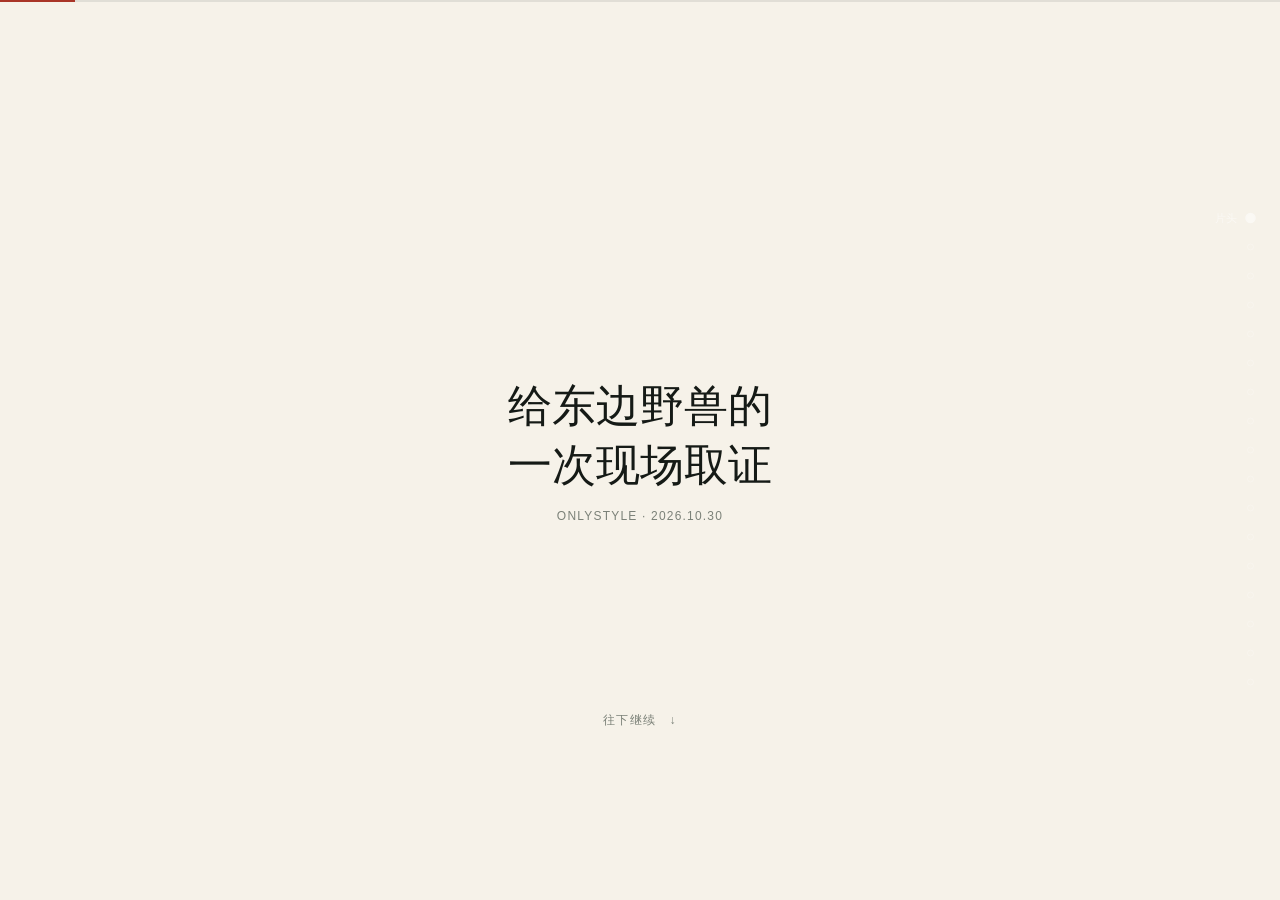
<file: herbeast/index.html>
<!DOCTYPE html>
<html lang="zh-CN">
<head>
<meta charset="utf-8">
<meta name="viewport" content="width=device-width,initial-scale=1">
<link rel="icon" href="data:image/svg+xml,%3Csvg%20xmlns%3D%27http%3A%2F%2Fwww.w3.org%2F2000%2Fsvg%27%20viewBox%3D%270%200%2064%2064%27%3E%3Crect%20width%3D%2764%27%20height%3D%2764%27%20rx%3D%2714%27%20fill%3D%27%23F6F2E9%27%2F%3E%3Ccircle%20cx%3D%2732%27%20cy%3D%2732%27%20r%3D%2719%27%20fill%3D%27none%27%20stroke%3D%27%2322433A%27%20stroke-width%3D%275%27%2F%3E%3Ccircle%20cx%3D%2732%27%20cy%3D%2732%27%20r%3D%275.5%27%20fill%3D%27%23A93527%27%2F%3E%3C%2Fsvg%3E">
<link rel="apple-touch-icon" href="data:image/svg+xml,%3Csvg%20xmlns%3D%27http%3A%2F%2Fwww.w3.org%2F2000%2Fsvg%27%20viewBox%3D%270%200%2064%2064%27%3E%3Crect%20width%3D%2764%27%20height%3D%2764%27%20rx%3D%2714%27%20fill%3D%27%23F6F2E9%27%2F%3E%3Ccircle%20cx%3D%2732%27%20cy%3D%2732%27%20r%3D%2719%27%20fill%3D%27none%27%20stroke%3D%27%2322433A%27%20stroke-width%3D%275%27%2F%3E%3Ccircle%20cx%3D%2732%27%20cy%3D%2732%27%20r%3D%275.5%27%20fill%3D%27%23A93527%27%2F%3E%3C%2Fsvg%3E">
<meta name="robots" content="noindex,nofollow,noarchive">
<meta name="referrer" content="no-referrer">
<title>东边野兽 · 一镜到底演示台</title>
<style>
  :root{
    --paper:#F6F2E9;
    --paper-2:#EFE9DC;
    --ink:#151A16;
    --ink-2:#3D453E;
    --ink-3:#7B8178;
    --green:#22433A;
    --green-2:#3C6155;
    --red:#A93527;
    --gold:#A8874A;
    --line:rgba(21,26,22,.16);
    --line-2:rgba(21,26,22,.09);
    --serif:"Songti SC","Source Han Serif SC","Noto Serif SC",STSong,SimSun,serif;
    --sans:"PingFang SC","Microsoft YaHei","Helvetica Neue",Arial,sans-serif;
    --mono:"Spline Sans Mono",ui-monospace,"SF Mono",Consolas,monospace;
  }
  *{box-sizing:border-box}
  html,body{margin:0;padding:0;height:100%}
  body{
    background:var(--paper);color:var(--ink);
    font-family:var(--sans);
    -webkit-font-smoothing:antialiased;
    overflow:hidden;
  }
  /* 纸纹 */
  body::before{
    content:"";position:fixed;inset:0;pointer-events:none;z-index:0;opacity:.5;
    background-image:url("data:image/svg+xml;utf8,%3Csvg xmlns='http://www.w3.org/2000/svg' width='140' height='140'%3E%3Cfilter id='n'%3E%3CfeTurbulence type='fractalNoise' baseFrequency='.9' numOctaves='3'/%3E%3CfeColorMatrix type='saturate' values='0'/%3E%3C/filter%3E%3Crect width='140' height='140' filter='url(%23n)' opacity='.055'/%3E%3C/svg%3E");
  }

  /* ── 顶部进度 ── */
  .prog{position:fixed;top:0;left:0;right:0;height:2px;background:var(--line-2);z-index:40}
  .prog i{display:block;height:100%;width:0;background:var(--red);transition:width .45s cubic-bezier(.4,0,.2,1)}

  /* ── 右侧轨道 ── */
  .rail{
    position:fixed;right:26px;top:50%;transform:translateY(-50%);
    z-index:40;display:flex;flex-direction:column;gap:14px;
  }
  .rail button{
    display:flex;align-items:center;gap:0;justify-content:flex-end;
    border:0;background:none;padding:0;cursor:pointer;
    font:inherit;color:var(--ink-3);
  }
  .rail .t{
    font-size:11px;letter-spacing:.06em;white-space:nowrap;
    opacity:0;transform:translateX(6px);transition:.25s;margin-right:9px;
  }
  .rail .d{
    width:7px;height:7px;border-radius:50%;
    border:1px solid var(--ink-3);background:transparent;
    transition:.25s;flex:0 0 auto;
  }
  .rail button:hover .t,.rail button:focus-visible .t{opacity:1;transform:none}
  .rail button.on .d{background:var(--red);border-color:var(--red);transform:scale(1.5)}
  .rail button.on .t{opacity:1;transform:none;color:var(--red)}
  /* 片头是深色视频底，深灰轨道点压上去很扎眼 —— 换成白色系并整体压暗，指过去才亮 */
  body.on-intro .rail{opacity:.5;transition:opacity .3s}
  body.on-intro .rail:hover{opacity:1}
  body.on-intro .rail button{color:rgba(255,255,255,.72)}
  body.on-intro .rail .d{border-color:rgba(255,255,255,.5)}
  body.on-intro .rail button.on .d{background:#fff;border-color:#fff}
  body.on-intro .rail button.on .t{color:#fff}

  /* ── 舞台 ── */
  .deck{
    position:relative;z-index:1;height:100vh;overflow-y:auto;overflow-x:hidden;
    scroll-snap-type:y mandatory;
    scroll-behavior:smooth;
    scrollbar-width:none;
  }
  .deck::-webkit-scrollbar{display:none}

  .screen{
    min-height:100vh;scroll-snap-align:start;scroll-snap-stop:always;
    display:flex;align-items:center;
    padding:clamp(40px,5vh,72px) 0;
    position:relative;
  }
  .wrap{width:100%;max-width:min(1440px,82vw);margin:0 auto;padding:0 clamp(28px,4.4vw,64px)}
  .wrap.wide{max-width:min(1560px,93vw)}

  /* 每屏左上角章节标记 */
  .mark{
    display:flex;align-items:center;gap:12px;
    font-size:11px;letter-spacing:.22em;color:var(--ink-3);
    text-transform:uppercase;margin-bottom:clamp(18px,3vh,34px);
  }
  .mark::before{content:"";width:26px;height:1px;background:var(--gold)}
  .mark b{font-weight:600;color:var(--green);letter-spacing:.1em}

  h1{
    font-family:var(--serif);font-weight:600;
    font-size:clamp(38px,5.4vw,84px);line-height:1.14;
    letter-spacing:-.01em;margin:0 0 26px;
  }
  h2{
    font-family:var(--serif);font-weight:600;
    font-size:clamp(26px,3.4vw,52px);line-height:1.28;
    letter-spacing:-.005em;margin:0 0 14px;
  }
  .lead{
    font-size:clamp(15px,1.4vw,19px);line-height:1.85;color:var(--ink-2);
    max-width:44em;margin:0;
  }
  .lead.sm{font-size:clamp(13px,1.15vw,16px);color:var(--ink-3)}

  /* 入场 */
  .rv{opacity:0;transform:translateY(16px);transition:opacity .62s ease,transform .62s cubic-bezier(.2,.7,.3,1)}
  .screen.in .rv{opacity:1;transform:none}
  .screen.in .rv:nth-child(1){transition-delay:.04s}
  .screen.in .rv:nth-child(2){transition-delay:.1s}
  .screen.in .rv:nth-child(3){transition-delay:.16s}
  .screen.in .rv:nth-child(4){transition-delay:.22s}
  .screen.in .rv:nth-child(5){transition-delay:.28s}
  .screen.in .rv:nth-child(6){transition-delay:.34s}
  @media (prefers-reduced-motion:reduce){.rv{transition:none;opacity:1;transform:none}}

  /* ── 片头（品牌片完整版 3'47"） ── */
  .intro{
    background:#0A0E12;padding:0;overflow:hidden;position:relative;
    align-items:center;justify-content:center;
  }
  .intro video{
    position:absolute;inset:0;width:100%;height:100%;
    object-fit:cover;opacity:0;transition:opacity .9s ease;
  }
  .intro.playing video{opacity:1}
  /* 16:9 片子在任何非 16:9 的屏上都可能把字幕两端裁掉 —— 竖屏和超宽屏一律留黑边 */
  @media (max-aspect-ratio:4/3), (min-aspect-ratio:2/1){
    .intro video{object-fit:contain}
  }
  .intro .veil{
    position:absolute;inset:0;pointer-events:none;
    background:
      radial-gradient(120% 90% at 50% 45%, transparent 40%, rgba(6,9,12,.55) 100%),
      linear-gradient(to bottom, rgba(6,9,12,.35), transparent 22%, transparent 72%, rgba(6,9,12,.6));
  }
  .intro .fadeout{
    position:absolute;inset:0;background:var(--paper);opacity:0;
    transition:opacity 1.1s ease;pointer-events:none;
  }
  .intro.done .fadeout{opacity:1}
  .intro.done .meta{color:rgba(21,26,22,.4)}
  .intro.done .meta b{color:rgba(21,26,22,.68)}
  .intro.done .skip{opacity:0;pointer-events:none}
  .intro .cont{
    position:absolute;left:0;right:0;bottom:19%;z-index:4;text-align:center;
    font-size:12px;letter-spacing:.12em;color:var(--ink-3);
    opacity:0;transform:translateY(8px);transition:opacity .7s ease .5s,transform .7s ease .5s;
    pointer-events:none;
  }
  .intro.done .cont{opacity:1;transform:none}
  .intro .cont span{display:inline-block;margin-left:8px;animation:bob 1.9s ease-in-out infinite}
  .intro .skip{
    position:absolute;right:clamp(24px,3.4vw,48px);bottom:clamp(24px,3.4vw,44px);z-index:4;
    display:flex;align-items:center;gap:10px;
    background:none;border:0;cursor:pointer;font:inherit;
    font-size:11px;letter-spacing:.16em;color:rgba(255,255,255,.55);
    padding:8px 2px;transition:color .25s;
  }
  .intro .skip:hover{color:#fff}
  .intro .skip::after{content:"↓";font-size:13px;animation:bob 1.9s ease-in-out infinite}
  .intro .meta{
    position:absolute;left:clamp(24px,3.4vw,48px);bottom:clamp(24px,3.4vw,44px);z-index:4;
    font-size:10.5px;letter-spacing:.2em;color:rgba(255,255,255,.4);line-height:1.9;
  }
  .intro .meta b{color:rgba(255,255,255,.75);font-weight:500;letter-spacing:.14em}
  .intro .fallback{
    position:relative;z-index:2;display:none;text-align:center;padding:0 32px;
  }
  .intro.no-video{background:var(--paper)}
  .intro.no-video .fallback{display:block}
  .intro.no-video .skip,.intro.no-video .meta,.intro.no-video .veil{display:none}
  .intro.no-video .cont{opacity:1;transform:none}
  .intro.no-video .fallback .big{
    font-family:var(--serif);font-size:clamp(26px,3.4vw,48px);color:var(--ink);line-height:1.35;
  }
  .intro.no-video .fallback .sm{font-size:12px;color:var(--ink-3);margin-top:14px;letter-spacing:.1em}

  /* 片头：时间码 + 声音开关 + 可拖进度 */
  .intro .iaudio{
    position:absolute;right:clamp(24px,3.4vw,48px);bottom:calc(clamp(24px,3.4vw,44px) + 32px);z-index:6;
    display:flex;align-items:center;gap:clamp(10px,1.4vw,18px);
    transition:opacity .4s ease;
  }
  .intro.done .iaudio{opacity:0;pointer-events:none}
  .intro.no-video .iaudio{display:none}
  .intro .vtime{
    font-family:var(--mono);font-size:10.5px;letter-spacing:.08em;
    color:rgba(255,255,255,.42);font-variant-numeric:tabular-nums;
  }
  .intro .on-audio .vtime{color:rgba(255,255,255,.58)}
  .intro .snd{display:flex;align-items:center;gap:9px;color:rgba(255,255,255,.55)}
  .intro .sndBtn{
    display:flex;align-items:center;gap:7px;background:none;border:0;cursor:pointer;
    font:inherit;font-size:10.5px;letter-spacing:.16em;color:inherit;padding:6px 0;
    transition:color .22s;
  }
  .intro .sndBtn:hover{color:#fff}
  .intro .sndBtn svg{width:15px;height:15px;display:block;flex:0 0 auto}
  .intro .sndBtn .wave{opacity:0;transition:opacity .2s}
  .intro.on-audio .sndBtn .wave{opacity:1}
  .intro .sndBtn .slash{opacity:1;transition:opacity .2s}
  .intro.on-audio .sndBtn .slash{opacity:0}
  .intro .sndVol{
    -webkit-appearance:none;appearance:none;height:2px;width:0;opacity:0;
    background:rgba(255,255,255,.34);border-radius:2px;cursor:pointer;
    transition:width .32s ease,opacity .32s ease;
  }
  .intro.on-audio .sndVol{width:66px;opacity:1}
  .intro .sndVol::-webkit-slider-thumb{
    -webkit-appearance:none;width:9px;height:9px;border-radius:50%;background:#fff;cursor:pointer;
  }
  .intro .sndVol::-moz-range-thumb{width:9px;height:9px;border:0;border-radius:50%;background:#fff}
  .intro .vbar{
    position:absolute;left:0;right:0;bottom:0;height:3px;z-index:6;cursor:pointer;
    background:rgba(255,255,255,.12);transition:opacity .4s ease;
  }
  /* 热区加高到 20px，否则 3px 的细线根本点不中 */
  .intro .vbar::after{content:"";position:absolute;left:0;right:0;bottom:0;height:22px}
  .intro .vbar i{display:block;height:100%;width:0;background:rgba(255,255,255,.7)}
  .intro.done .vbar{opacity:0;pointer-events:none}
  .intro.no-video .vbar{display:none}
  @media (max-width:760px){
    .intro .iaudio{left:auto;right:clamp(20px,5vw,32px);bottom:calc(clamp(20px,5vw,32px) + 46px);justify-content:flex-end}
    .intro.on-audio .sndVol{width:46px}
    .intro .skip{font-size:10.5px;letter-spacing:.12em}
  }

  /* ── 封面 ── */
  .cover .kicker{
    display:flex;align-items:baseline;gap:14px;flex-wrap:wrap;
    font-size:clamp(12px,1.1vw,14px);letter-spacing:.16em;color:var(--ink-3);margin-bottom:clamp(24px,4vh,44px);
  }
  .cover .kicker b{color:var(--ink);font-weight:600;letter-spacing:.08em}
  .cover h1 .hl{color:var(--red)}
  .cover .sub{
    font-family:var(--serif);font-size:clamp(16px,1.6vw,22px);line-height:1.9;
    color:var(--ink-2);max-width:36em;margin:0 0 clamp(30px,5vh,54px);
  }
  .cover .foot{
    display:flex;align-items:center;gap:16px;
    font-size:12px;letter-spacing:.14em;color:var(--ink-3);
  }
  .cover .foot span.line{width:52px;height:1px;background:var(--line)}
  .arrow{display:inline-block;animation:bob 1.9s ease-in-out infinite}
  @keyframes bob{0%,100%{transform:translateY(0)}50%{transform:translateY(5px)}}

  /* ── 引言四卡 ── */
  .qgrid{display:grid;grid-template-columns:1fr 1fr;grid-auto-rows:1fr;gap:clamp(12px,1.6vw,20px);margin-top:clamp(20px,3.4vh,34px)}
  .qcard{
    background:rgba(255,255,255,.5);
    border:1px solid var(--line);border-top:2px solid var(--ink);
    padding:clamp(14px,1.5vw,20px) clamp(15px,1.6vw,22px);
    display:flex;flex-direction:column;gap:11px;
  }
  .qcard .qq{
    font-size:clamp(11px,1vw,12.5px);color:var(--ink-3);letter-spacing:.04em;
    display:flex;gap:8px;align-items:baseline;
  }
  .qcard .qq i{font-style:normal;font-family:var(--mono);color:var(--gold);font-size:11px}
  .qcard .qq span{color:var(--ink);font-size:clamp(12px,1.1vw,13.5px)}
  .qcard .aa{
    font-family:var(--serif);font-size:clamp(14px,1.35vw,17px);line-height:1.72;color:var(--ink);
  }
  .qcard .aa em{font-style:normal;background:rgba(169,53,39,.075);box-shadow:inset 0 -1px 0 rgba(169,53,39,.34);padding:0 1px}
  .qcard .fix{
    font-size:clamp(11.5px,1.06vw,13px);line-height:1.62;color:var(--red);
    border-top:1px dashed rgba(169,53,39,.3);padding-top:9px;
  }
  .qcard .fix::before{content:"批注 · ";color:var(--ink-3);letter-spacing:.02em}

  /* ── 四版本对照（同一问题连问四次） ── */
  .vgrid{display:grid;grid-template-columns:repeat(4,1fr);grid-auto-rows:1fr;gap:clamp(10px,1.2vw,16px);margin-top:clamp(20px,3.2vh,32px)}
  .vcard{border:1px solid var(--line);background:rgba(255,255,255,.5);padding:clamp(13px,1.3vw,19px);display:flex;flex-direction:column;gap:10px}
  .vcard .vn{font-family:var(--mono);font-size:10px;letter-spacing:.16em;color:var(--ink-3)}
  .vcard .vt{font-size:clamp(11.8px,1.06vw,13.8px);line-height:1.7;color:var(--ink-2)}
  .vcard .vt em{font-style:normal;background:rgba(169,53,39,.075);box-shadow:inset 0 -1px 0 rgba(169,53,39,.34);padding:0 1px}
  .vcard .vt .ok{background:rgba(34,67,58,.075);box-shadow:inset 0 -1px 0 rgba(34,67,58,.3)}
  .vcard dl{margin:auto 0 0;display:grid;grid-template-columns:auto 1fr;gap:4px 9px;border-top:1px dashed var(--line);padding-top:9px}
  .vcard dt{font-size:10px;letter-spacing:.06em;color:var(--ink-3);white-space:nowrap}
  .vcard dd{margin:0;font-size:clamp(10.5px,.95vw,12px);color:var(--ink);letter-spacing:.01em}
  .vcard dd.bad{color:var(--red)}
  .vcard dd.gone{color:var(--ink-3);font-style:italic}

  .vline{display:flex;gap:clamp(16px,2.6vw,36px);flex-wrap:wrap;align-items:flex-start;border-top:1px solid var(--line-2);margin-top:clamp(16px,2.6vh,26px);padding-top:clamp(11px,1.8vh,17px)}
  .vline .k{flex:1 1 52%;font-family:var(--serif);font-size:clamp(15px,1.65vw,22px);line-height:1.55;color:var(--ink)}
  .vline .k b{color:var(--red);font-weight:600}
  .vline .s{flex:1 1 42%;font-size:clamp(11.5px,1.04vw,13px);line-height:1.72;color:var(--ink-3)}
  .vline .s b{color:var(--ink-2);font-weight:500}


  /* 一句人话：专业词后面紧跟的翻译。整页只靠这一条把门槛降下来 */
  .plain{
    font-size:clamp(11.5px,1.02vw,13px);line-height:1.7;color:var(--ink-3);
    border-left:2px solid var(--gold);padding-left:11px;margin:9px 0 0;
  }
  .plain b{color:var(--ink-2);font-weight:600}
  .trio + .plain{margin-top:clamp(15px,2.3vh,21px)}

  /* 封面这一趟要看三件事 */
  .agenda{
    display:flex;gap:clamp(18px,3vw,44px);flex-wrap:wrap;
    margin:clamp(22px,3.6vh,36px) 0 clamp(16px,2.4vh,24px);
    padding-top:clamp(14px,2.2vh,20px);
    border-top:1px solid var(--line-2);
  }
  .agenda div{display:flex;align-items:baseline;gap:9px;font-size:clamp(11.5px,1.05vw,13.5px);color:var(--ink-2);line-height:1.6}
  .agenda i{font-style:normal;font-family:var(--mono);font-size:11px;color:var(--gold)}
  .agenda b{color:var(--ink);font-weight:600}

  /* ── 真机：截图 + 编号热点 ── */
  .split{
    display:grid;grid-template-columns:minmax(266px,27%) 1fr;
    gap:clamp(14px,1.9vw,26px);align-items:start;
    margin-top:clamp(12px,2vh,20px);
  }
  /* 🔴 grid 子项默认 min-width:auto，图片的固有宽度会把整列撑出去，必须归零 */
  .split > *{min-width:0}
  .split .side{display:flex;flex-direction:column;gap:11px}
  .split .side h2{font-size:clamp(18px,1.85vw,28px);margin-bottom:2px}
  .side .pt{display:flex;gap:9px;font-size:clamp(11.5px,1.02vw,13px);line-height:1.72;color:var(--ink-2);margin:0}
  .side .pt i{
    flex:0 0 auto;display:grid;place-items:center;width:17px;height:17px;border-radius:50%;
    background:var(--ink);color:var(--paper);font:600 9.5px/1 var(--mono);font-style:normal;margin-top:3px;
  }
  .side .pt b{color:var(--ink);font-weight:600}
  .side .pt .r{color:var(--red)}

  .shot{position:relative;border:1px solid var(--line);background:#fff;box-shadow:0 20px 46px -24px rgba(21,26,22,.4)}
  .shot .bar{
    display:flex;align-items:center;gap:7px;padding:7px 11px;
    border-bottom:1px solid var(--line-2);background:var(--paper-2);
    font-size:10.5px;color:var(--ink-3);letter-spacing:.05em;
  }
  .shot .bar b{color:var(--ink-2);font-weight:600}
  .shot .bar .live{
    margin-left:auto;display:inline-flex;align-items:center;gap:5px;
    font-family:var(--mono);font-size:9px;letter-spacing:.1em;color:var(--green-2);
  }
  .shot .bar .live::before{content:"";width:5px;height:5px;border-radius:50%;background:var(--green-2)}
  .shot .cap{padding:8px 12px;border-top:1px solid var(--line-2);font-size:11px;color:var(--ink-3);line-height:1.6}
  .shot .cap b{color:var(--ink-2);font-weight:600}
  .shot .frame{position:relative;line-height:0}

  .hot{
    position:absolute;width:25px;height:25px;border-radius:50%;
    transform:translate(-50%,-50%);
    background:var(--red);color:#fff;border:2px solid rgba(255,255,255,.92);
    font:600 11.5px/1 var(--mono);cursor:pointer;padding:0;
    display:grid;place-items:center;z-index:3;
    box-shadow:0 3px 12px rgba(21,26,22,.4);
    transition:transform .18s,background .18s;
  }
  .hot:hover{transform:translate(-50%,-50%) scale(1.16)}
  .hot::before{
    content:"";position:absolute;inset:-7px;border-radius:50%;
    border:1px solid rgba(169,53,39,.55);animation:ring 2.6s ease-out infinite;
  }
  @keyframes ring{0%{transform:scale(.78);opacity:.85}72%{transform:scale(1.4);opacity:0}100%{opacity:0}}
  .hot.on{background:#fff;color:var(--red);border-color:var(--red);transform:translate(-50%,-50%) scale(1.1)}
  .hot.on::before{display:none}
  @media (prefers-reduced-motion:reduce){.hot::before{animation:none}}

  .tip{
    position:absolute;z-index:6;width:min(272px,72%);
    background:rgba(21,26,22,.97);color:#EFE9DC;
    padding:11px 13px;font-size:11.8px;line-height:1.7;
    border-left:2px solid var(--red);
    box-shadow:0 14px 34px rgba(10,14,12,.4);
    opacity:0;transform:translateY(4px);pointer-events:none;
    transition:opacity .2s,transform .2s;
  }
  .tip.on{opacity:1;transform:none}
  .tip b{color:#fff;font-weight:600}
  .tip .tn{font-family:var(--mono);font-size:9px;letter-spacing:.14em;color:var(--gold);display:block;margin-bottom:5px}

  @media (max-width:1000px){
    .split{grid-template-columns:1fr}
  }

  /* 点图放大：截图里的字在投影上太小，看不清就点开看原图 */
  .lb{
    position:fixed;inset:0;z-index:60;background:rgba(10,14,12,.95);
    display:none;align-items:center;justify-content:center;padding:2.5vh 2vw;cursor:zoom-out;
  }
  .lb.on{display:flex}
  .lb img{max-width:100%;max-height:95vh;box-shadow:0 30px 90px rgba(0,0,0,.7)}
  .lb .hint{
    position:absolute;bottom:12px;left:0;right:0;text-align:center;
    font-size:11px;letter-spacing:.14em;color:rgba(255,255,255,.45);
  }
  .shot .frame img{display:block;width:100%;height:auto;cursor:zoom-in}

  /* 两个客户 */
  .duo{display:grid;grid-template-columns:1fr 1fr;gap:clamp(14px,2vw,26px);margin-top:clamp(16px,2.6vh,26px)}
  .duo .who{border:1px solid var(--line);background:rgba(255,255,255,.5);padding:clamp(15px,1.7vw,23px);display:flex;flex-direction:column}
  .duo .who.now{border-color:rgba(169,53,39,.3);border-top:2px solid var(--red)}
  .duo .who .nm{font-family:var(--serif);font-size:clamp(18px,1.9vw,25px);line-height:1.3}
  .duo .who .ty{font-size:11px;letter-spacing:.12em;color:var(--ink-3);margin-top:6px}
  .duo .who dl{display:grid;grid-template-columns:auto 1fr;gap:8px 14px;margin:clamp(14px,2vh,20px) 0 0;padding-top:clamp(12px,1.8vh,16px);border-top:1px solid var(--line-2)}
  .duo .who dt{font-size:11px;color:var(--ink-3);white-space:nowrap}
  .duo .who dd{margin:0;font-size:clamp(12px,1.1vw,13.5px);color:var(--ink);line-height:1.5}
  .duo .who dd b{font-family:var(--mono);font-size:clamp(13px,1.2vw,15px);font-weight:600}
  .duo .who dd.pending{color:var(--ink-3);font-style:italic}
  @media (max-width:900px){.duo{grid-template-columns:1fr}}

  .stamp{
    display:inline-flex;align-items:center;gap:8px;
    font-size:11.5px;letter-spacing:.08em;color:var(--ink-3);
    border:1px solid var(--line);padding:5px 11px;background:rgba(255,255,255,.42);
  }
  .stamp b{color:var(--green);font-weight:600;letter-spacing:.04em}

  /* ── 阶梯 ── */
  .steps{display:flex;flex-direction:column;gap:clamp(10px,1.5vh,16px);margin-top:clamp(20px,3.4vh,32px)}
  .step{
    display:grid;grid-template-columns:150px 1fr;gap:clamp(14px,2vw,26px);align-items:center;
    border:1px solid var(--line);background:rgba(255,255,255,.46);
    padding:clamp(13px,1.5vw,18px) clamp(14px,1.6vw,22px);
    position:relative;
  }
  .step::before{content:"";position:absolute;left:0;top:0;bottom:0;width:3px;background:var(--ink-3)}
  .step.ok::before{background:var(--green-2)}
  .step.bad::before{background:var(--red)}
  .step .lh{font-size:clamp(12px,1.06vw,13.5px);line-height:1.55}
  .step .lh b{display:block;font-size:clamp(13.5px,1.25vw,15.5px);margin-bottom:5px;font-weight:600}
  .step .lh code{
    font-family:var(--mono);font-size:11.5px;color:var(--ink-2);
    background:var(--paper-2);padding:2px 6px;letter-spacing:.01em;
  }
  .step .rh{display:flex;flex-wrap:wrap;gap:6px;align-items:center}
  .chip{
    font-size:clamp(10.5px,1vw,13px);padding:4px 9px;
    background:var(--paper-2);color:var(--ink-2);border:1px solid transparent;
    white-space:nowrap;max-width:210px;overflow:hidden;text-overflow:ellipsis;
  }
  .chip.hit{background:rgba(34,67,58,.1);color:var(--green);border-color:rgba(34,67,58,.28)}
  .chip.miss{background:rgba(169,53,39,.07);color:var(--red);border-color:rgba(169,53,39,.22)}
  .step .verdict{
    grid-column:1/-1;justify-self:end;
    font-size:10.5px;letter-spacing:.08em;padding:0;margin-top:1px;
  }
  .step.ok .verdict{color:var(--green)}
  .step.bad .verdict{color:var(--red)}

  /* ── 对照表 ── */
  table.cmp{width:100%;border-collapse:collapse;margin-top:clamp(16px,2.6vh,26px);font-size:clamp(12.5px,1.15vw,16px)}
  table.cmp th,table.cmp td{
    text-align:left;padding:clamp(10px,1.35vh,15px) clamp(10px,1.2vw,16px);
    border-bottom:1px solid var(--line-2);vertical-align:top;line-height:1.6;
  }
  table.cmp thead th{
    font-size:11px;letter-spacing:.12em;color:var(--ink-3);font-weight:500;
    border-bottom:1px solid var(--line);padding-bottom:9px;white-space:nowrap;
  }
  table.cmp thead th.us{color:var(--red)}
  table.cmp td.dim{width:16%;color:var(--ink);font-weight:600;font-size:clamp(12px,1.08vw,14px);white-space:nowrap}
  table.cmp td.them{width:30%;color:var(--ink-3)}
  table.cmp td.us{width:32%;color:var(--ink);background:rgba(169,53,39,.045)}
  table.cmp td.why{width:22%;color:var(--green-2);font-size:clamp(11.5px,1.04vw,13px)}
  table.cmp tbody tr:last-child td{border-bottom:none}

  /* ── 两卡 ── */
  .two{display:grid;grid-template-columns:1fr 1fr;gap:clamp(14px,2vw,26px);margin-top:clamp(18px,3vh,30px)}
  .panel{border:1px solid var(--line);background:rgba(255,255,255,.5);padding:clamp(16px,1.8vw,24px);display:flex;flex-direction:column}
  .panel .tag{font-size:10.5px;letter-spacing:.16em;color:var(--gold);margin-bottom:10px}
  .panel h3{
    font-family:var(--serif);font-size:clamp(16px,1.6vw,21px);font-weight:600;
    margin:0 0 14px;line-height:1.5;
  }
  .panel .body{font-size:clamp(12.5px,1.14vw,14.5px);line-height:1.75;color:var(--ink-2);display:flex;flex-direction:column;flex:1}
  .panel .body .tail{margin-top:10px}

  .track{margin:14px 0 6px}
  .track .lbl{display:flex;justify-content:space-between;font-size:11.5px;color:var(--ink-3);margin-bottom:6px}
  .track .lbl b{font-family:var(--mono);font-size:13px;color:var(--ink)}
  .bar{height:9px;background:var(--paper-2);position:relative;overflow:hidden}
  .bar i{position:absolute;left:0;top:0;bottom:0;background:var(--green-2);width:0;transition:width .9s cubic-bezier(.2,.7,.3,1) .25s}
  .bar.bad i{background:var(--red)}
  .screen.in .bar i{width:var(--w)}
  .strike{display:flex;gap:8px;align-items:baseline;margin:15px 0 4px;font-size:clamp(13.5px,1.28vw,16.5px);line-height:1.6;color:var(--ink-2)}
  .strike b{color:var(--red);font-weight:400;font-size:clamp(13px,1.2vw,15px);flex:0 0 auto}
  .warn{margin:0 0 8px;padding-left:clamp(21px,1.9vw,24px);font-size:clamp(11.5px,1.04vw,13px);color:var(--red);line-height:1.55}

  /* 三态 */
  .states{display:flex;gap:8px;margin-top:12px}
  .states div{flex:1;text-align:center;border:1px solid var(--line);padding:10px 4px;background:rgba(255,255,255,.4)}
  .states b{display:block;font-family:var(--mono);font-size:clamp(17px,1.9vw,24px);line-height:1.2}
  .states span{font-size:10.5px;color:var(--ink-3);letter-spacing:.04em}
  .states .s1 b{color:var(--ink-3)}
  .states .s2 b{color:var(--gold)}
  .states .s3 b{color:var(--green)}

  /* 口吻对照 */
  .voice{display:grid;grid-template-columns:1fr 1fr;gap:clamp(14px,2vw,24px);margin-top:clamp(16px,2.6vh,26px)}
  .voice .col{border:1px solid var(--line);background:rgba(255,255,255,.5);padding:clamp(15px,1.7vw,22px);display:flex;flex-direction:column}
  .voice .col.bad{border-color:rgba(169,53,39,.22);border-left:3px solid rgba(169,53,39,.5)}
  .voice .col.ok{border-color:rgba(34,67,58,.26);border-left:3px solid rgba(34,67,58,.55)}
  .voice .why{margin-top:auto}
  .voice .hd{
    display:flex;justify-content:space-between;align-items:baseline;gap:10px;
    font-size:11px;letter-spacing:.1em;color:var(--ink-3);margin-bottom:12px;
    padding-bottom:9px;border-bottom:1px solid var(--line-2);
  }
  .voice .hd b{font-size:11.5px;letter-spacing:.06em;color:var(--ink);font-weight:600}
  .voice .col.bad .hd b{color:var(--red)}
  .voice .col.ok .hd b{color:var(--green)}
  .voice p{
    font-family:var(--serif);font-size:clamp(13.5px,1.3vw,16.5px);line-height:1.85;
    margin:0 0 12px;color:var(--ink);
  }
  .voice p:last-child{margin-bottom:0}
  .voice .why{font-size:clamp(11.5px,1.06vw,13px);line-height:1.6;color:var(--ink-2);border-top:1px dashed var(--line);padding-top:9px;margin-top:auto}

  /* 发射台 */
  .flow{display:grid;grid-template-columns:repeat(4,1fr);margin-top:clamp(18px,3vh,30px)}
  .node{position:relative;border-top:2px solid var(--ink);padding:clamp(16px,2vh,22px) clamp(16px,2vw,28px) 0 0}
  .node::before{
    content:"";position:absolute;left:0;top:-5px;width:8px;height:8px;border-radius:50%;
    background:var(--ink);
  }
  .node .n{font-family:var(--serif);font-size:clamp(28px,3.6vw,54px);line-height:1;color:var(--ink);margin-bottom:9px}
  .node .t{font-size:clamp(12px,1.1vw,14px);color:var(--ink);letter-spacing:.04em;font-weight:600}
  .node .d{font-size:11.5px;color:var(--ink-3);margin-top:6px;line-height:1.5}
  .node.alert{border-top-color:var(--red)}
  .node.alert::before{background:var(--red)}
  .node.alert .n{color:var(--red)}
  .flow-note{
    display:flex;justify-content:space-between;gap:20px;flex-wrap:wrap;
    border-top:1px solid var(--line-2);margin-top:6px;padding-top:10px;
    font-size:clamp(11.5px,1.05vw,13px);color:var(--ink-3);line-height:1.6;
  }
  .flow-note b{color:var(--red);font-weight:600}

  .chan{width:100%;border-collapse:collapse;margin-top:clamp(12px,2vh,18px);font-size:clamp(11.5px,1.04vw,13px)}
  .chan td{padding:7px clamp(8px,1vw,12px);border-bottom:1px solid var(--line-2)}
  .chan tr:last-child td{border-bottom:none}
  .chan td.p{font-weight:600;width:19%}
  .chan td.g{width:15%;white-space:nowrap}
  .chan td.r{color:var(--ink-3);line-height:1.45;font-size:clamp(11.5px,1.02vw,13px)}
  .dot{display:inline-block;width:6px;height:6px;border-radius:50%;margin-right:6px;vertical-align:1px}
  .dot.a{background:var(--green-2)}
  .dot.b{background:var(--gold)}
  .dot.c{background:var(--ink-3)}
  .dot.d{background:var(--red)}

  /* 收口 */
  .close h1{font-size:clamp(32px,4.6vw,64px);margin-bottom:clamp(20px,3vh,32px)}
  .acts{display:grid;grid-template-columns:repeat(3,1fr);gap:clamp(12px,1.6vw,20px);margin:clamp(20px,3.4vh,32px) 0}
  /* ── 成绩屏：数字墙 ── */
  .facts{display:grid;grid-template-columns:repeat(6,1fr);column-gap:clamp(10px,1.5vw,22px);
    margin-top:clamp(16px,2.8vh,26px);border-top:2px solid var(--ink);padding-top:clamp(13px,2.1vh,19px)}
  .fact b{display:block;font-family:var(--serif);font-size:clamp(23px,2.6vw,38px);line-height:1;
    color:var(--ink);letter-spacing:-.015em;white-space:nowrap}
  .fact b span{font-size:.5em;margin-left:2px;color:var(--ink-2)}
  .fact i{display:block;font-style:normal;font-size:clamp(10px,.9vw,11.8px);line-height:1.55;
    color:var(--ink-3);margin-top:9px}
  .fact i b{display:inline;font-family:var(--sans);font-size:inherit;color:var(--green-2);
    font-weight:600;letter-spacing:0}
  /* ── 出海体检新增 ── */
  table.tbl{width:100%;border-collapse:collapse;margin-top:clamp(14px,2.4vh,22px);font-size:clamp(11.8px,1.08vw,14.5px)}
  table.tbl th,table.tbl td{border-bottom:1px solid var(--line-2);padding:clamp(8px,1.2vh,12px) 11px;text-align:left;vertical-align:top;line-height:1.6}
  table.tbl thead th{font-size:10.5px;letter-spacing:.12em;color:var(--ink-3);font-weight:500;border-bottom:1px solid var(--line)}
  table.tbl td.k{font-family:var(--mono);font-size:clamp(11px,1vw,13px);color:var(--ink);font-weight:600;white-space:nowrap}
  table.tbl td.bad{color:var(--red)}
  table.tbl td.ok{color:var(--green)}
  table.tbl td.mut{color:var(--ink-3);font-size:clamp(11px,.98vw,13px)}
  .trio{display:grid;grid-template-columns:repeat(3,1fr);gap:clamp(12px,1.6vw,20px);margin-top:clamp(16px,2.6vh,24px)}
  .trio > .panel{margin:0}
  .note-box{
    border-left:3px solid var(--red);background:rgba(169,53,39,.05);
    padding:clamp(10px,1.4vh,14px) clamp(12px,1.4vw,16px);
    margin-top:clamp(13px,2vh,19px);
    font-size:clamp(11.8px,1.04vw,14px);line-height:1.78;color:var(--ink-2);
  }
  @media (max-width:1000px){
    .facts{grid-template-columns:repeat(3,1fr);row-gap:clamp(14px,2vh,20px)}
    .fact b{font-size:clamp(22px,3.4vw,32px)}
    table.tbl td.k{white-space:normal}
    .trio{grid-template-columns:1fr}
  }

  .act{border-top:2px solid var(--ink);padding-top:14px}
  .act .num{font-family:var(--mono);font-size:11px;color:var(--gold);letter-spacing:.1em}
  .act h4{font-size:clamp(13.5px,1.3vw,16px);margin:7px 0 6px;font-weight:600}
  .act p{font-size:clamp(11.5px,1.06vw,13px);line-height:1.65;color:var(--ink-3);margin:0}
  .final{
    border-top:1px solid var(--line);padding-top:clamp(16px,2.4vh,24px);
    display:flex;justify-content:space-between;align-items:flex-end;gap:24px;flex-wrap:wrap;
  }
  .final .q{
    font-family:var(--serif);font-size:clamp(17px,1.9vw,24px);line-height:1.7;max-width:30em;
  }
  .final .q b{color:var(--red);font-weight:600}
  .final .sig{font-size:11.5px;color:var(--ink-3);line-height:1.9;text-align:right}

  /* ── 讲稿抽屉 ── */
  .notes{
    position:fixed;left:0;right:0;bottom:0;z-index:45;
    background:rgba(21,26,22,.96);color:#EFE9DC;
    transform:translateY(101%);transition:transform .3s cubic-bezier(.3,.8,.2,1);
    padding:16px clamp(24px,4vw,56px) 18px;
    max-height:38vh;overflow-y:auto;
  }
  .notes.on{transform:none}
  .notes .nh{
    display:flex;justify-content:space-between;align-items:center;gap:16px;
    font-size:10.5px;letter-spacing:.18em;color:rgba(239,233,220,.5);margin-bottom:8px;
  }
  .notes .nh b{color:var(--gold);letter-spacing:.1em;font-weight:600}
  .notes .nt{font-size:clamp(12.5px,1.2vw,15px);line-height:1.85;color:#EFE9DC}
  .notes .nt strong{color:#fff;font-weight:600}
  .keys{
    position:fixed;left:clamp(24px,4vw,56px);bottom:16px;z-index:30;
    display:flex;gap:16px;font-size:11px;letter-spacing:.1em;color:var(--ink-3);
  }
  .keys kbd{
    font-family:var(--mono);font-size:10px;border:1px solid var(--line);
    padding:1px 5px;margin-right:4px;background:rgba(255,255,255,.5);color:var(--ink-2);
  }
  .notes.on ~ .keys,body.on-intro .keys{display:none}

  /* 真机入口（只在本地跑时出现） */
  .livebtn{
    position:fixed;right:26px;bottom:14px;z-index:32;display:none;
    align-items:center;gap:6px;
    font-size:11px;letter-spacing:.1em;color:var(--ink-2);text-decoration:none;
    border:1px solid var(--line);background:rgba(255,255,255,.72);
    padding:6px 11px;backdrop-filter:blur(4px);
    transition:color .2s,border-color .2s;
  }
  .livebtn:hover{color:var(--red);border-color:rgba(169,53,39,.42)}
  .livebtn span{font-size:12px;line-height:1}
  body.on-intro .livebtn{display:none!important}
  .notes.on ~ .livebtn{display:none!important}

  @media (max-height:820px){
    .mark{margin-bottom:14px}
    h1{margin-bottom:18px}
    .qgrid{margin-top:14px;gap:10px}
    .vcard{padding:10px 12px;gap:7px}
    .qcard{gap:8px;padding:12px 14px}
    .qcard .aa{font-size:13px;line-height:1.6}
  }
  @media (max-width:900px){
    .qgrid,.two,.voice{grid-template-columns:1fr}
    .vgrid{grid-template-columns:1fr 1fr;gap:8px}
    .vline .k,.vline .s{flex:1 1 100%}
    .flow{grid-template-columns:1fr;gap:0}
    .node{border-top:0;border-left:2px solid var(--ink);padding:12px 0 16px 18px}
    .node::before{left:-5px;top:14px}
    .node.alert{border-left-color:var(--red)}
    .node .n{font-size:26px;margin-bottom:4px}
    .acts{grid-template-columns:1fr}
    .step{grid-template-columns:1fr;gap:8px}
    .step .verdict{position:static;transform:none;justify-self:start;background:none;padding:0}
    table.cmp{font-size:11.5px}
    table.cmp td.dim,table.cmp td.them,table.cmp td.us,table.cmp td.why{width:auto}
    .rail{display:none}
    .screen{align-items:flex-start;padding-top:56px}
    .cover{align-items:center;padding-top:clamp(40px,6vh,72px)}
  }
  @media print{
    body{overflow:visible}
    .deck{height:auto;overflow:visible}
    .screen{page-break-after:always;min-height:auto}
    .rail,.keys,.notes,.prog{display:none}
    .rv{opacity:1;transform:none}
    .bar i{width:var(--w)}
  }
</style>
</head>
<body>

<div class="prog"><i id="prog"></i></div>

<nav class="rail" id="rail" aria-label="章节导航"></nav>

<main class="deck" id="deck">

  <!-- ══════ 片头（品牌片完整版） ══════ -->
  <section class="screen intro" id="introScreen" data-title="片头" data-note="品牌片<strong>完整 3 分 47 秒</strong>，默认静音自动播（浏览器规定：不静音不许自动播）。按 <strong>M</strong> 或点右下「声音」开声，旁边那条可拖音量。<strong>空格</strong>=暂停/继续，<strong>底部进度条点哪跳哪</strong>。想整片放完就让它放完，放完自动泛白提示往下；想穿插着讲，前 40 秒后按空格停住接话，讲到方法论再拖到 1:42。随时 ↓ 跳过。">
    <video id="introVid" src="brand-intro.mp4" muted playsinline preload="auto"></video>
    <div class="veil"></div>
    <div class="fadeout"></div>
    <div class="cont">往下继续 <span>&darr;</span></div>
    <div class="fallback">
      <div class="big">给东边野兽的<br>一次现场取证</div>
      <div class="sm">ONLYSTYLE · 2026.10.30</div>
    </div>
    <div class="meta">
      <b>2026.10.30</b><br>东边野兽
    </div>
    <div class="iaudio">
      <span class="vtime" id="vtime">0:00 / 0:00</span>
      <div class="snd">
        <input class="sndVol" id="sndVol" type="range" min="0" max="100" value="85" aria-label="音量">
        <button class="sndBtn" id="sndBtn" type="button" aria-pressed="false" aria-label="声音开关">
          <svg viewBox="0 0 24 24" fill="none" stroke="currentColor" stroke-width="1.7" stroke-linecap="round" stroke-linejoin="round" aria-hidden="true">
            <path d="M4 9.5h3.2L12 5.4v13.2L7.2 14.5H4z"/>
            <path class="wave" d="M15.6 9.2a4 4 0 010 5.6"/>
            <path class="wave" d="M18.2 6.6a7.6 7.6 0 010 10.8"/>
            <path class="slash" d="M16 9l5 6M21 9l-5 6"/>
          </svg>
          <span id="sndTxt">无声</span>
        </button>
      </div>
    </div>
    <div class="vbar" id="vbar"><i id="vbarFill"></i></div>
    <button class="skip" type="button" id="skipIntro">跳过片头</button>
  </section>

  <!-- ══════ 0 封面 ══════ -->
  <section class="screen cover" data-title="开场" data-note="开场<strong>先夸，夸得具体</strong>。别讲产品、别讲功能，更不要提任何跟钱有关的事。<br>第一句：<strong>「来之前我们把你们这五年翻了一遍。有一件事想先说 —— 在国货集体做平替那几年，你们选了最贵的一条路，而且卖动了。」</strong>停住。<br>这句不是客套，后面屏幕上会出数字。对方听到数字的时候会坐直。<br>然后转场，只转一次：<strong>「今天不谈功能、不谈合作方式，只讲一件事 —— 下一个台阶在哪。」</strong>">
    <div class="wrap">
      <div class="kicker rv"><b>东边野兽</b><span>下一个台阶 · 现场</span></div>
      <h1 class="rv">你们已经证明了<br>「贵」能卖动。<br>接下来是<span class="hl">让世界找得到</span>。</h1>
      <p class="sub rv">东边野兽这五年做成了什么、现在卡在哪、下一个台阶从哪迈。<br>每个数字都标了出处 —— 你随手就能核。</p>

      <div class="agenda rv">
        <div><i>01</i><span><b>你们已经做到了什么</b> · 公开数据</span></div>
        <div><i>02</i><span><b>下一步卡在哪</b> · 三条实测</span></div>
        <div><i>03</i><span><b>怎么迈过去</b> · 可验收</span></div>
      </div>

      <div class="foot rv">
        <span class="line"></span>
        <span>2026 年 10 月 30 日 · 现场演示</span>
        <span style="margin-left:auto">往下 <span class="arrow">↓</span> 开始</span>
      </div>
    </div>
  </section>

  <!-- ══════ 1 成绩：先说你们已经做到的事 ══════ -->
  <section class="screen" data-title="你们已经做到的" data-note="这一屏的<strong>唯一目的：让他相信我们真的研究过他</strong>。不要念，让他自己扫。<br>先给一句定性：<strong>「在国货集体做平替的那几年，你们选了最贵的那条路。」</strong>然后指 808 那个数。<br>读到 4701 万那格补一句：<strong>「这个数是一年翻三倍半，同期整个国货高端线在往下走。」</strong><br>三句判语挑一句展开讲就够 —— 建议讲第二句（云南、景德镇那条供应链），因为它最不像客套话。<br>最后一句转场，只说一次：<strong>「这些我们不是为了夸你才查的，是为了判断下一步该往哪走。」</strong>">
    <div class="wrap">
      <div class="mark rv"><b>一</b><span>先说你们已经做到的事</span></div>
      <h2 class="rv">这五年，你们把「贵」卖成了「值」</h2>
      <p class="lead sm rv" style="margin-bottom:0">在国货集体做平替的那几年，你们选了最贵的一条路，而且卖动了。<br>到今天，也没几个国货品牌做成这件事。</p>

      <div class="facts">
        <div class="fact rv"><b>2000<span>万</span></b><i>面世一年，销售额接近</i></div>
        <div class="fact rv"><b>4701<span>万</span></b><i>主流电商 12 个月<br>同比 <b class="up">+358%</b></i></div>
        <div class="fact rv"><b>808<span>元</span></b><i>30ml 精华油定价<br>直逼国际大牌</i></div>
        <div class="fact rv"><b>50<span>强</span></b><i>入选 BeautyMatter<br>全球 50 个值得关注品牌</i></div>
        <div class="fact rv"><b>5<span>年</span></b><i>上海外滩源<br>五周年回顾展</i></div>
        <div class="fact rv"><b>伦敦</b><i>西区 Yan Lab 快闪店<br>出海第一站 · 2026.08</i></div>
      </div>

      <div class="acts">
        <div class="act rv">
          <div class="num">做对的第一件</div>
          <h4>在别人降价的时候，你们没降</h4>
          <p>一瓶 30ml 卖 808 元，直接对标国际高端线。现在回看，这是国货里极少数站住的价格带。</p>
        </div>
        <div class="act rv">
          <div class="num">做对的第二件</div>
          <h4>成分不是故事，是供应链</h4>
          <p>灵芝、松茸、普洱 —— 一个成分一条产地。云南塔城的共益合作社、景德镇的回收陶瓷，都是真去过的地方。</p>
        </div>
        <div class="act rv">
          <div class="num">做对的第三件</div>
          <h4>文化先走出去</h4>
          <p>伦敦西区那间快闪店，同行里少数几个「不是去卖货、是去立认知」的品牌。</p>
        </div>
      </div>

      <p class="plain rv">
        说白了：这些我们不是为了夸你才查的 —— <b>是为了判断下一个台阶该往哪迈。</b>
        因为能让你们再上一层的，已经不是再讲一遍东方草本了，那件事你们已经讲赢了。
      </p>
    </div>
  </section>

  <!-- ══════ 2 瓶颈：那下一步卡在哪 ══════ -->
  <section class="screen" data-title="卡在哪" data-note="这一屏<strong>语气要平</strong>，不要说得像批评。开口先定性：<strong>「这三条跟你们做得好不好无关，是这套打法本身到顶了 —— 换谁在这个位置都会撞上。」</strong><br>① 渠道：<strong>「近八成生意在天猫。这是基本盘，也是天花板的形状。」</strong>这句是品牌方自己在双 11 采访里说的，不是我编的。<br>② 价格：<strong>808 到 728，双 11 到手一度 315。</strong>说到 315 的时候停一下，不要评论，让他们自己难受一下。<br>③ 出海：<strong>「伦敦那步是对的。但按何总自己的说法，那是『以可控成本完成试水、提前培育认知』—— 试水之后呢？」</strong><br>最后落到大盘那句：<strong>「不是你们慢了，是这个池子整体不再涨水。」</strong>">
    <div class="wrap">
      <div class="mark rv"><b>二</b><span>那下一步卡在哪</span></div>
      <h2 class="rv">三条，都跟「做得好不好」无关</h2>
      <p class="lead sm rv" style="margin-bottom:0">这三条不是批评 —— 是这套打法本身到顶了。换谁在这个位置，都会撞上。</p>

      <div class="trio">
        <div class="panel rv">
          <div class="tag">渠道 · 天花板</div>
          <h3>近八成生意在一个平台</h3>
          <div class="body">
            <p style="margin:0 0 10px">天猫是你们的基本盘 —— 这句话是品牌方自己在双 11 采访里说的。稳，但也意味着天花板只有一个形状。</p>
            <p style="margin:0"><b style="color:var(--red)">一个平台的天花板，就是全公司的天花板。</b></p>
          </div>
        </div>

        <div class="panel rv">
          <div class="tag">价格 · 被自己拉回</div>
          <h3>808 → 728 → 大促 315</h3>
          <div class="body">
            <p style="margin:0 0 10px">官方价一路下探，双 11 到手价一度低到 315 元，个人店铺不到 350。高端定位是被促销一点点磨掉的。</p>
            <p style="margin:0"><b style="color:var(--red)">价格越降，越难再讲「值」。</b></p>
          </div>
        </div>

        <div class="panel rv">
          <div class="tag">出海 · 停在试水</div>
          <h3>草种下了，线上没接住</h3>
          <div class="body">
            <p style="margin:0 0 10px">伦敦那步是对的。但按何总自己的说法，那是「以可控成本完成海外试水、提前培育海外认知」—— 试水之后呢？</p>
            <p style="margin:0"><b style="color:var(--red)">看过你的人回去一搜，找不到门。</b></p>
          </div>
        </div>
      </div>

      <div class="note-box rv" style="border-left-color:var(--gold);background:rgba(168,135,74,.07)">
        <b>行业大盘也一样。</b>
        2026 上半年护肤电商 GMV 1624.54 亿，同比只涨 <b>1.18%</b>；618 美妆护肤成交额同比 <b>-2.43%</b>，
        是近十年第一次在全域大促上出现负增长。<br>
        <b>所以不是你们慢了 —— 是这个池子整体不再涨水了。</b>
      </div>

      <p class="plain rv">
        说白了：前两条是「在国内多卖一点」，第三条是「换一个还在涨的池子」。
        第三条你们已经动手了 —— 现在缺的只是，让海外那批人<b>找得到、问得准、买得着</b>。
      </p>
    </div>
  </section>

  <!-- ══════ 0.5 AI 生态三层（定义屏） ══════ -->
  <section class="screen" data-title="AI 生态三层" data-note="这一屏<strong>接住上一屏，一次转场</strong>。<br>开口：<strong>「所以要换池子。但换池子不是把货发出去 —— 是让 AI 在回答里把你写进去。」</strong>停一下。<br>然后立规矩：<strong>「AI 生态里，品牌有三个位置。这三个位置买不到，也投不出来。」</strong>停一下，这句会让他们坐直。<br>然后一层一层说，每层只用一句话：第一层修门（机器抓得到）、第二层统一口径（说的是同一份事实）、第三层备料（有东西可被引用）。<br>最后一句一定要讲：<strong>「跳过任何一层，后面都白做。」</strong>—— 这句话把「我们为什么不能只卖你发稿」讲明白了。">
    <div class="wrap">
      <div class="mark rv"><b>三</b><span>换池子，先看清水面下的位置</span></div>
      <h2 class="rv">AI 生态里，品牌只有三个位置</h2>
      <p class="lead sm rv">出海不是把货发出去，是让 AI 在回答里把你写进去。这三个位置<b>买不到，也投不出来</b> —— 只能一层一层做上去。</p>

      <div class="trio">
        <div class="panel rv">
          <div class="tag">第一层 · 被读到</div>
          <h3>机器抓得到你</h3>
          <div class="body">
            <p style="margin:0 0 10px">Google 的 AI 概览、ChatGPT、Perplexity 去抓你的站，抓到的必须是机器读得懂的东西。</p>
            <p style="margin:0"><b style="color:var(--red)">现状：入口三个，断了两个；活着的那个也读不懂。</b></p>
          </div>
        </div>

        <div class="panel rv">
          <div class="tag">第二层 · 被说准</div>
          <h3>所有来源说的是同一份事实</h3>
          <div class="body">
            <p style="margin:0 0 10px">AI 不查档案，它每次都现编。你唯一能做的是让所有来源说同一套：英文名、成立时间、成分、功效。</p>
            <p style="margin:0"><b style="color:var(--red)">现状：问了四遍，三个英文名，没有一个是你。</b></p>
          </div>
        </div>

        <div class="panel rv">
          <div class="tag">第三层 · 被引用</div>
          <h3>有第一手内容可引</h3>
          <div class="body">
            <p style="margin:0 0 10px">AI 引用的是能被结构化拿出来用的东西：成分机理、检测数据、用法、对比。</p>
            <p style="margin:0"><b style="color:var(--red)">现状：sitemap 里 47 个页面，零条结构化数据 —— 没有可被机器直接引用的一条。</b></p>
          </div>
        </div>
      </div>

      <p class="plain rv">
        说白了：第一层是<b>修门</b>，第二层是<b>统一口径</b>，第三层是<b>备料</b>。
        三层做完，AI 才可能把你放进名单 —— 跳过任何一层，后面都白做。
      </p>
    </div>
  </section>

  <!-- ══════ 1 事实一：三个域名 ══════ -->
  <section class="screen" data-title="三个域名" data-note="这一屏<strong>先让他们自己看，不要念</strong>。念完第一行停一下：herbeast.cn 是搜出来排第一的那个，也是你们邮箱后缀。<br>第二行是关键：<strong>工商登记里写着 herbeast.co/zh 是企业官网，它打不开。</strong>做尽调、找供应商、看财报附注的人，看到的都是这一行。<br>第三行不要含糊：<strong>活着的是 herbeast.world，纯英文。</strong><br>如果对方说「我们国内能打开」，别争 —— 把手机递过去：<strong>「你 4G 打开试试。」</strong>">
    <div class="wrap">
      <div class="mark rv"><b>四</b><span>第一层 · 被读到</span></div>
      <h2 class="rv">两个打不开，只有第三个活着</h2>
      <p class="lead sm rv" style="margin-bottom:0">这三个地址，都在公开信息里被当成「东边野兽官网」。2026-10-29 上午，我们逐个测了一遍。</p>

      <table class="tbl">
        <thead>
          <tr><th>域名</th><th>它出现在哪</th><th>实测结果</th><th>你自己怎么核</th></tr>
        </thead>
        <tbody>
          <tr class="rv">
            <td class="k">herbeast.cn</td>
            <td>中文搜索结果第 1 位；<br>你们对外邮箱的后缀</td>
            <td class="bad"><b>DNS 查不到，打不开</b></td>
            <td class="mut">手机 4G 打开这个地址</td>
          </tr>
          <tr class="rv">
            <td class="k">herbeast.co/zh</td>
            <td>工商登记信息里写的<br>「企业官网」，带语言路径</td>
            <td class="bad"><b>连接失败，打不开</b></td>
            <td class="mut">浏览器直接打开</td>
          </tr>
          <tr class="rv">
            <td class="k">www.herbeast.world</td>
            <td>LinkedIn 公司页的<br>官方站点地址</td>
            <td class="ok"><b>200，全英文站，活着</b></td>
            <td class="mut">打开就知道</td>
          </tr>
        </tbody>
      </table>

      <div class="note-box rv">
        还有一个细节：搜索引擎里仍然留着 <b>herbeast.cn/page1</b> 的页面内容，但域名已经解析不到。
        <b>索引还在，门没了。</b>
      </div>

      <p class="plain rv">
        说白了：中文消费者按「官网」找过去，落点是空的；你真正在运营的站在另一个域名上，而且是纯英文。
        这不是做错了 —— 这是<b>出海企业的典型状态</b>：国内站、国际站各搭一套，各走各的，对外身份没有收敛成一个。
      </p>

      <div class="rv" style="margin-top:clamp(10px,1.6vh,14px)">
        <span class="stamp"><b>实测</b> 2026-10-29 09:55 · 公共 DNS 查询（含 8.8.8.8）+ 浏览器直连 · 若为分地区解析，请用手机 4G 复核</span>
      </div>
    </div>
  </section>

  <!-- ══════ 2 事实二：机器读到的 ══════ -->
  <section class="screen" data-title="机器读到什么" data-note="这一屏是<strong>全场技术含量最高、但最好讲</strong>的一屏。三块，一块一句就够。<br>第一块：<strong>「你们标签页上就写着 Herbeast 一个词。」</strong>让他们自己低头看浏览器标签。<br>第二块：<strong>「整站没有一条结构化数据。」</strong>补一句人话：人可以看图懂你，机器没有眼睛，它只能读这些。<br>第三块特别好笑也特别疼：<strong>「声明了要大图卡片，但没配图。」</strong>当场把 www.herbeast.world 发到微信里，卡片是空的 —— 这个动作一定要做。<br>最后一定要转到绿框：<strong>描述写得非常准，sitemap 也是健康的。不是做得差，是做了一半。</strong>">
    <div class="wrap">
      <div class="mark rv"><b>五</b><span>第一层 · 被读到</span></div>
      <h2 class="rv">人看得懂，机器读不懂</h2>
      <p class="lead sm rv" style="margin-bottom:0">我们把 www.herbeast.world 的首页源码逐项看了一遍。三样最要紧的东西，是空的。</p>

      <div class="trio">
        <div class="panel rv">
          <div class="tag">一 · 标签页标题</div>
          <h3>就一个词</h3>
          <div class="body">
            <p style="margin:0 0 8px"><code style="font-family:var(--mono);font-size:clamp(13px,1.2vw,17px);color:var(--red)">&lt;title&gt;Herbeast&lt;/title&gt;</code></p>
            <p style="margin:0">没有「护肤」，没有「东方草本」，没有「上海」。<br>
            搜索和 AI 判断你是谁，第一眼看的就是这一行。</p>
          </div>
        </div>

        <div class="panel rv">
          <div class="tag">二 · 结构化数据</div>
          <h3>零条</h3>
          <div class="body">
            <p style="margin:0 0 8px;font-family:var(--mono);font-size:clamp(13px,1.2vw,17px);color:var(--red)">ld+json = 0</p>
            <p style="margin:0">机器没法结构化地知道：你是品牌、卖什么、成分是什么、多少钱。<br>
            AI 想引用你，没有可引用的骨头。</p>
          </div>
        </div>

        <div class="panel rv">
          <div class="tag">三 · 分享卡片</div>
          <h3>声明了大图，没配图</h3>
          <div class="body">
            <p style="margin:0 0 8px;font-family:var(--mono);font-size:clamp(13px,1.2vw,17px);color:var(--red)">og:image = 缺</p>
            <p style="margin:0">代码里写着「要大图卡片」，但没给图。<br>
            链接发到微信、发到 X，出来是一张<b>空卡</b>。</p>
          </div>
        </div>
      </div>

      <div class="note-box rv" style="border-left-color:var(--green);background:rgba(34,67,58,.05)">
        <b style="color:var(--green)">做得对的地方也要说：</b>
        描述写得非常准 —— “Modern Chinese skincare and wellness rooted in Traditional Chinese Medicine, aromatherapy, reishi, and Eastern botanical rituals.”
        另外 sitemap 47 条、robots 已声明 Sitemap、canonical 已设，<b>这块是健康的</b>。
      </div>

      <p class="plain rv">
        说白了：不是做得差，是<b>只做了「给人看」的那一半</b>。
        人靠图和感觉就懂你；Google 和 AI 没有眼睛，它们只读标题、结构化数据、描述这三样。
      </p>

      <div class="rv" style="margin-top:clamp(10px,1.6vh,14px)">
        <span class="stamp"><b>实测</b> 2026-10-29 10:02 · 直读 www.herbeast.world 首页源码 · 在源码里 Ctrl+F 搜 ld+json，得 0 条</span>
      </div>
    </div>
  </section>

  <!-- ══════ 3 事实三：AI 说的名字 ══════ -->
  <section class="screen" data-title="AI 说的名字" data-note="这一屏<strong>不要解释</strong>，让他们自己把四列读完。读到第三个英文名的时候会有人抬头。<br>那时候才开口，只问一句：<strong>「这三个英文名里，有一个是你们的吗？」</strong><br>没有。三个都不是 Herbeast。<br>再补一句：<strong>「这不是它记错了，它压根没记住 —— 每次都是当场现编一个像你的东西。」</strong><br>他们不信就递手机，当场再问一遍，第五个版本会自己出来。">
    <div class="wrap">
      <div class="mark rv"><b>六</b><span>第二层 · 被说准</span></div>
      <h2 class="rv">它给了三个英文名，没有一个是 Herbeast</h2>
      <p class="lead sm rv" style="margin-bottom:0">今天早上 8 点 42 分到 44 分，我们把「东边野兽是什么牌子？」原封不动问了四遍。下面四段全是原话，只把互相打架的地方标了出来。</p>

      <div class="vgrid">
        <div class="vcard rv">
          <div class="vn">第 1 次</div>
          <div class="vt">「东边野兽（<em>DONGBIAN YESHOU</em>）是一个中国本土的护肤品牌，成立于<span class="ok">2020</span>年，总部位于上海……以灵芝、松茸、青蒿等为核心原料」</div>
          <dl>
            <dt>英文名</dt><dd class="bad">DONGBIAN YESHOU</dd>
            <dt>成立</dt><dd>2020</dd>
            <dt>成分</dt><dd>灵芝·松茸·青蒿</dd>
          </dl>
        </div>

        <div class="vcard rv">
          <div class="vn">第 2 次</div>
          <div class="vt">「东边野兽是一个中国本土的护肤品牌，主打东方草本护肤理念……常使用灵芝、松茸、<em>石斛</em>等中国传统草本成分」</div>
          <dl>
            <dt>英文名</dt><dd class="gone">（没提）</dd>
            <dt>成立</dt><dd class="gone">（没提）</dd>
            <dt>成分</dt><dd>灵芝·松茸·石斛</dd>
          </dl>
        </div>

        <div class="vcard rv">
          <div class="vn">第 3 次</div>
          <div class="vt">「东边野兽（<em>East Beast</em>）是一个中国本土的新锐护肤品牌，成立于<em>2021</em>年，总部位于上海……以灵芝、松茸、青蒿等为核心原料」</div>
          <dl>
            <dt>英文名</dt><dd class="bad">East Beast</dd>
            <dt>成立</dt><dd class="bad">2021</dd>
            <dt>成分</dt><dd>灵芝·松茸·青蒿</dd>
          </dl>
        </div>

        <div class="vcard rv">
          <div class="vn">第 4 次</div>
          <div class="vt">「东边野兽（<em>East Beast</em>）是一个中国本土的护肤品牌，成立于<em>2021</em>年……以云南等地的珍稀植物（如灵芝、松茸、<em>青刺果</em>等）为核心成分」</div>
          <dl>
            <dt>英文名</dt><dd class="bad">East Beast</dd>
            <dt>成立</dt><dd class="bad">2021</dd>
            <dt>成分</dt><dd>灵芝·松茸·青刺果</dd>
          </dl>
        </div>
      </div>

      <div class="vline rv">
        <div class="k">三个英文名：DONGBIAN YESHOU、East Beast、East Beast。<br><b>没有一个是 Herbeast。</b></div>
        <div class="s">
          两个成立年份、三份配料表。<br>
          它不是记错了 —— 它压根没记住，<b>每次都是当场现编一个像你的东西</b>。<br>
          而海外买家问的，就是这些被现编出来的答案。
        </div>
      </div>

      <div style="margin-top:clamp(10px,1.6vh,15px)" class="rv">
        <span class="stamp"><b>实测</b> 2026-10-29 08:42–08:44 · deepseek-flash · 原样提问，未加任何提示词，一字未改</span>
      </div>
    </div>
  </section>

  <!-- ══════ 4 销售链路：看见到下单 ══════ -->
  <section class="screen" data-title="看见到下单" data-note="这一屏<strong>把「品牌建设」翻译成「销售链路」</strong>，是全场最容易被听懂的一屏。<br>先指 01：<strong>「这一步你们已经做得比同行好了 —— 快闪店、综艺、杂志，同行里没几个敢这么投。」</strong>先给，再收。<br>然后手指往右划：<strong>「问题是看见之后。想买的人回来一搜，门没了；问 AI，名字不对。」</strong><br>核心句，慢一点：<strong>「不是你的品牌不够响，是响完之后没有接住的地方。」</strong><br>然后主动把短板说了 —— <strong>这一步我们不在国内替你测</strong>，出口 IP 决定的结果不作数。<b>这句话必须说，说了后面所有数字他才信。</b>说完马上把三个动作给他，让他自己验。">
    <div class="wrap">
      <div class="mark rv"><b>七</b><span>从看见到下单</span></div>
      <h2 class="rv">看见你的是第一步，接住你的是后三步</h2>

      <div class="flow">
        <div class="node rv"><div class="n">01</div><div class="t">在伦敦看见你</div><div class="d">Yan Lab 快闪店<br>《伦敦合伙人》· 那本杂志</div></div>
        <div class="node alert rv"><div class="n">02</div><div class="t">想买，搜一下</div><div class="d">herbeast.cn<br>← 打不开</div></div>
        <div class="node alert rv"><div class="n">03</div><div class="t">或者，问 AI</div><div class="d">East Beast<br>← 不是你的名字</div></div>
        <div class="node alert rv"><div class="n">04</div><div class="t">结果</div><div class="d">买别家<br>或者，什么也没发生</div></div>
      </div>

      <p class="lead rv" style="margin-top:clamp(14px,2.2vh,20px);max-width:none">
        第一步你们已经做对了。后三步本来是最省事的 ——
        <b style="color:var(--red)">而现在，后三步全是断的。</b><br>
        所以不是「你的品牌不够响」，是<b style="color:var(--red)">响完之后没有接住的地方</b>。
      </p>

      <div class="note-box rv" style="border-left-color:var(--gold);background:rgba(168,135,74,.07)">
        <b>这一步我们不在国内替你测。</b>
        出口 IP 在国内，英文检索会被强制跳回中国区，测出来的东西不作数 —— 拿那个当证据，你一验就崩。
        所以这一屏不给数字，给你三个动作，<b>三分钟你自己验完</b>。
      </div>

      <div class="acts">
        <div class="act rv">
          <div class="num">01</div>
          <h4>手机 4G 打开 herbeast.cn</h4>
          <p>看它是不是空的。别用公司 WiFi，用你自己的流量。</p>
        </div>
        <div class="act rv">
          <div class="num">02</div>
          <h4>看 herbeast.world 的标签页</h4>
          <p>标题是不是只有 Herbeast 一个词。右键「查看源代码」，Ctrl+F 搜 ld+json。</p>
        </div>
        <div class="act rv">
          <div class="num">03</div>
          <h4>问一次 ChatGPT 或 Perplexity</h4>
          <p>问 best Chinese herbal skincare brands。看名单里有没有你，或者有没有 East Beast。</p>
        </div>
      </div>
    </div>
  </section>

  <!-- ══════ 5 内部怎么用 ══════ -->
  <section class="screen" data-title="内部怎么用" data-note="这一屏是<strong>专门给你们内部开会准备的</strong>，也是这次谈话真正的落点。<br>先说一句：<strong>「你们现在要说服的不是消费者，是会议室里那几个人。」</strong>这句话一出，对方表情会变 —— 因为他天天在干这件事。<br>表里的「谁来做」那列很重要：<b>不是所有活都要我们干</b>，IT 能干的写明给 IT。这会显得可信。<br>最后一句：<strong>「每一项都能写进汇报，每一项都能被复查 —— 这是它跟『讲了一个大故事』最大的区别。」</strong>">
    <div class="wrap">
      <div class="mark rv"><b>八</b><span>这张表，是给你拿去开会的</span></div>
      <h2 class="rv">缺口 → 补什么 → 谁来做 → 怎么验</h2>
      <p class="lead sm rv" style="margin-bottom:0">你们现在要说服的不是消费者，是会议室里那几个人。所以每一项都拆成四格，谁问都能答上。<br><b>左边那个圈，是它属于第几层。</b></p>

      <table class="tbl">
        <thead>
          <tr><th>缺口</th><th>补什么</th><th>谁来做</th><th>补完怎么验</th></tr>
        </thead>
        <tbody>
          <tr class="rv">
            <td class="k">① 三个域名</td>
            <td>收敛到一个主域，其余做 301 跳转</td>
            <td class="mut">你们 IT +<br>我们出方案</td>
            <td class="mut">三个旧地址都跳到同一个站</td>
          </tr>
          <tr class="rv">
            <td class="k">① 标题一个词</td>
            <td>改成能读出业务的一句话（东方草本护肤 · 上海）</td>
            <td class="mut">我们出稿<br>你们上线</td>
            <td class="mut">标签页一眼看出你做什么</td>
          </tr>
          <tr class="rv">
            <td class="k">①③ 零结构化数据</td>
            <td>补品牌（Organization）+ 产品（Product）结构化数据</td>
            <td class="mut">我们出代码<br>你们上线</td>
            <td class="mut">源码搜 ld+json 有结果</td>
          </tr>
          <tr class="rv">
            <td class="k">① 分享无主图</td>
            <td>补社交分享图</td>
            <td class="mut">同一批</td>
            <td class="mut">链接发微信有卡片图</td>
          </tr>
          <tr class="rv">
            <td class="k">② AI 说错英文名</td>
            <td>英文名统一成 Herbeast，多来源交叉发布同一套说法</td>
            <td class="mut">我们持续做</td>
            <td class="mut">一个月后再问，名字对得上</td>
          </tr>
        </tbody>
      </table>

      <p class="plain rv">
        说白了：这不是一次投放，是一次<b>体检 + 修补</b>。
        每一项都能写进汇报、每一项都能被复查 —— 这是它和「讲完一个故事就等结果」最大的区别。
      </p>
    </div>
  </section>

  <!-- ══════ 实机 1 · 情报台 ══════ -->
  <section class="screen" data-title="实机·情报台" data-note="这一屏<strong>把前面那份体检落到机器上</strong> —— 让他们相信那些数不是我手工点出来的。<br>开口就说：<strong>「刚才那三条域名、源码里数出来的 0 条，不是我一个个点出来的，是这台机器跑的。」</strong><br>③ 讲清两路分开：<b>AI 一路、网页一路，分开写、不合成</b> —— 这是跟「AI 可见度 78%」那类报告的根本区别。<br>④ 这句很多人会记：<b>「它不会替你编自己有什么本事。」</b>">
    <div class="wrap wide">
      <div class="mark rv"><b>九</b><span>实机一 · 这台机器就是上面那张表的出处</span></div>
      <div class="split">
        <div class="side rv">
          <h2>给我一个网址，<br>六分钟出三份东西</h2>
          <p class="pt"><i>1</i><span>输入一个网址（这个例子是给 <b>Croda</b> 做的），选行业包，点开始。<b>6 个 Credit、6 到 9 分钟</b>。</span></p>
          <p class="pt"><i>2</i><span>出来三样：<b>情报调研报告 / 销售作战手册 / AI 可见度基线</b>。<b>刚才那份体检，就是第三样里的第一段。</b></span></p>
          <p class="pt"><i>3</i><span>「AI 可见度」<b>两路查</b>：一路问 AI，一路搜网页，两边结论<b>分开写、不合成</b>。</span></p>
          <p class="pt"><i>4</i><span>「我这方能力」这个框要是空着，报告里就通篇写<b>「待补充」</b>。<b>它不会替你编自己有什么本事。</b></span></p>
        </div>
        <div class="shot rv">
          <div class="bar"><b>情报台</b> · 嘉法狮中国（真实账号）<span class="live">实际界面</span></div>
          <div class="frame">
            <img src="real/06-intel.png" alt="情报台 · 输入目标网址与三件套产出">
            <button class="hot" type="button" style="left:51%;top:25.8%" data-n="1" data-tip="输入网址 → 选行业包 → 开始调研。<br>成本写在旁边：<b>6 个 Credit、6 到 9 分钟</b>，不藏着。">1</button>
            <button class="hot" type="button" style="left:25.5%;top:54.8%" data-n="2" data-tip="三件套一起出：<b>情报调研报告、销售作战手册、AI 可见度基线</b>。<br>你们今天拿到的那本，就是中间这一格。">2</button>
            <button class="hot" type="button" style="left:42%;top:36.5%" data-n="3" data-tip="这一格空着，报告里就会写「待补充」。<br><b>它不会替你编自己有什么本事</b> —— 所以第一次用要先填 3 分钟。">3</button>
            <button class="hot" type="button" style="left:28%;top:85%" data-n="4" data-tip="两路分开查：<b>一路问 AI、一路搜网页</b>，结论各写各的。<br>「搜不搜得到」和「AI 推不推荐你」是两件事，合成一个数就废了。">4</button>
            <div class="tip"></div>
          </div>
          <div class="cap">截取于 2026-10-29 09:20 · 嘉法狮中国真实账号 · 上面那份体检走的是同一套采集代码</div>
        </div>
      </div>
    </div>
  </section>

  <!-- ══════ 实机 2 · 合规闸门 ══════ -->
  <section class="screen" data-title="实机·合规闸门" data-note="全场<strong>唯一能让客户动手试</strong>的一屏。说完就停：<strong>「你手机里有公众号文章，粘一段进去。」</strong><br>不要替他点。他自己粘、自己点开始预检，看到红色标记的那一刻，这单就成了一半。<br>顺手补一句③：<b>三级不是违规</b>，是提醒你别慌 —— 这是我们跟别家最大的差别。">
    <div class="wrap wide">
      <div class="mark rv"><b>九</b><span>实机二 · 这一关可以当场试</span></div>
      <div class="split">
        <div class="side rv">
          <h2>粘一段你的稿子，<br>当场告诉你哪句会出事</h2>
          <p class="pt"><i>1</i><span>四道关按顺序过：<b>词表 → 引证 → 品牌术语 → 法规状态</b>。顺序固定，一次过完。</span></p>
          <p class="pt"><i>2</i><span>词表分三级：<b>一级自动改</b>、<b>二级拦住不许发</b>、<b>三级只标个记</b>（INCI、浓度、pH 这类不是违规）。</span></p>
          <p class="pt"><i>3</i><span class="r">这个框<b>现在就能试</b>。你把上一篇推文粘进去 —— 不用信我说的。</span></p>
          <p class="pt"><i>4</i><span>过了关的稿子，发出去会自动带一句「本文含 AI 生成内容」。<b>这是法规要求</b>，很多工具直接跳过这一步。</span></p>
        </div>
        <div class="shot rv">
          <div class="bar"><b>合规闸门</b> · 嘉法狮中国（真实账号）<span class="live">实际界面</span></div>
          <div class="frame">
            <img src="real/04-compliance.png" alt="合规闸门 · 四道校验与合规预检">
            <button class="hot" type="button" style="left:25.5%;top:19.4%" data-n="1" data-tip="四道关：<b>词表 → 引证 → 品牌术语 → 法规状态</b>。<br>词表下面那行小字就是三级：一级自动改写、二级建议改、三级保护标记。">1</button>
            <button class="hot" type="button" style="left:90%;top:19.4%" data-n="2" data-tip="四道<b>全部已启用</b>。这一列不是给我看的，是给你们法务看的 —— 关不掉，也没开关。">2</button>
            <button class="hot" type="button" style="left:26%;top:75%" data-n="3" data-tip="这个绿按钮<b>可以当场试</b>。上面那个框粘一段你们自己的推文，点它，几十秒出结果。<br>我们不怕你试，就怕你不试。">3</button>
            <button class="hot" type="button" style="left:22%;top:82.5%" data-n="4" data-tip="通过之后发出去的稿子，会自动带一句 <b>「本文含 AI 生成内容」</b>。<br>这是标识办法的要求，做内容的人躲不掉。">4</button>
            <div class="tip"></div>
          </div>
          <div class="cap">截取于 2026-10-29 09:14 · 四道校验全部启用，关不掉</div>
        </div>
      </div>
    </div>
  </section>

  <!-- ══════ 实机 3 · 内容工厂 ══════ -->
  <section class="screen" data-title="实机·内容工厂" data-note="这一屏<strong>把鼠标交给客户</strong>。先指一下左上角「嘉法狮中国」：<strong>「这是另一个客户在用的账号，天天在用。」</strong><br>然后按 ①②③④ 挨个点。①那里故意没有综合分；③强调素材是自己库里的，不是网上扒的。<br>客户问「我没内容怎么办」，就指 ③：资产库里有几万条，不用你现写。">
    <div class="wrap wide">
      <div class="mark rv"><b>九</b><span>实机三 · 稿子是怎么出来的</span></div>
      <div class="split">
        <div class="side rv">
          <h2>先挑料，再挑平台，<br>然后生成</h2>
          <p class="pt"><i>1</i><span>左上角四个数<b>全是人话</b>：还能群发几次、今天生成了几次、几条等你确认、本周发出去几条。没有一个「综合评分」。</span></p>
          <p class="pt"><i>2</i><span>四步走：<b>选料 → 选平台 → 生成 → 确认</b>。每一步都能停下来改，不是点一下就跑完。</span></p>
          <p class="pt"><i>3</i><span>左边这些是<b>你自己的家底</b>：57 个原料、54 个药用辅料、99 个配方、245 份技术文档。系统只从这里取材，不会去网上编。</span></p>
          <p class="pt"><i>4</i><span>每张资产卡下面挂着标签：活性物、眼部护理、身体护理、彩妆。<b>写稿时照着标签挑话</b>，不会把眼霜的用法写到面霜上。</span></p>
        </div>
        <div class="shot rv">
          <div class="bar"><b>内容工厂</b> · 嘉法狮中国（真实账号）<span class="live">实际界面</span></div>
          <div class="frame">
            <img src="real/02-content.png" alt="内容工厂 · 选内容源与目标平台">
            <button class="hot" type="button" style="left:30%;top:22.1%" data-n="1" data-tip="四个数都能对上账：本月群发还剩 <b>11 次</b>、今天生成 <b>3 次</b>、<b>1 条</b>等你点确认、本周已发 <b>9 条</b>。<br>没有合成分、没有百分比。">1</button>
            <button class="hot" type="button" style="left:23%;top:31.5%" data-n="2" data-tip="四步：<b>选内容源 → 选目标平台 → 生成 → 确认发布</b>。<br>每一步都能停下来改稿，不是一口气跑完。">2</button>
            <button class="hot" type="button" style="left:26%;top:39.6%" data-n="3" data-tip="这里是<b>你自己的资产库</b>：57 个个人护理原料、54 个药用辅料、99 个配方、245 份技术文档。<br>系统只从这里面取材。库里没有的，它不会替你编。">3</button>
            <button class="hot" type="button" style="left:50%;top:50%" data-n="4" data-tip="每张卡底下都挂着标签：<b>活性物 / 眼部护理 / 身体护理 / 彩妆</b>。<br>这些标签决定这篇稿子能说什么、不能说什么 —— 不靠 AI 猜。">4</button>
            <div class="tip"></div>
          </div>
          <div class="cap">截取于 2026-10-29 09:14 · <b>点红圈看标注，点图看原图</b></div>
        </div>
      </div>
    </div>
  </section>

  <!-- ══════ 实机 4 · 发布中心 ══════ -->
  <section class="screen" data-title="实机·发布中心" data-note="这一屏是<strong>全场最值钱的一张图</strong>，因为它有回执号。<br>手指按在 ② 上：<strong>「批次号、平台、回执号都在。你拿这个号去公众号后台，能查到这一篇。」</strong><br>①那四个掉下去的数别跳过 —— <strong>34 篇写出来，只有 26 篇真落地。那 8 篇我们不算成绩。</strong>">
    <div class="wrap wide">
      <div class="mark rv"><b>九</b><span>实机四 · 发出去才算数</span></div>
      <div class="split">
        <div class="side rv">
          <h2>批了不算，落地才算</h2>
          <p class="pt"><i>1</i><span>四个数一路往下掉：<b>34 篇写出来 → 33 篇过合规 → 32 篇投出去 → 26 篇真落地</b>。掉的 8 篇就是没发成的。</span></p>
          <p class="pt"><i>2</i><span>右边是<b>最近一次真实投递</b>：批次号、走的哪个平台、平台回执号。这个号能拿去后台核对。</span></p>
          <p class="pt"><i>3</i><span>合规二级的稿子<b>单独拎出来</b>，不跟批次一起发 —— 一篇出事，不连坐其它 33 篇。</span></p>
          <p class="pt"><i>4</i><span>这一类必须<b>人点一下</b>才能发。这个决定我们不替你做。</span></p>
        </div>
        <div class="shot rv">
          <div class="bar"><b>发布中心</b> · 嘉法狮中国（真实账号）<span class="live">实际界面</span></div>
          <div class="frame">
            <img src="real/03-publish.png" alt="发布中心 · 内容链路与最近一次投递">
            <button class="hot" type="button" style="left:39.8%;top:35%" data-n="1" data-tip="一路掉数：<b>34 → 33 → 32 → 26</b>。<br>最后那个 26 是「平台回了执」的，前面三个是「我们以为发出去了」的。<br>我们不把 34 当成绩。">1</button>
            <button class="hot" type="button" style="left:86%;top:33%" data-n="2" data-tip="最近一次真实投递：批次 <b>B-261029-A455</b>、平台 <b>微信公众号</b>、回执号 <b>1080000013</b>。<br>这个号码在公众号后台查得到 —— 这是我唯一敢让你去核的东西。">2</button>
            <button class="hot" type="button" style="left:33%;top:73%" data-n="3" data-tip="合规二级的 2 篇被<b>单独拉出来</b>审批，不跟着批次走。<br>所以一篇出问题，另外 33 篇照发。">3</button>
            <button class="hot" type="button" style="left:25%;top:84%" data-n="4" data-tip="这里必须<b>人工点「打开处理」</b>才能发。<br>系统不替客户做发布决定 —— 出事担责的是你的品牌，不是我。">4</button>
            <div class="tip"></div>
          </div>
          <div class="cap">截取于 2026-10-29 09:14 · 含真实批次号与平台回执号</div>
        </div>
      </div>
    </div>
  </section>

  <!-- ══════ 实机 5 · 两个客户 ══════ -->
  <section class="screen" data-title="实机·已有客户" data-note="这一屏回答客户心里那句话：<strong>「是不是拿我当小白鼠？」</strong><br>左栏是嘉法狮，真在跑；右栏是今天给他开的号。<br>核心句：<strong>「后台是同一套，代码是同一份。唯一的区别是绑了哪份行业包。」</strong>—— 这句话把「定制」从「给你一个人写死」变成「给你一份贴合的模板」，报价才站得住。">
    <div class="wrap">
      <div class="mark rv"><b>九</b><span>实机五 · 你之前已经有人在用</span></div>
      <h2 class="rv">不是给你一个人做的孤本</h2>
      <p class="lead sm rv">同一个后台、同一份代码。唯一的区别是绑了哪份「说话手册」。</p>

      <div class="duo">
        <div class="who rv">
          <div class="nm">嘉法狮中国</div>
          <div class="ty">化妆品原料 · 药用辅料 · 真实在跑</div>
          <dl>
            <dt>在用资产</dt><dd><b>960</b> 条</dd>
            <dt>内容源</dt><dd><b>57</b> 个原料 + <b>54</b> 个药用辅料</dd>
            <dt>本月产出</dt><dd><b>58</b> 条</dd>
            <dt>本周已发</dt><dd><b>9</b> 条 · 微信公众号</dd>
            <dt>群发额度</dt><dd>本月还剩 <b>11</b> 次</dd>
            <dt>说话手册</dt><dd>原料商版（面向配方师）</dd>
          </dl>
        </div>
        <div class="who now rv">
          <div class="nm">东边野兽</div>
          <div class="ty">护肤品牌 · 今天开号 · 你</div>
          <dl>
            <dt>在用资产</dt><dd class="pending">0 条，从今天开始攒</dd>
            <dt>内容源</dt><dd>灵芝系列 + 你的品牌素材</dd>
            <dt>本月产出</dt><dd class="pending">等你的数据</dd>
            <dt>本周已发</dt><dd class="pending">—</dd>
            <dt>群发额度</dt><dd>服务号 <b>4</b> 次 / 月</dd>
            <dt>说话手册</dt><dd>品牌方版（面向消费者）</dd>
          </dl>
        </div>
      </div>

      <p class="plain rv">
        绑不同的手册，长出来的是两种东西：给原料商写的是<b>配方语言</b>（配伍、用量、INCI），
        给品牌方写的是<b>消费者语言</b>（脸红、刺痛、第二天早上）。同一套系统，换一份手册就换一种人说话。
      </p>
    </div>
  </section>

  <!-- ══════ 15 从哪一步开始 ══════ -->
  <section class="screen" data-title="从哪一步开始" data-note="这一屏<strong>只讲动作和验收，不涉及任何商务条件</strong>。只说「先做哪一步、做完能看到什么」。<br>开口：<strong>「第一层是三层里唯一做完就放在那儿的 —— 它不改你的产品，也不改你的定价。」</strong><br>三个动作按 ①②③ 点，每个只说一句。<br>边界要主动划清，划线比承诺更能建立信任：<strong>「我们不代运营、不投流、不承诺排名。」</strong><br>最后一句是这一屏的落点：<strong>「这三步的价值不是做了三个技术动作，是它能被验收 —— 两周后同一个问题再问一遍，对不对一眼就看出来。」</strong>">
    <div class="wrap">
      <div class="mark rv"><b>十</b><span>从哪一步开始</span></div>
      <h2 class="rv">三步，两周内能看到变化</h2>
      <p class="lead sm rv">第一层是三层里唯一「做完就放在那儿」的 —— 它不改你的产品，也不改你的定价，<br>只是让别人能找得到、看得懂。</p>

      <div class="acts">
        <div class="act rv">
          <div class="num">01 · 约半天</div>
          <h4>把标签页改成一句话</h4>
          <p>现在只有一个 <code style="font-family:var(--mono)">Herbeast</code>。改成能读出业务的一句（东方草本护肤 · 上海）。改完，搜索和 AI 第一次知道你是干什么的。</p>
        </div>
        <div class="act rv">
          <div class="num">02 · 约半天</div>
          <h4>补结构化数据</h4>
          <p>让机器能读出：你是品牌、有哪些产品、卖什么、什么成分。这是 AI 愿意引用你的前提 —— 也是被写进推荐名单的门票。</p>
        </div>
        <div class="act rv">
          <div class="num">03 · 约半小时</div>
          <h4>补分享主图</h4>
          <p>链接发出去不再是空卡。海外媒体、买手、代购第一眼看到的就是这张卡 —— 它现在是没有的。</p>
        </div>
      </div>

      <div class="note-box rv">
        <b>我们把边界说清楚：</b>
        我们不代运营你的海外社媒，不投流，也不承诺任何排名。<br>
        我们做的是上游那一层 —— <b>让所有渠道抓到的关于你的信息，是同一份、准确的。</b><br>
        下游怎么打，那是你和代理商的事；我们只保证一件事：他们抓到的，是真的你。
      </div>

      <p class="plain rv">
        说白了：这三步的价值不在「做了三个技术动作」，在于它<b>能被验收</b> ——
        两周后同一组问题再问一遍，名字对不对、站开不开、卡片有没有图，一眼就看出来。
      </p>
    </div>
  </section>

  <!-- ══════ 16 收口 ══════ -->
  <section class="screen" data-title="收口" data-note="收口<strong>不谈价、不谈合作方式、不催单</strong>，只给一个顺序。<br>开场一句：<strong>「下一个台阶不在多做几篇内容，在让别人找得到你。」</strong><br>三个动作里第 2 条最重要：<strong>「两周后我们一起复测，同一组问题、同一套判据。」</strong>—— 把主动权还给他，同时把下一次见面的理由钉死。<br>第 3 条慢慢说：<strong>「先看到变化，再谈怎么合作。顺序反了，对你们不公平。」</strong>这句会让对方放松，也会让后面报价站得住。<br>最后一句是全场唯一的总结，慢慢讲：<strong>「我们要的不是你今年多发多少篇，是别人问起你的时候，那个答案里有你。」</strong>">
    <div class="wrap">
      <div class="mark rv"><b>十一</b><span>怎么往下走</span></div>
      <h1 class="rv">下一个台阶，<br>从<span class="hl">被找到</span>开始。</h1>

      <div class="acts">
        <div class="act rv">
          <div class="num">01</div>
          <h4>这份体检留给你</h4>
          <p>三个域名、源码读到什么、每条怎么核，全写在里面。你拿去开会，谁问都能对得上。</p>
        </div>
        <div class="act rv">
          <div class="num">02</div>
          <h4>两周后一起复测</h4>
          <p>同一组问题、同一套判据。名字对不对、还能不能被搜到，数字自己会说话 —— 不用听我说。</p>
        </div>
        <div class="act rv">
          <div class="num">03</div>
          <h4>然后才谈怎么合作</h4>
          <p>先看到变化，再谈方式。顺序反了，对你们不公平。</p>
        </div>
      </div>

      <div class="final rv">
        <div class="q">我们要的不是你今年多发多少篇，<br>是别人问起你的时候，<b>那个答案里有你</b>。</div>
        <div class="sig">
          ONLYSTYLE · 品牌内容中台<br>
          本页数据：2026-10-29 实测与公开报道，均标注出处<br>
          本机出口 IP 在国内，英文检索结果未采，已在页内说明
        </div>
      </div>
    </div>
  </section>
</main>

<div class="notes" id="notes">
  <div class="nh"><b>讲稿</b><span>按 G 收起</span></div>
  <div class="nt" id="nt"></div>
</div>

<div class="keys">
  <span><kbd>↑</kbd><kbd>↓</kbd>翻页</span>
  <span><kbd>G</kbd>讲稿</span>
  <span><kbd>F</kbd>全屏</span>
</div>

<a class="livebtn" id="liveBtn" href="http://127.0.0.1:4100/" target="_blank" rel="noopener">打开真机系统 <span>&nearr;</span></a>

<script>
(function(){
  var deck = document.getElementById('deck');
  var screens = Array.prototype.slice.call(deck.querySelectorAll('.screen'));
  var rail = document.getElementById('rail');
  var prog = document.getElementById('prog');
  var notes = document.getElementById('notes');
  var nt = document.getElementById('nt');
  var cur = 0;

  /* 轨道 */
  screens.forEach(function(s, i){
    var b = document.createElement('button');
    b.type = 'button';
    b.innerHTML = '<span class="t">' + (s.dataset.title || '') + '</span><span class="d"></span>';
    b.setAttribute('aria-label', s.dataset.title || ('第 ' + (i+1) + ' 屏'));
    b.addEventListener('click', function(){ go(i); });
    rail.appendChild(b);
  });
  var dots = Array.prototype.slice.call(rail.children);

  function go(i){
    i = Math.max(0, Math.min(screens.length - 1, i));
    screens[i].scrollIntoView({ behavior:'smooth', block:'start' });
  }

  function setActive(i){
    if (i === cur && dots[i].classList.contains('on')) return;
    cur = i;
    dots.forEach(function(d, k){ d.classList.toggle('on', k === i); });
    nt.innerHTML = screens[i].dataset.note || '';
    prog.style.width = ((i + 1) / screens.length * 100) + '%';
    document.body.classList.toggle('on-intro', i === 0);
    if (i === 0) {
      if (!introDead) { iScr.classList.remove('done'); introPlay(); }
    } else {
      introStop();
    }
  }

  /* 入场 + 当前屏 */
  var io = new IntersectionObserver(function(es){
    es.forEach(function(e){
      if (e.target.classList.contains('screen')) {
        var idx = screens.indexOf(e.target);
        if (e.isIntersecting) {
          e.target.classList.add('in');
          if (e.intersectionRatio > 0.45) setActive(idx);
        }
      }
    });
  }, { root: deck, threshold: [0, 0.45, 0.8] });

  screens.forEach(function(s){ io.observe(s); });

  /* 滚动兜底：取最接近视口顶部的一屏 */
  var tick;
  deck.addEventListener('scroll', function(){
    clearTimeout(tick);
    tick = setTimeout(function(){
      var best = 0, min = Infinity;
      screens.forEach(function(s, i){
        var d = Math.abs(s.offsetTop - deck.scrollTop);
        if (d < min) { min = d; best = i; }
      });
      setActive(best);
    }, 90);
  }, { passive:true });

  /* 键盘 */
  window.addEventListener('keydown', function(e){
    var k = e.key;
    if (k === ' ') {
      e.preventDefault();
      if (cur === 0 && iv && !introDead) {
        if (iv.paused) { var pp = iv.play(); if (pp && pp.catch) pp.catch(function(){}); }
        else iv.pause();
      } else { go(cur + 1); }
      return;
    }
    if (k === 'm' || k === 'M') {
      if (cur === 0 && iv && !introDead) { e.preventDefault(); setAudio(iv.muted); }
      return;
    }
    if (k === 'ArrowDown' || k === 'ArrowRight' || k === 'PageDown') {
      e.preventDefault(); go(cur + 1);
    } else if (k === 'ArrowUp' || k === 'ArrowLeft' || k === 'PageUp') {
      e.preventDefault(); go(cur - 1);
    } else if (k === 'Home') {
      e.preventDefault(); go(0);
    } else if (k === 'End') {
      e.preventDefault(); go(screens.length - 1);
    } else if (k === 'g' || k === 'G') {
      notes.classList.toggle('on');
    } else if (k === 'f' || k === 'F') {
      if (!document.fullscreenElement) {
        if (document.documentElement.requestFullscreen) document.documentElement.requestFullscreen();
      } else if (document.exitFullscreen) {
        document.exitFullscreen();
      }
    }
  });

  /* 点击左右半边翻页已移除：演示时鼠标指向卡片容易误触，翻页只靠滚轮 / 键盘 / 右侧轨道 */

  /* ── 片头播放控制 ──
     🔴 品牌片完整播（3 分 47 秒），不裁不剪。
        浏览器规定「不静音不许自动播」，所以默认 muted；要出声按 M 或点右下「声音」。
        播放权完全交给人：空格暂停/继续、底部进度条点哪跳哪、跳过片头直接走。
        文件没跟着拷贝过来时降级成纸底大字，绝不出现黑色空屏。 */
  var iv = document.getElementById('introVid');
  var iScr = document.getElementById('introScreen');
  var skipBtn = document.getElementById('skipIntro');
  var sndBtn = document.getElementById('sndBtn');
  var sndVol = document.getElementById('sndVol');
  var sndTxt = document.getElementById('sndTxt');
  var vtime = document.getElementById('vtime');
  var vbar = document.getElementById('vbar');
  var vfill = document.getElementById('vbarFill');
  var introDead = false;

  function introPlay(){
    if (!iv || introDead) return;
    try { iv.currentTime = 0; } catch (e) {}
    var p = iv.play();
    if (p && p.catch) p.catch(function(){});
    iScr.classList.add('playing');
  }
  function introStop(){
    if (!iv) return;
    try { iv.pause(); } catch (e) {}
  }
  function mmss(t){
    t = Math.max(0, Math.floor(t || 0));
    var m = Math.floor(t / 60), sec = t % 60;
    return m + ':' + (sec < 10 ? '0' : '') + sec;
  }
  function paintTime(){
    if (!iv) return;
    var d = isFinite(iv.duration) ? iv.duration : 0;
    var c = iv.currentTime || 0;
    if (vtime) vtime.textContent = mmss(c) + ' / ' + mmss(d);
    if (vfill) vfill.style.width = (d > 0 ? Math.min(100, c / d * 100) : 0) + '%';
  }
  function setAudio(on){
    if (!iv) return;
    iv.muted = !on;
    if (sndBtn) sndBtn.setAttribute('aria-pressed', on ? 'true' : 'false');
    if (sndTxt) sndTxt.textContent = on ? '声音' : '无声';
    iScr.classList.toggle('on-audio', on);
    if (on) {
      try { iv.volume = (sndVol ? Number(sndVol.value) : 85) / 100; } catch (e) {}
      if (iv.paused) { var p = iv.play(); if (p && p.catch) p.catch(function(){}); }
    }
  }

  if (iv) {
    iv.addEventListener('canplay', function(){ iScr.classList.add('playing'); }, { once: true });
    iv.addEventListener('loadedmetadata', paintTime);
    iv.addEventListener('timeupdate', paintTime);
    iv.addEventListener('ended', function(){ paintTime(); iScr.classList.add('done'); });
    iv.addEventListener('error', function(){
      introDead = true;
      iScr.classList.add('no-video');
    });
  }
  if (sndBtn) {
    sndBtn.addEventListener('click', function(e){
      e.stopPropagation();
      if (!iv || introDead) return;
      setAudio(iv.muted);
    });
  }
  if (sndVol) {
    sndVol.addEventListener('input', function(){
      if (!iv) return;
      var v = Number(sndVol.value) / 100;
      if (iv.muted && v > 0) setAudio(true);
      try { iv.volume = v; } catch (e) {}
    });
    sndVol.addEventListener('click', function(e){ e.stopPropagation(); });
  }
  if (vbar) {
    vbar.addEventListener('click', function(e){
      e.stopPropagation();
      if (!iv || !isFinite(iv.duration) || !iv.duration) return;
      var r = vbar.getBoundingClientRect();
      var ratio = Math.min(1, Math.max(0, (e.clientX - r.left) / r.width));
      try { iv.currentTime = ratio * iv.duration; } catch (err) {}
      paintTime();
    });
  }
  if (skipBtn) {
    skipBtn.addEventListener('click', function(e){
      e.stopPropagation();
      introStop();
      iScr.classList.add('done');
      setTimeout(function(){ go(1); }, 240);
    });
  }

  /* ── 真机截图标注：点红圈看说明，点别处收起 ── */
  document.querySelectorAll('.shot').forEach(function(shot){
    var tip = shot.querySelector('.tip');
    var hots = Array.prototype.slice.call(shot.querySelectorAll('.hot'));
    function closeAll(){
      hots.forEach(function(o){ o.classList.remove('on'); });
      if (tip) tip.classList.remove('on');
    }
    hots.forEach(function(h){
      h.addEventListener('click', function(e){
        e.stopPropagation();
        if (h.classList.contains('on')) { closeAll(); return; }
        closeAll();
        h.classList.add('on');
        if (!tip) return;
        tip.innerHTML = '<span class="tn">标注 ' + (h.dataset.n || '') + '</span>' + (h.dataset.tip || '');
        var l = parseFloat(h.style.left) || 0;
        var t = parseFloat(h.style.top) || 0;
        /* 靠右的热点把气泡放左边，免得顶出画面 */
        if (l > 52) {
          tip.style.left = 'auto';
          tip.style.right = 'calc(' + (100 - l) + '% + 18px)';
        } else {
          tip.style.right = 'auto';
          tip.style.left = 'calc(' + l + '% + 18px)';
        }
        tip.style.top = Math.max(1, Math.min(74, t - 5)) + '%';
        tip.classList.add('on');
      });
    });
    shot.addEventListener('click', closeAll);
  });

  /* ── 点图放大（投影上字太小，看不清就点开） ── */
  var lb = document.createElement('div');
  lb.className = 'lb';
  lb.innerHTML = '<img alt="放大查看"><span class="hint">点击任意处关闭 · ESC</span>';
  document.body.appendChild(lb);
  var lbImg = lb.querySelector('img');
  Array.prototype.forEach.call(document.querySelectorAll('.shot .frame img'), function(img){
    img.addEventListener('click', function(e){
      e.stopPropagation();
      lbImg.src = img.src;
      lb.classList.add('on');
    });
  });
  lb.addEventListener('click', function(){ lb.classList.remove('on'); });
  window.addEventListener('keydown', function(e){ if (e.key === 'Escape') lb.classList.remove('on'); });

  /* 真机入口：只在本地打开时出现。线上是 GitHub Pages，点 localhost 一定打不开，干脆不显示 */
  var liveBtn = document.getElementById('liveBtn');
  if (liveBtn) {
    var isLocal = location.protocol === 'file:' || /^(127\.0\.0\.1|localhost)$/.test(location.hostname);
    if (isLocal) liveBtn.style.display = 'inline-flex';
  }

  setActive(0);
  screens[0].classList.add('in');
})();
</script>
</body>
</html>
</file>
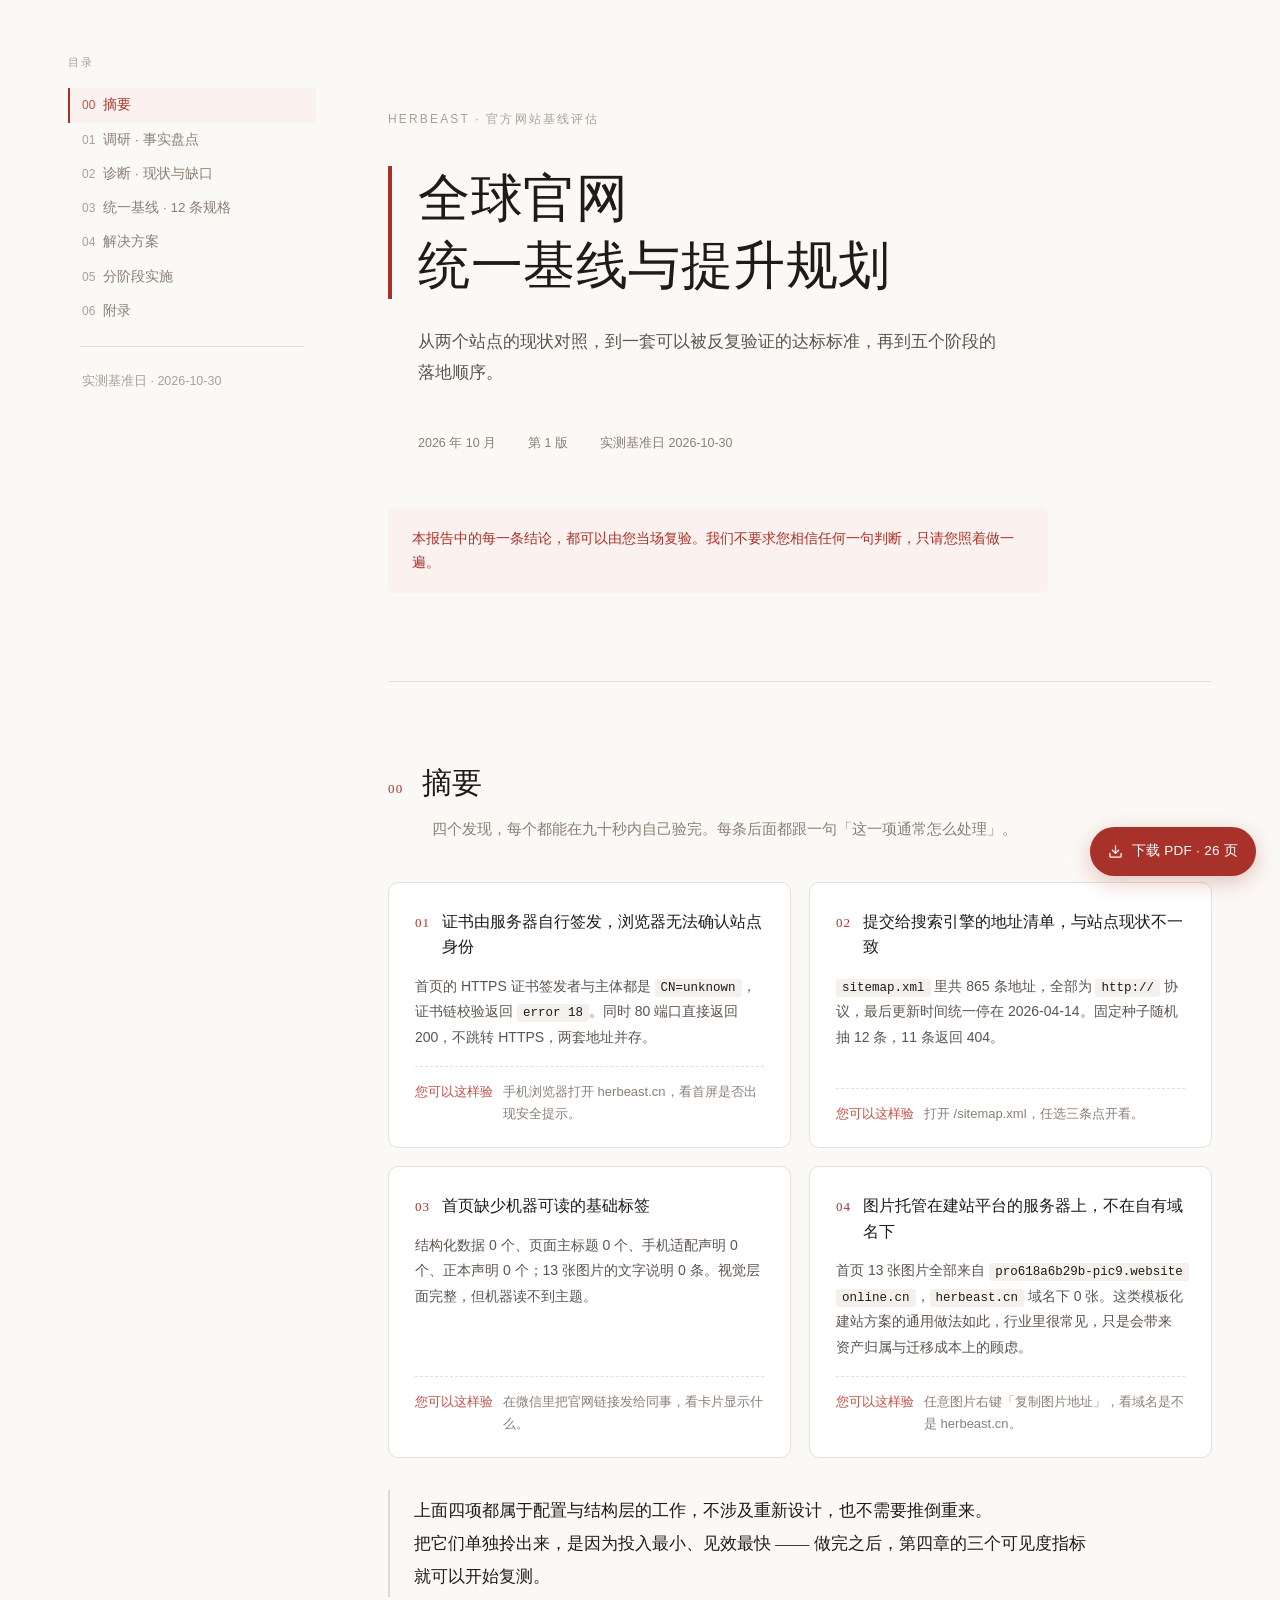
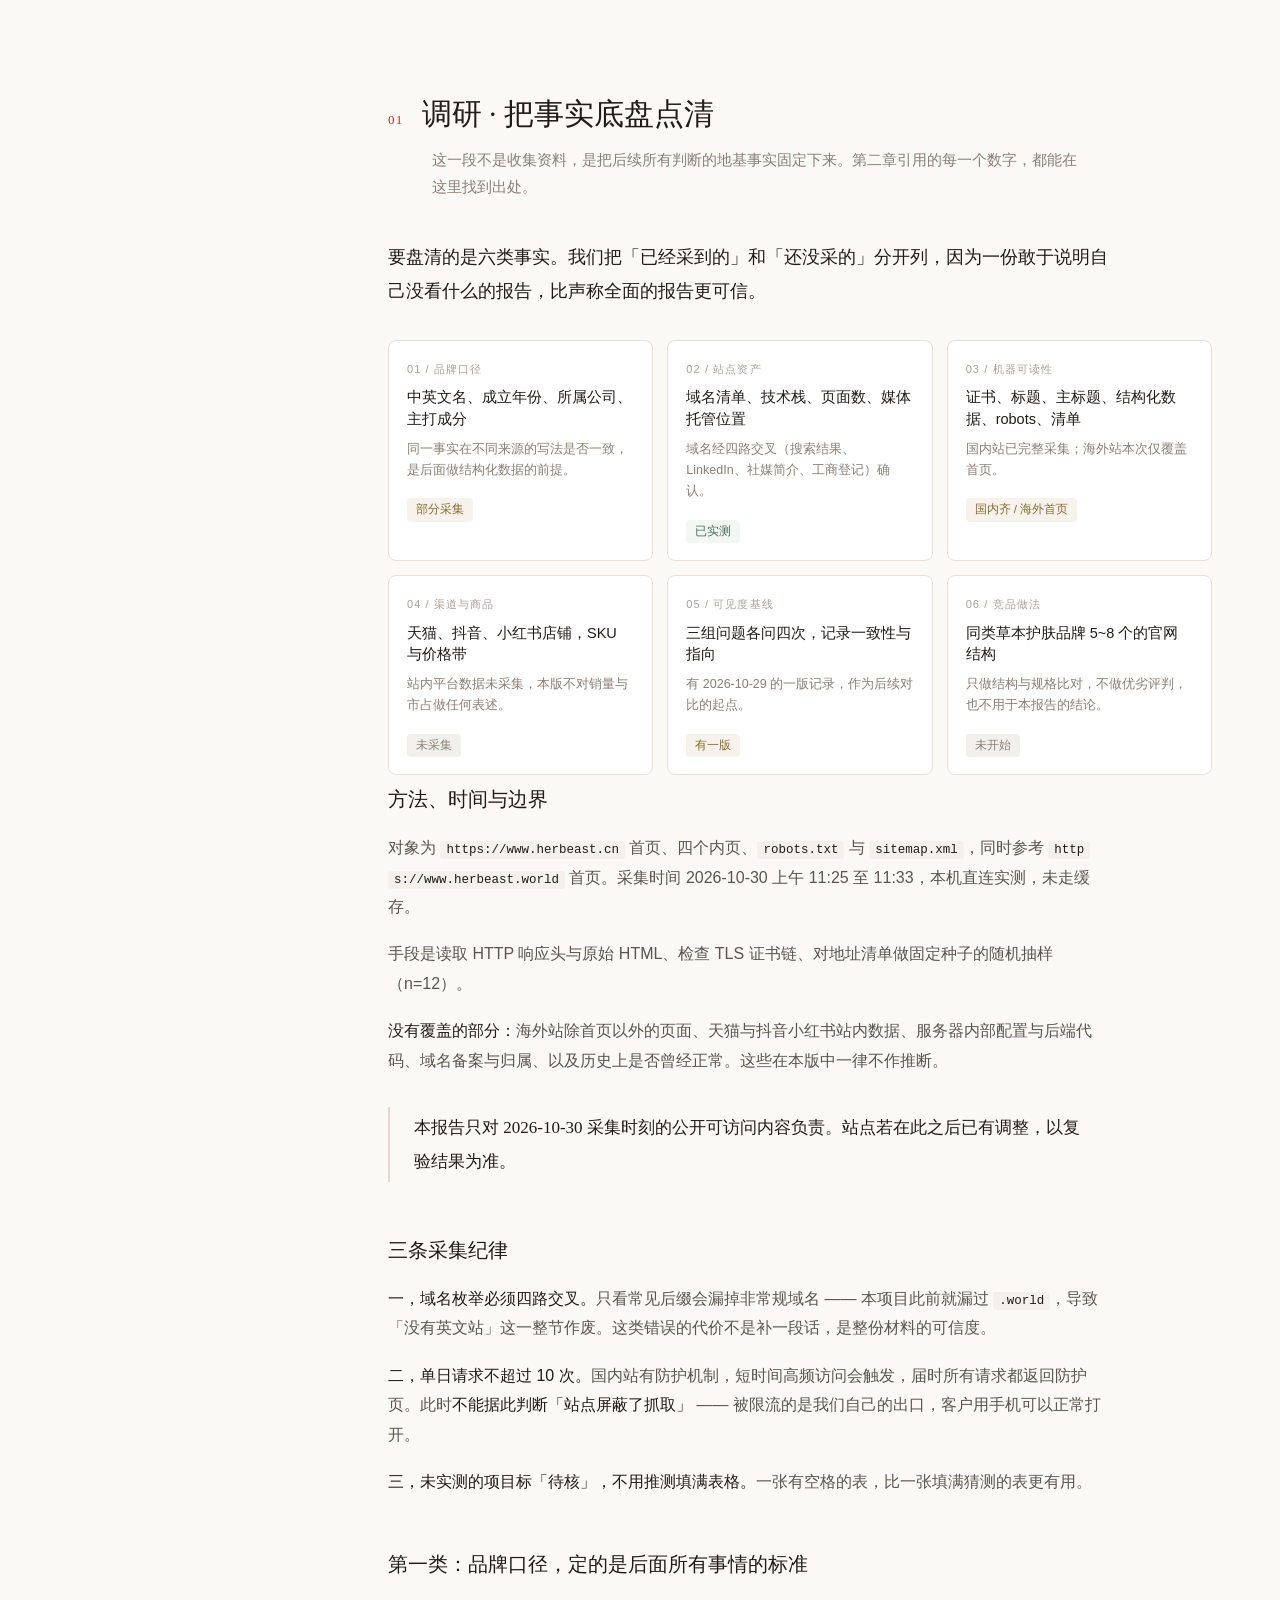
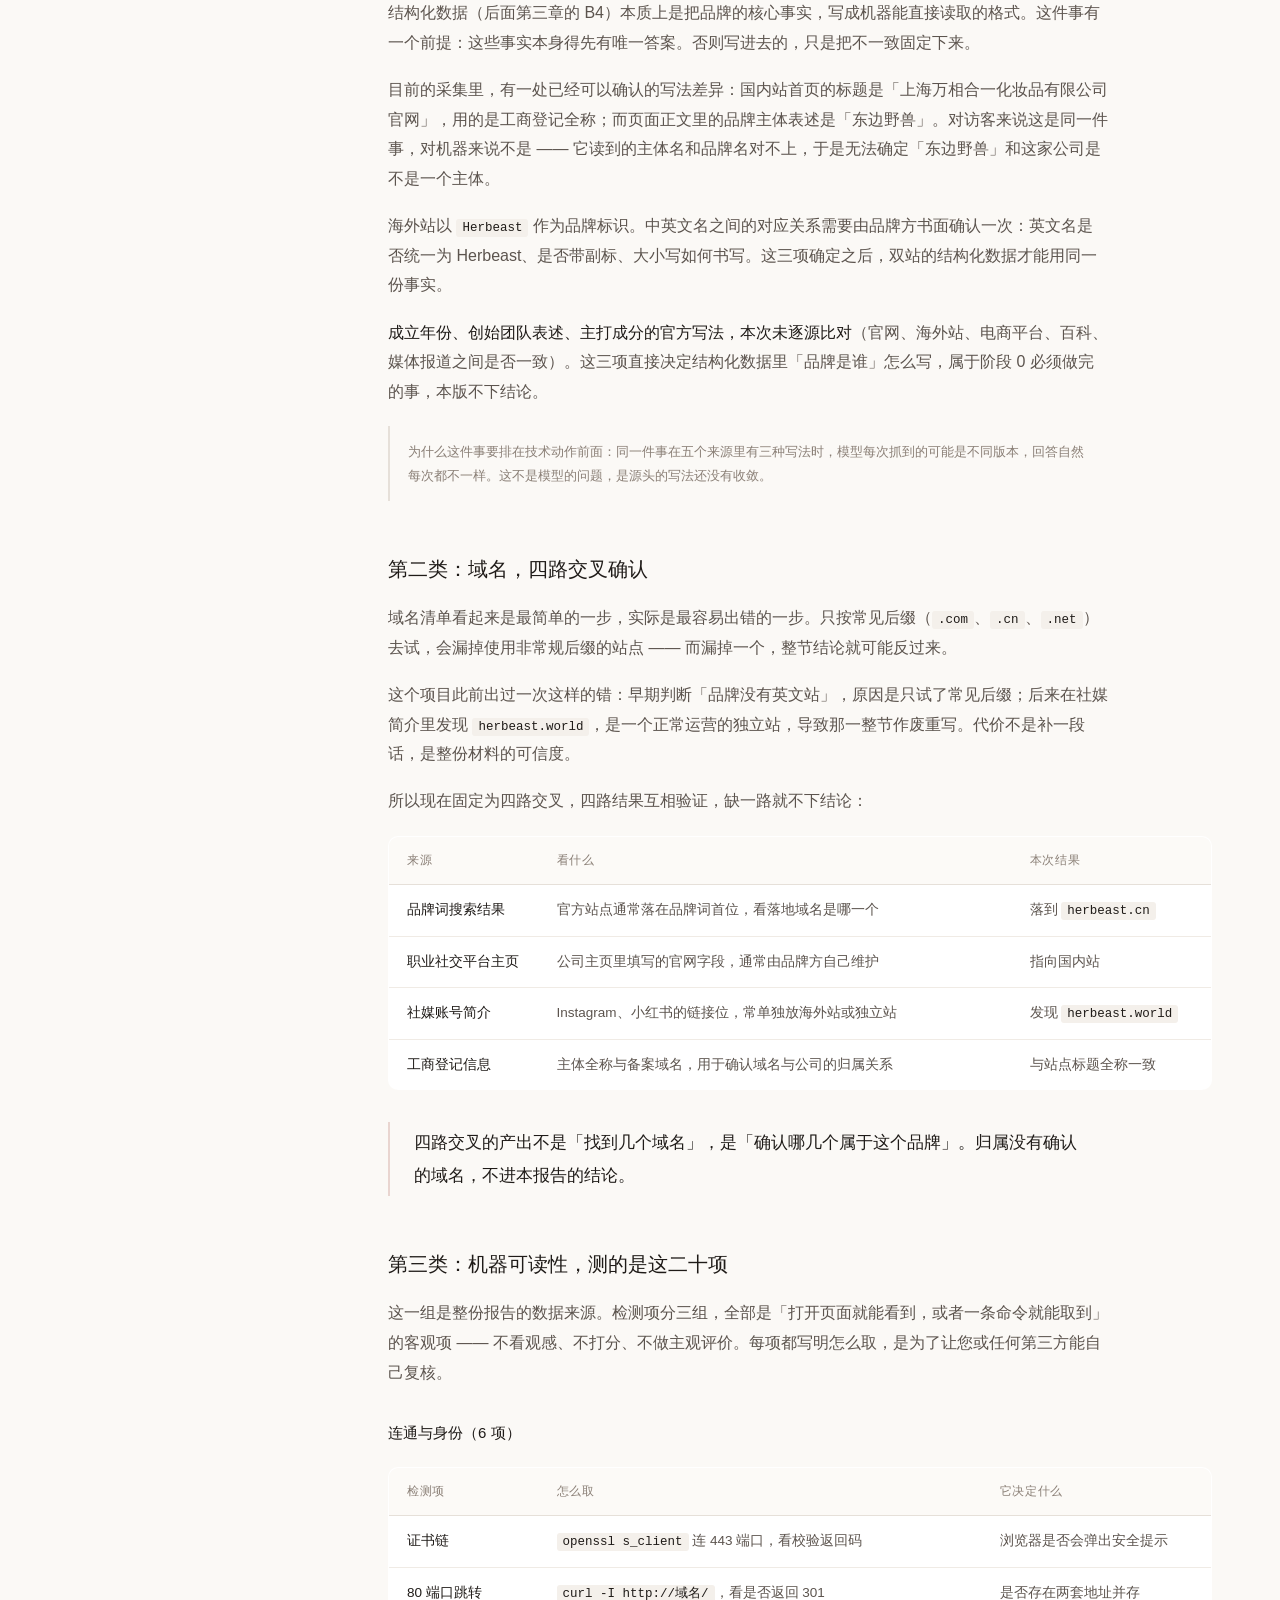
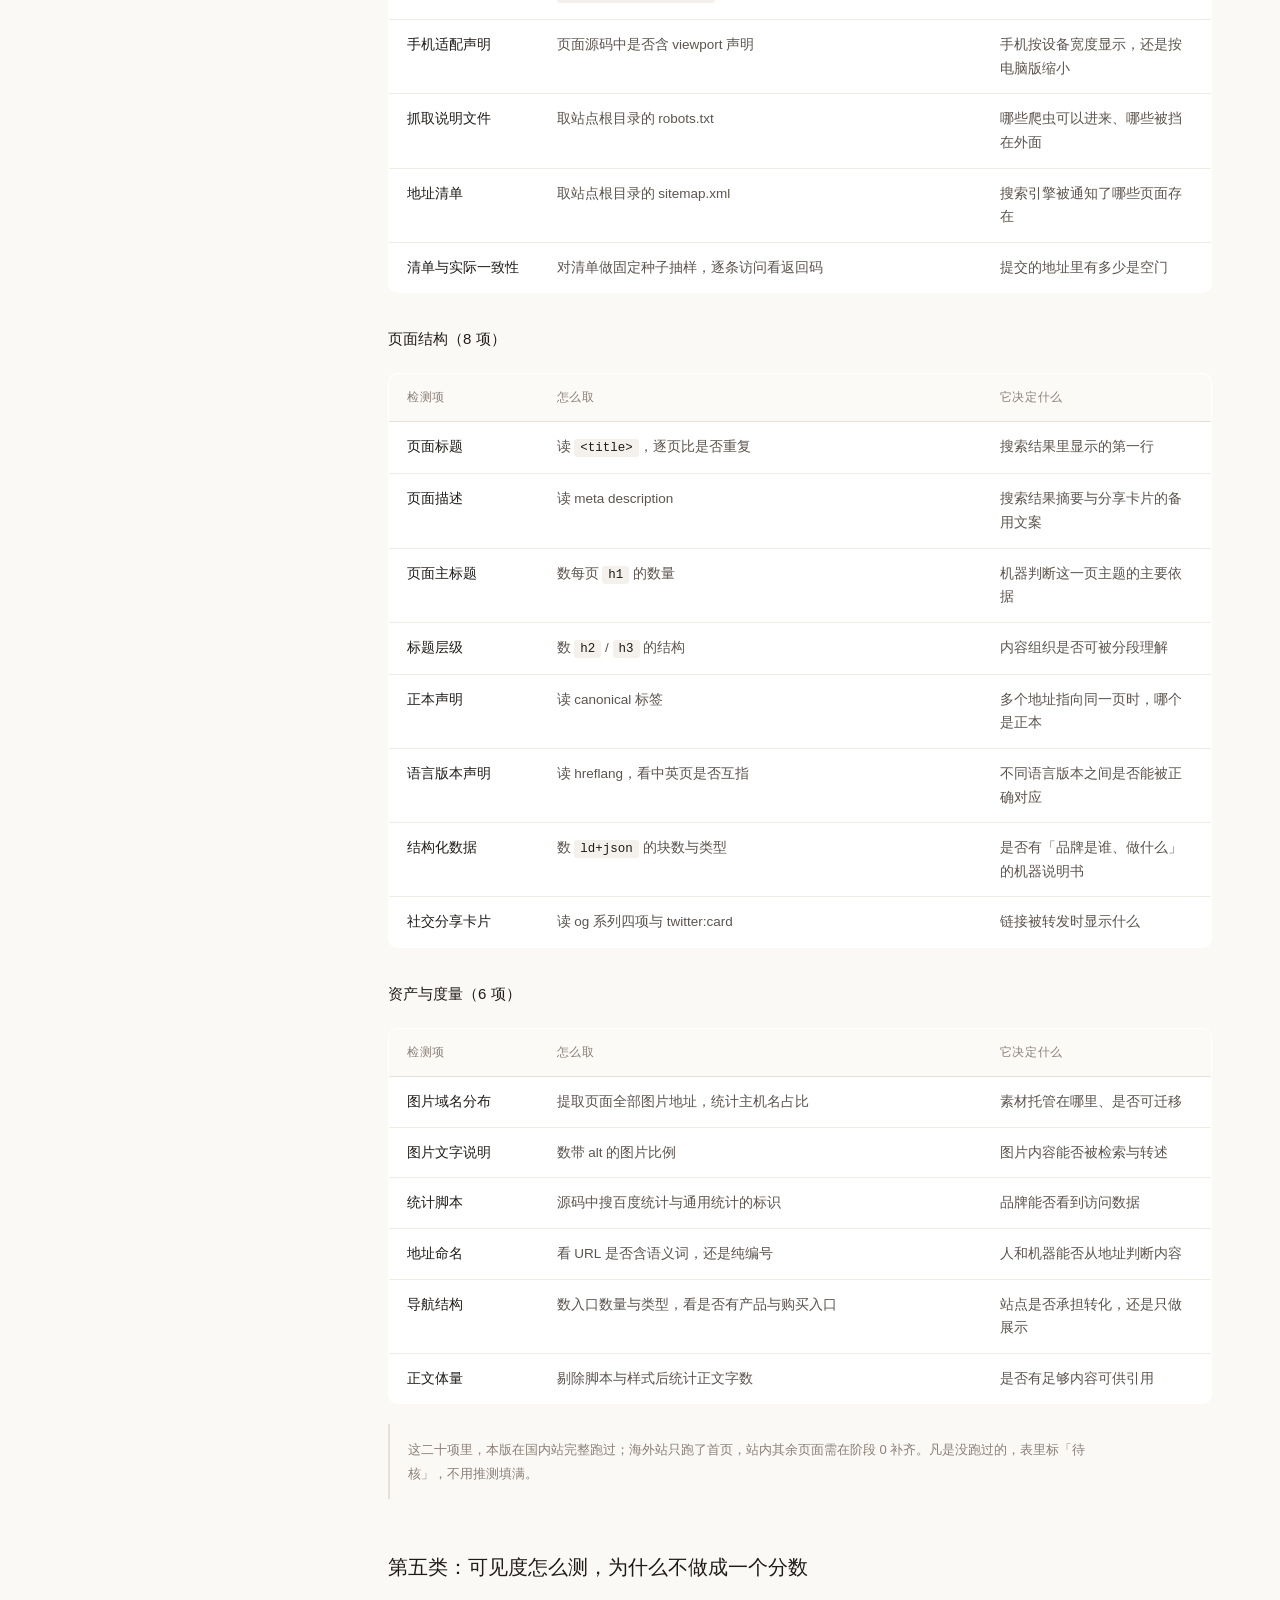
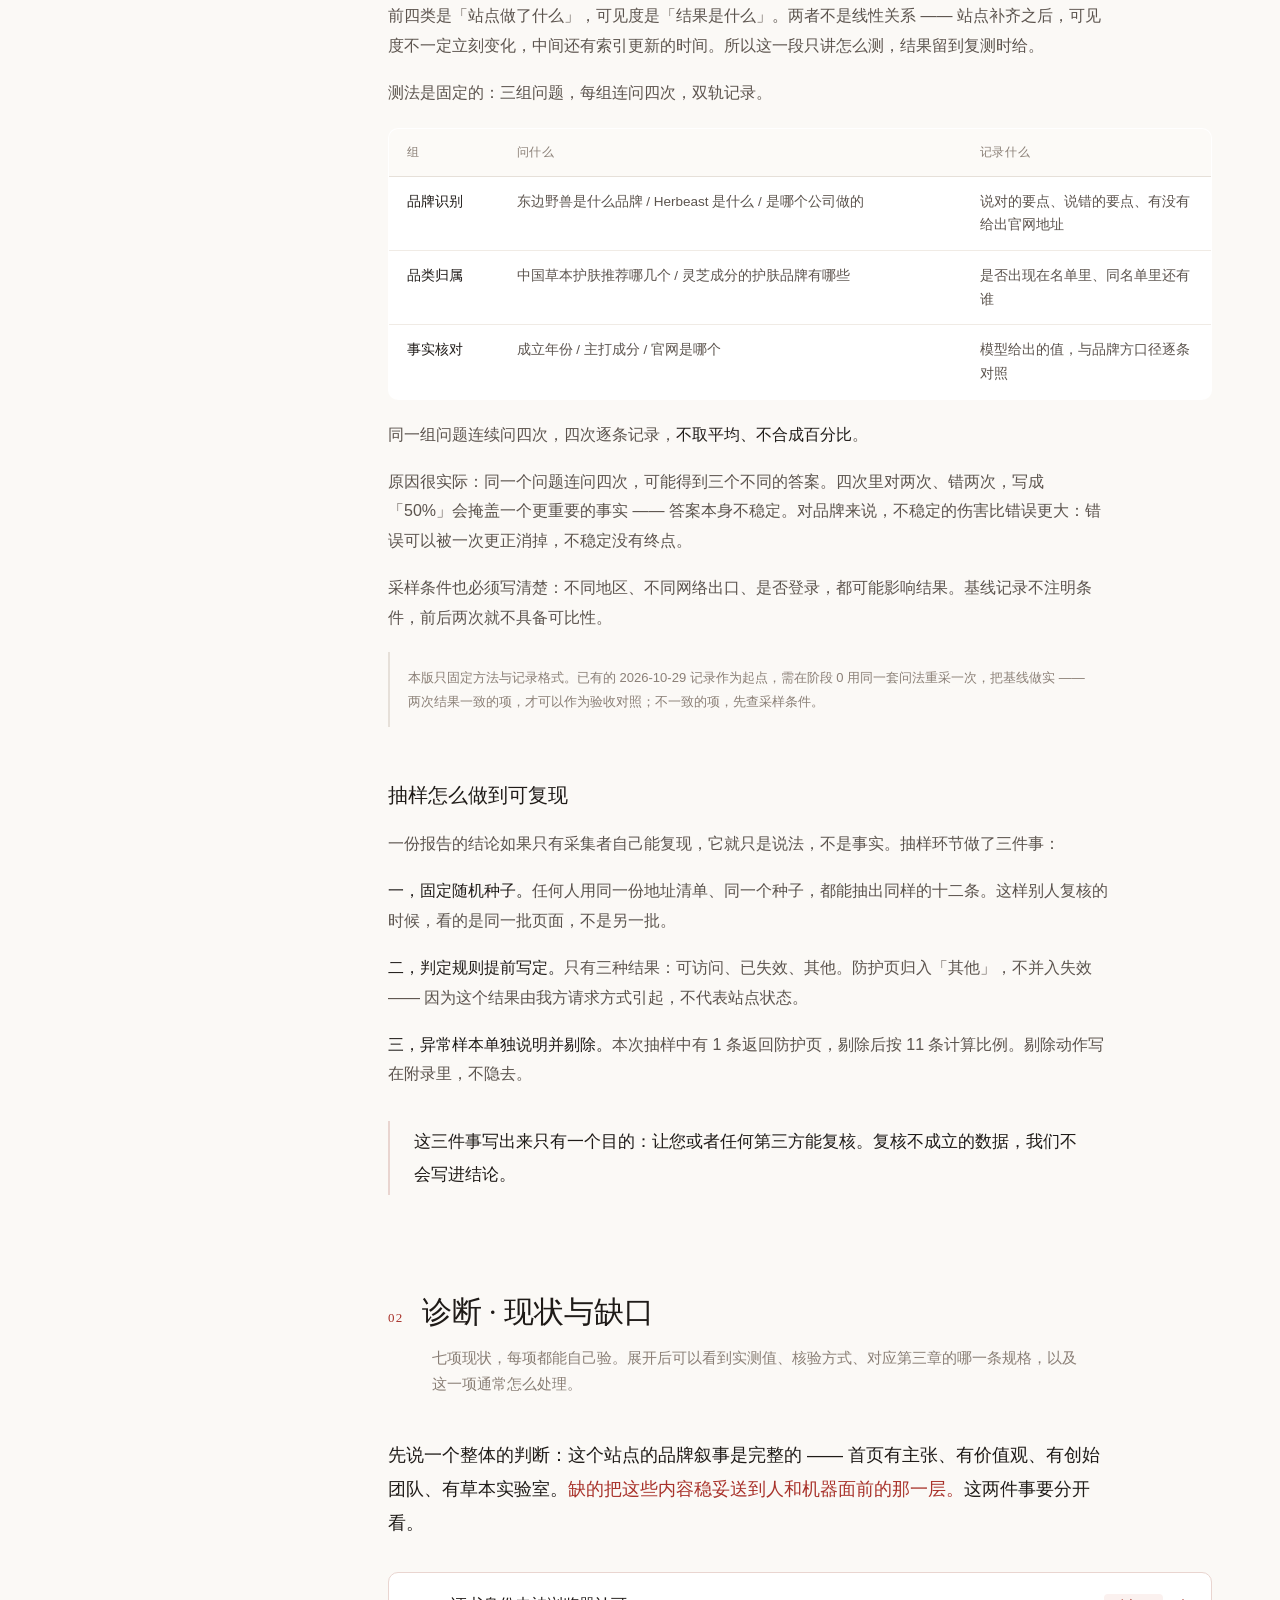
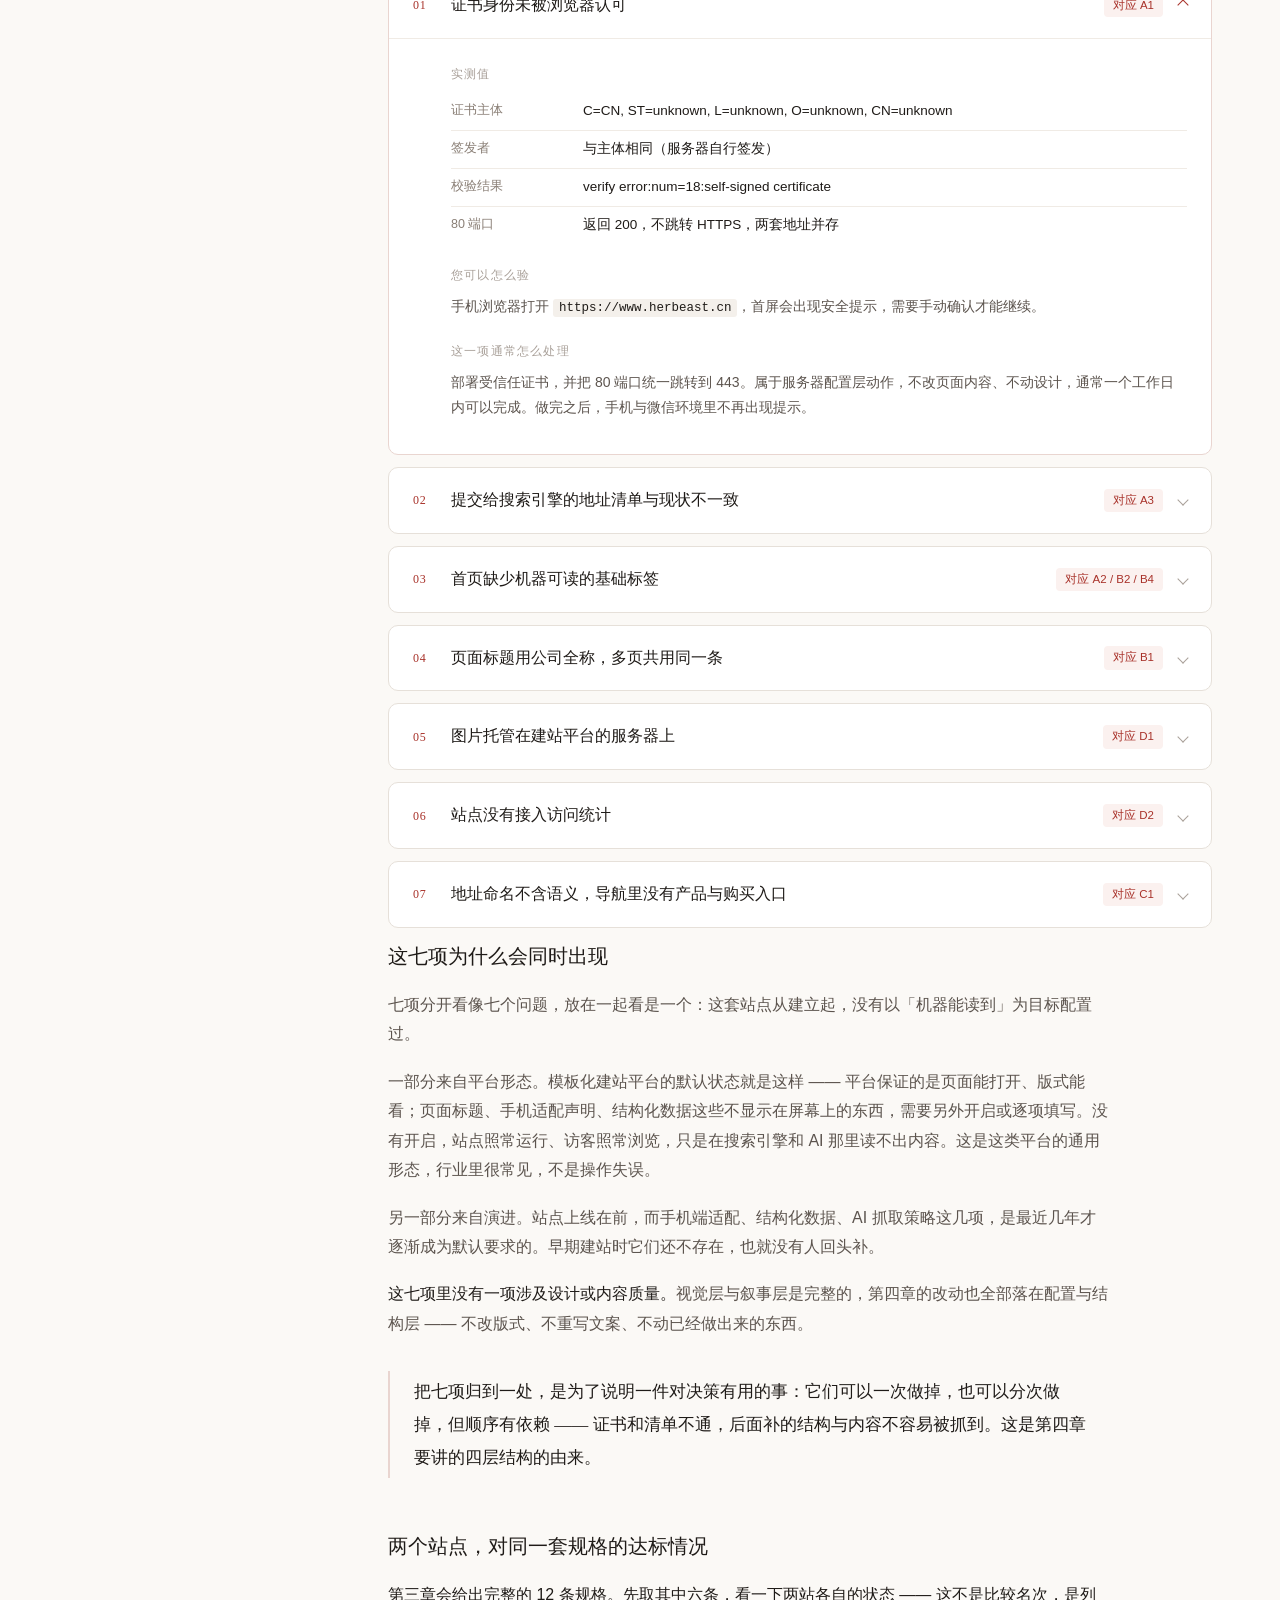
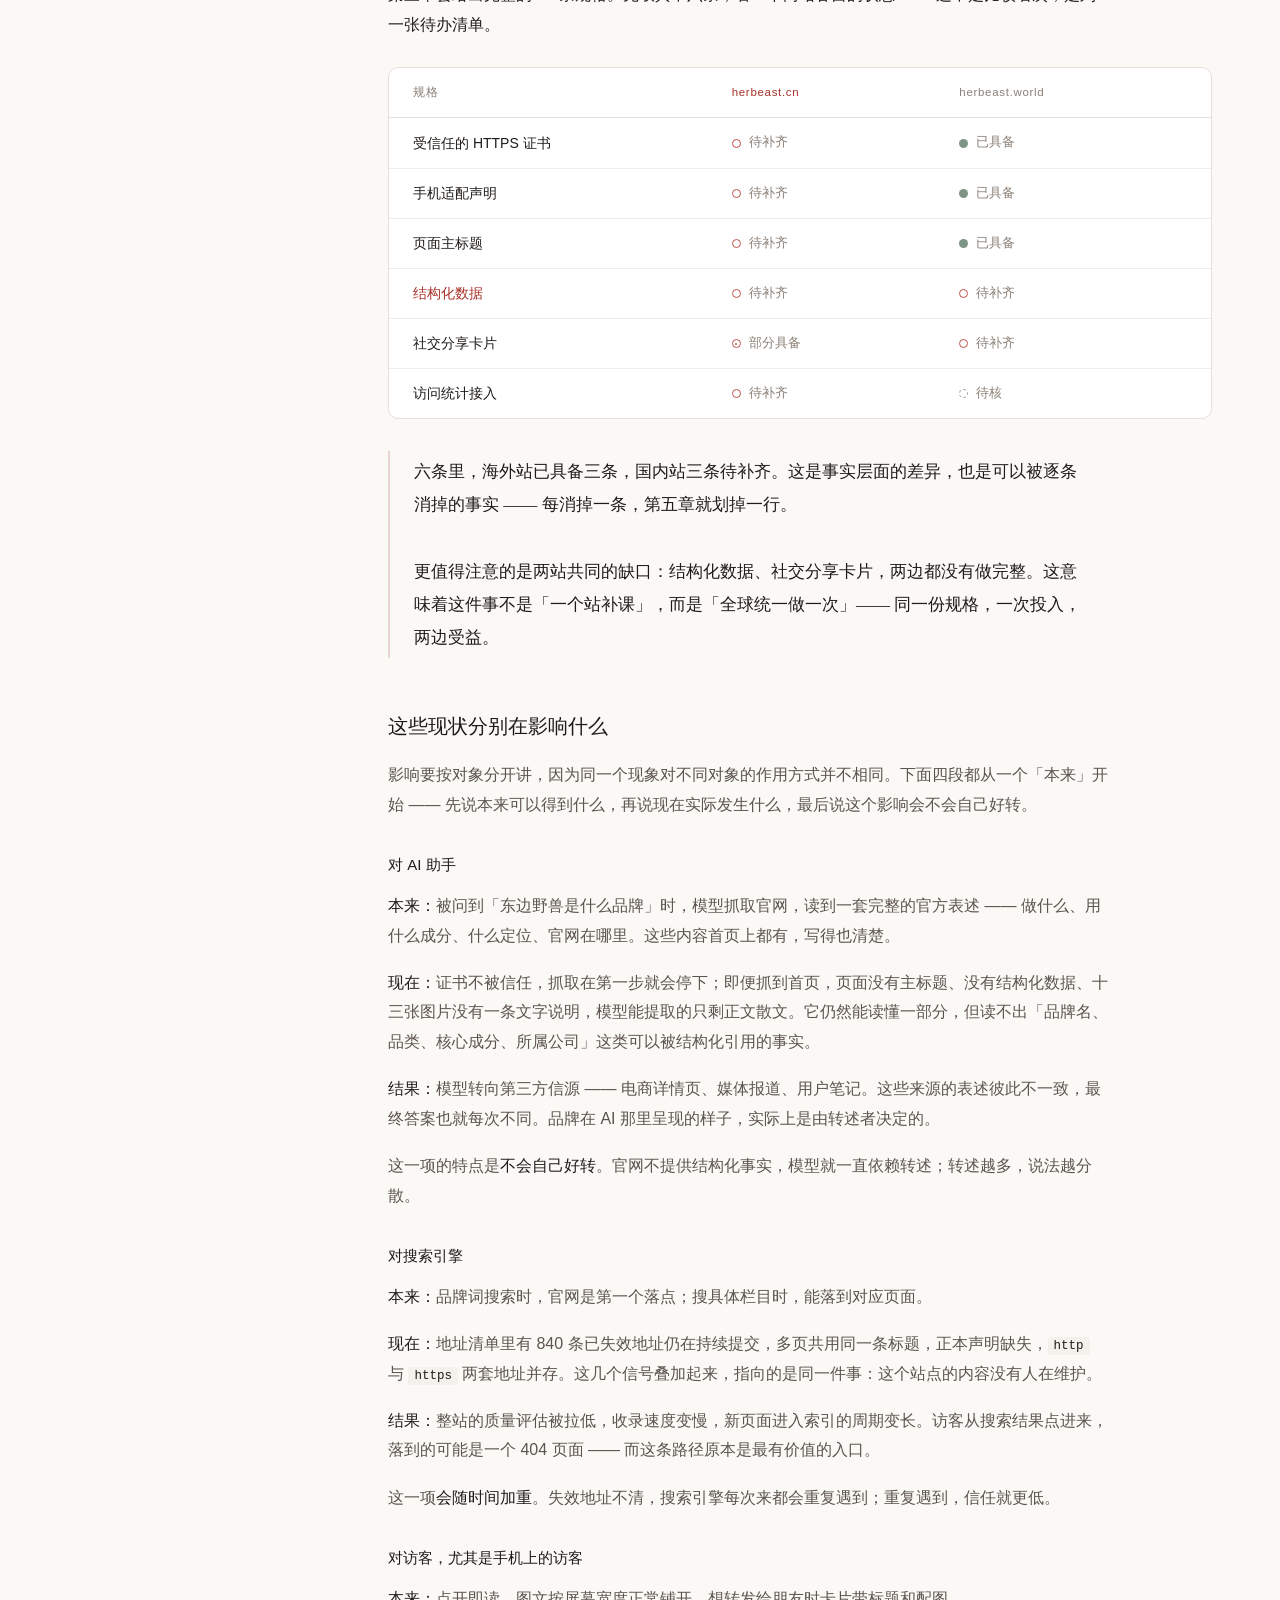
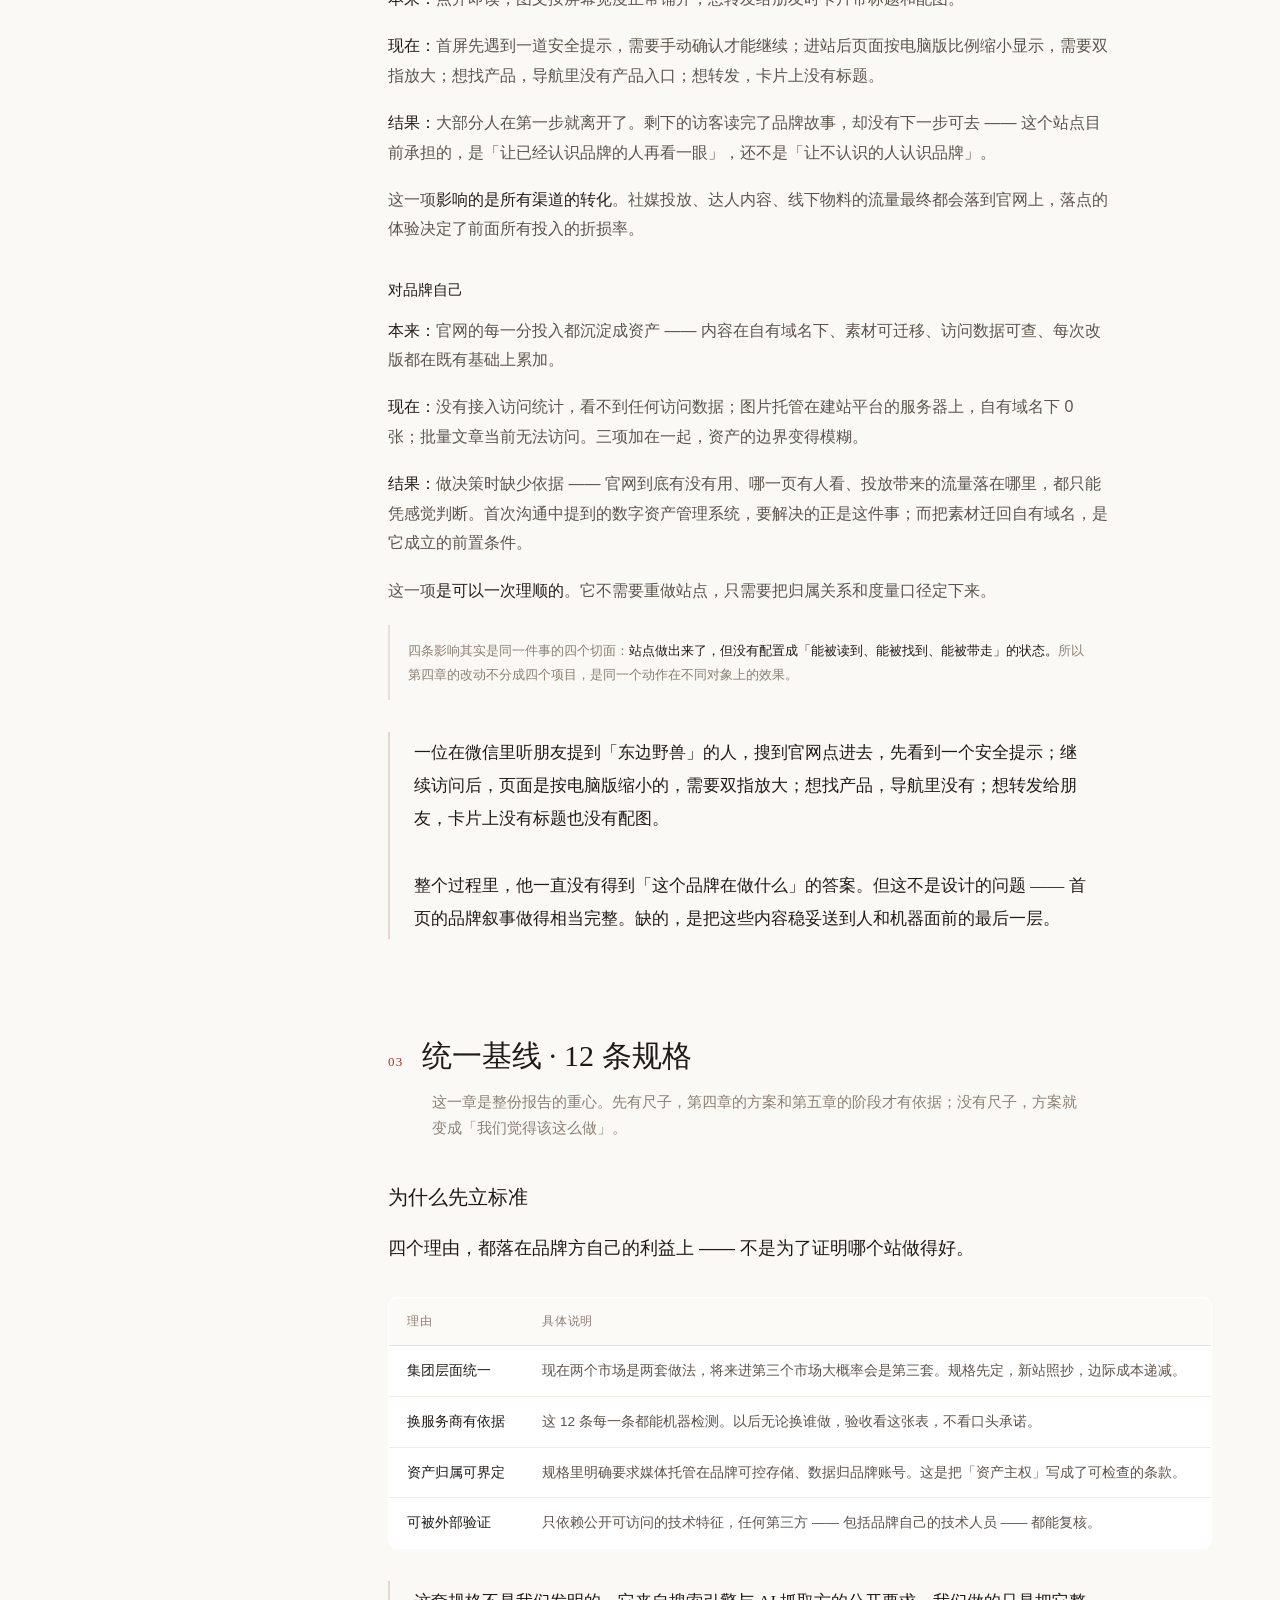
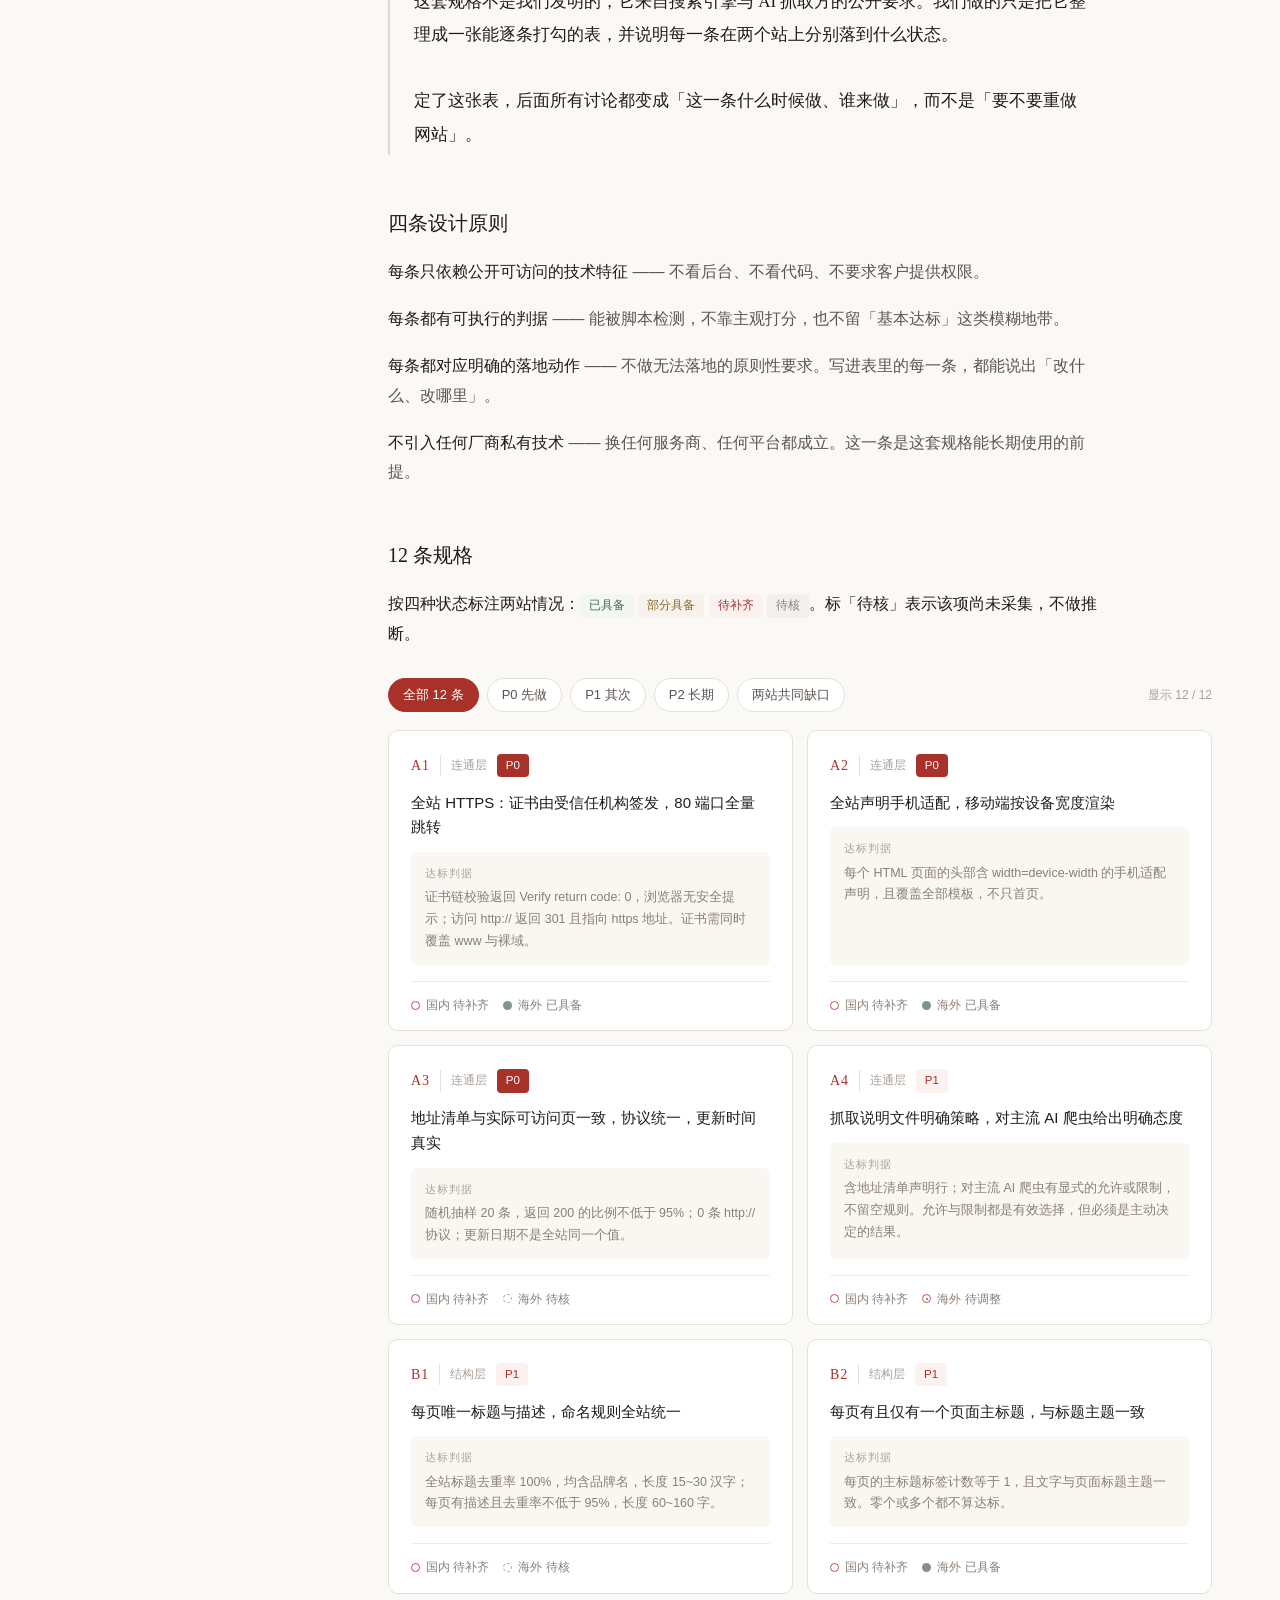
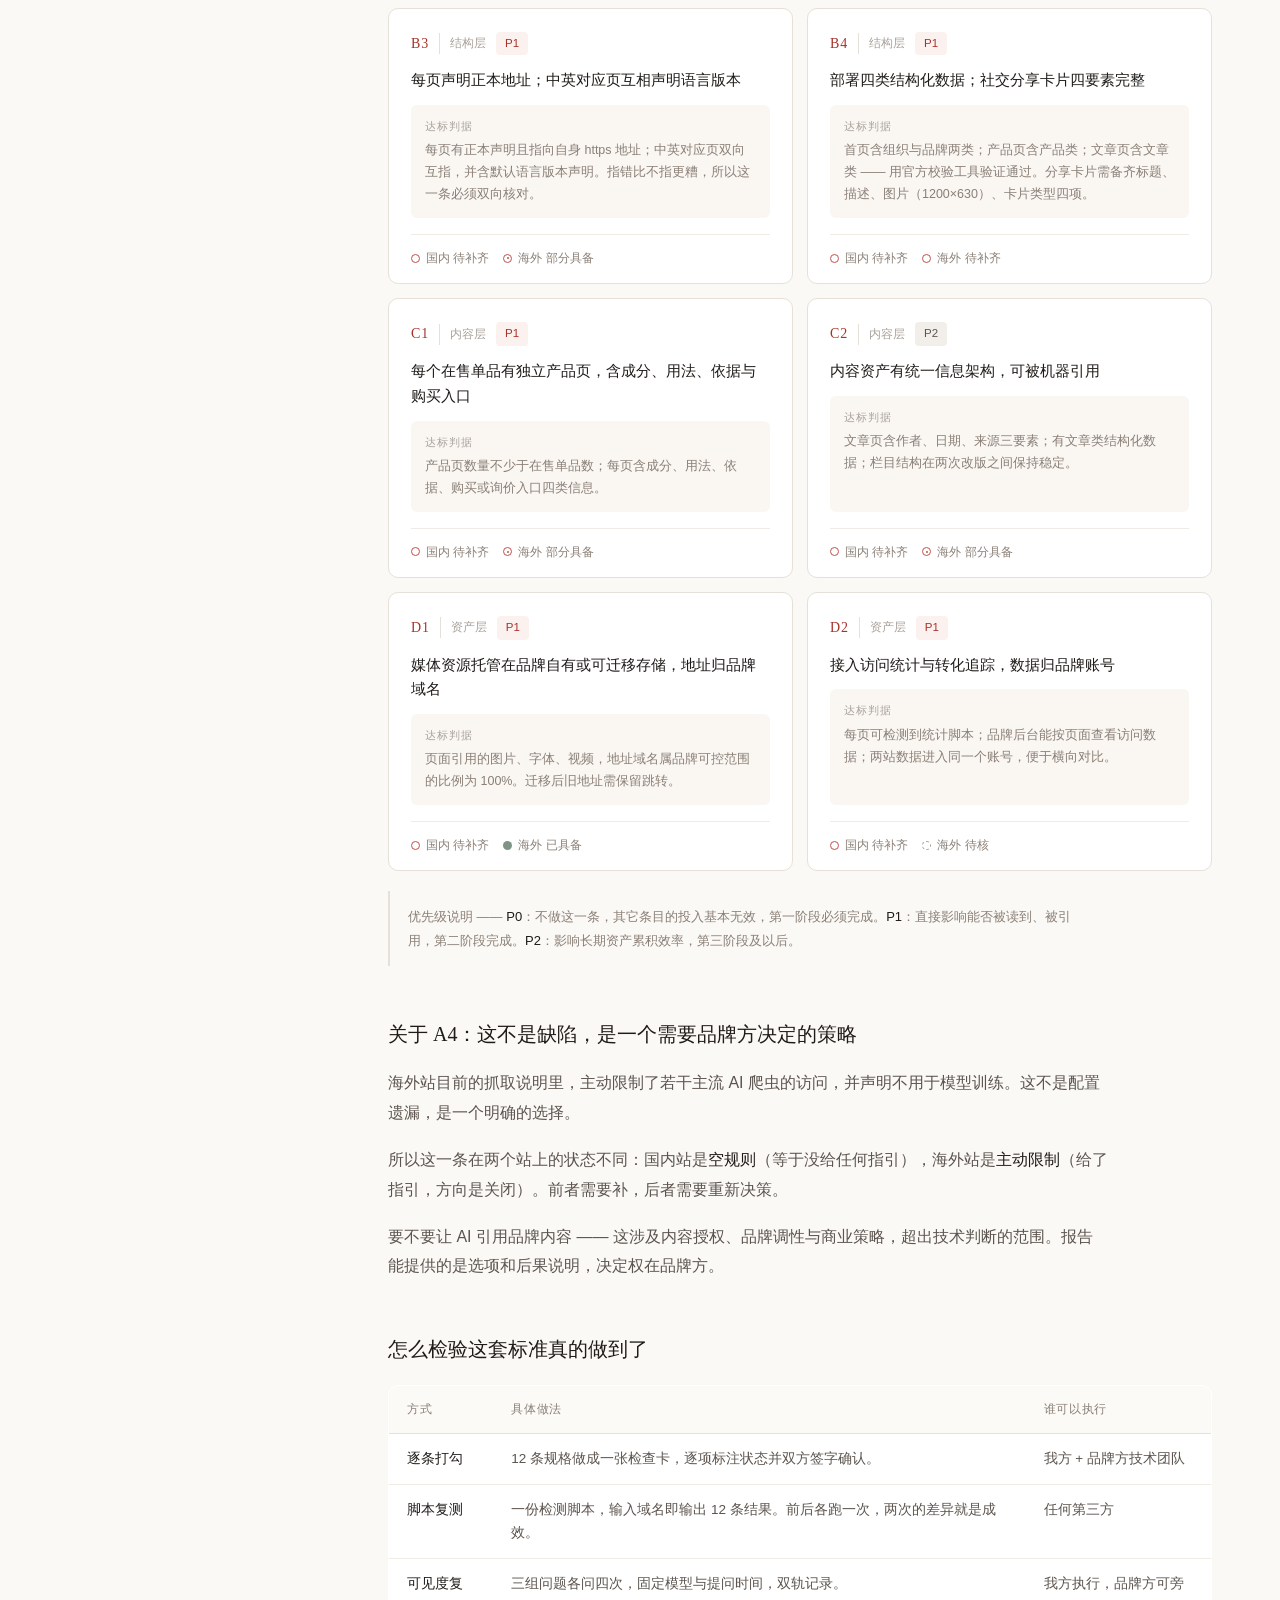
<file: herbeast/report/index.html>
<!DOCTYPE html>
<html lang="zh-CN">
<head>
<meta charset="UTF-8">
<meta name="viewport" content="width=device-width, initial-scale=1">
<meta name="robots" content="noindex,nofollow,noarchive,noimageindex">
<meta name="referrer" content="no-referrer">
<meta name="description" content="东边野兽 Herbeast · 全球官网统一基线与提升规划（第 1 版）">
<title>东边野兽 Herbeast · 全球官网统一基线与提升规划</title>
<style>
:root{
  --ink:#1F1B18; --ink-2:#5C544E; --ink-3:#8A7F76; --ink-4:#A9A099;
  --paper:#FBF9F6; --card:#FFFFFF;
  --line:#E6E0D9; --line-2:#F0EBE5;
  --red:#A8322A; --red-mid:#C0504A; --red-soft:#FBF1EF; --red-line:#E9D5D0;
  --green:#7E9485; --green-soft:#F3F7F4;
  --serif:"Noto Serif SC","Songti SC","SimSun","STSong",serif;
  --sans:-apple-system,BlinkMacSystemFont,"PingFang SC","Hiragino Sans GB","Microsoft YaHei",sans-serif;
}
*{box-sizing:border-box;}
html{scroll-behavior:smooth;}
@media (prefers-reduced-motion: reduce){ html{scroll-behavior:auto;} }
body{
  margin:0; background:var(--paper); color:var(--ink);
  font-family:var(--sans); font-size:16px; line-height:1.85;
  -webkit-font-smoothing:antialiased; text-rendering:optimizeLegibility;
}
p{margin:0 0 1.1em;}
a{color:var(--red);text-decoration:none;}
/* 进度条 */
.progress{position:fixed;top:0;left:0;height:2px;background:var(--red);width:0;z-index:100;transition:width .1s linear;}
/* 布局 */
.layout{display:grid;grid-template-columns:248px minmax(0,1fr);gap:72px;max-width:1240px;margin:0 auto;padding:0 48px 160px;}
aside{position:sticky;top:0;align-self:start;height:100vh;padding-top:52px;overflow-y:auto;}
.toc{list-style:none;margin:0;padding:0;font-size:13.5px;}
.toc-label{font-size:11px;letter-spacing:.14em;color:var(--ink-4);text-transform:uppercase;margin:0 0 16px;font-weight:400;}
.toc li{margin:0;}
.toc a{
  display:block;padding:7px 12px;color:var(--ink-3);border-left:2px solid transparent;
  line-height:1.5;transition:color .18s,border-color .18s,background .18s;
}
.toc a:hover{color:var(--ink);background:#F5F1EC;}
.toc a.on{color:var(--red);border-left-color:var(--red);background:var(--red-soft);font-weight:500;}
.toc .num{font-variant-numeric:tabular-nums;margin-right:8px;color:var(--ink-4);font-size:12px;}
.toc a.on .num{color:var(--red-mid);}
.toc-sep{height:1px;background:var(--line);margin:18px 12px;}
main{min-width:0;padding-top:52px;}
/* 封面 */
.cover{padding:56px 0 88px;border-bottom:1px solid var(--line);margin-bottom:80px;}
.cover-mark{font-size:12px;letter-spacing:.18em;color:var(--ink-4);margin-bottom:36px;}
.cover h1{
  font-family:var(--serif);font-size:52px;line-height:1.28;font-weight:500;
  margin:0 0 28px;letter-spacing:.01em;padding-left:26px;border-left:4px solid var(--red);
}
.cover-sub{font-size:17px;color:var(--ink-2);padding-left:30px;margin:0 0 44px;line-height:1.8;max-width:620px;}
.cover-meta{display:flex;gap:32px;font-size:12.5px;color:var(--ink-3);padding-left:30px;flex-wrap:wrap;}
.cover-note{
  margin-top:52px;padding:18px 24px;background:var(--red-soft);border-radius:6px;
  font-size:14px;color:var(--red);line-height:1.75;max-width:660px;
}
/* 章节标题 */
section{margin-bottom:96px;scroll-margin-top:40px;}
.sec-head{display:flex;align-items:baseline;gap:18px;margin-bottom:12px;}
.sec-num{
  font-family:var(--serif);font-size:13px;color:var(--red);letter-spacing:.1em;
  flex-shrink:0;padding-top:6px;
}
.sec-head h2{font-family:var(--serif);font-size:30px;font-weight:500;margin:0;line-height:1.4;}
.sec-desc{font-size:14.5px;color:var(--ink-3);margin:0 0 40px;padding-left:44px;line-height:1.8;max-width:700px;}
h3{font-family:var(--serif);font-size:20px;font-weight:500;margin:52px 0 18px;line-height:1.6;}
h3:first-of-type{margin-top:0;}
h4{font-size:15px;font-weight:500;margin:32px 0 12px;color:var(--ink);}
.txt{max-width:720px;}
.txt p{font-size:16px;color:var(--ink-2);}
.lead{font-size:18px;line-height:1.9;color:var(--ink);max-width:720px;margin-bottom:32px;}
strong{font-weight:500;color:var(--ink);}
mark{background:var(--red-soft);color:var(--red);padding:1px 6px;border-radius:3px;font-weight:500;}
/* 引用块 */
.quote{
  border-left:2px solid var(--red-line);padding:4px 0 4px 24px;margin:32px 0;
  font-family:var(--serif);font-size:17px;line-height:1.95;color:var(--ink);max-width:700px;
}
/* 摘要卡片 */
.grid-2{display:grid;grid-template-columns:repeat(2,minmax(0,1fr));gap:18px;margin:32px 0;}
.find{
  background:var(--card);border:1px solid var(--line);border-radius:10px;padding:26px 26px 22px;
  display:flex;flex-direction:column;transition:border-color .2s,transform .2s;
}
.find:hover{border-color:var(--red-line);transform:translateY(-2px);}
.find-top{display:flex;align-items:baseline;gap:12px;margin-bottom:14px;}
.find-idx{font-family:var(--serif);font-size:13px;color:var(--red);letter-spacing:.08em;}
.find h4{font-size:16px;margin:0;line-height:1.6;font-weight:500;}
.find p{font-size:14px;color:var(--ink-2);line-height:1.8;margin:0 0 16px;}
.find-verify{
  display:flex;gap:10px;font-size:13px;color:var(--ink-3);padding-top:14px;
  border-top:1px dashed var(--line);margin-top:auto;line-height:1.7;
}
.find-verify .k{flex-shrink:0;color:var(--red-mid);}
/* 状态标签 */
.tag{
  display:inline-block;font-size:11.5px;padding:2px 9px;border-radius:4px;line-height:1.7;
  font-weight:400;white-space:nowrap;
}
.tag-done{background:var(--green-soft);color:#4A6B57;}
.tag-todo{background:var(--red-soft);color:var(--red);}
.tag-part{background:#F7F3EC;color:#8A6A2F;}
.tag-wait{background:#F2F0EC;color:var(--ink-3);}
.tag-p0{background:var(--red);color:#fff;}
.tag-p1{background:var(--red-soft);color:var(--red);}
.tag-p2{background:#F2EFEA;color:var(--ink-2);}
/* 六类事实卡 */
.facts{display:grid;grid-template-columns:repeat(3,minmax(0,1fr));gap:14px;margin:28px 0 8px;}
.fact{background:var(--card);border:1px solid var(--line);border-radius:8px;padding:18px 18px 16px;}
.fact-n{font-size:11px;color:var(--ink-4);letter-spacing:.1em;margin-bottom:8px;}
.fact h5{font-size:14.5px;font-weight:500;margin:0 0 8px;line-height:1.5;}
.fact p{font-size:12.5px;color:var(--ink-3);line-height:1.7;margin:0 0 12px;}
/* 现状手风琴 */
.item{
  background:var(--card);border:1px solid var(--line);border-radius:10px;
  margin-bottom:12px;overflow:hidden;transition:border-color .2s;
}
.item[open]{border-color:var(--red-line);}
.item summary{
  display:flex;align-items:center;gap:16px;padding:20px 24px;cursor:pointer;list-style:none;
  user-select:none;
}
.item summary::-webkit-details-marker{display:none;}
.item summary::after{
  content:"";width:7px;height:7px;flex-shrink:0;margin-left:auto;
  border-right:1.5px solid var(--ink-4);border-bottom:1.5px solid var(--ink-4);
  transform:rotate(45deg);transition:transform .2s;
}
.item[open] summary::after{transform:rotate(-135deg);border-color:var(--red);}
.item-idx{
  font-family:var(--serif);font-size:12px;color:var(--red);flex-shrink:0;
  width:22px;letter-spacing:.06em;
}
.item-title{font-size:15.5px;font-weight:500;line-height:1.6;flex:1;min-width:0;}
.item-body{padding:4px 24px 24px 62px;border-top:1px solid var(--line-2);}
.item-body h5{font-size:12px;font-weight:400;color:var(--ink-4);letter-spacing:.1em;margin:20px 0 8px;}
.item-body p{font-size:14px;color:var(--ink-2);line-height:1.8;margin:0 0 10px;}
/* 数据表 */
.dtable{width:100%;border-collapse:collapse;font-size:13.5px;margin:8px 0 4px;}
.dtable td{padding:7px 0;border-bottom:1px solid var(--line-2);vertical-align:top;line-height:1.7;}
.dtable td:first-child{color:var(--ink-3);width:132px;padding-right:16px;font-size:12.5px;}
.dtable td:last-child{color:var(--ink);font-variant-numeric:tabular-nums;}
.dtable tr:last-child td{border-bottom:none;}
code{
  word-break:break-all;
  -webkit-box-decoration-break:clone;box-decoration-break:clone;
  font-family:ui-monospace,SFMono-Regular,Menlo,Consolas,monospace;font-size:12.5px;
  background:#F4F0EB;padding:2px 6px;border-radius:3px;color:var(--ink);
}
/* 双站对照矩阵 */
.matrix{background:var(--card);border:1px solid var(--line);border-radius:10px;overflow:hidden;margin:28px 0;}
.matrix-head{
  display:grid;grid-template-columns:1.4fr 1fr 1fr;gap:0;padding:14px 24px;
  border-bottom:1px solid var(--line);font-size:11.5px;color:var(--ink-3);letter-spacing:.06em;
}
.matrix-head span:nth-child(2){color:var(--red);}
.matrix-row{
  display:grid;grid-template-columns:1.4fr 1fr 1fr;align-items:center;
  padding:13px 24px;border-bottom:1px solid var(--line-2);font-size:14px;
}
.matrix-row:last-child{border-bottom:none;}
.matrix-row:hover{background:#FCFAF7;}
.matrix-row .name{color:var(--ink);line-height:1.6;}
.matrix-row .cell{display:flex;align-items:center;gap:8px;font-size:12.5px;color:var(--ink-3);}
.dot{width:9px;height:9px;border-radius:50%;flex-shrink:0;}
.dot-on{background:var(--green);}
.dot-off{border:1.5px solid var(--red-mid);background:transparent;}
.dot-part{border:1.5px solid var(--red-mid);background:transparent;position:relative;}
.dot-part::after{content:"";position:absolute;inset:2.5px;border-radius:50%;background:var(--red-mid);}
.dot-wait{border:1.5px dashed var(--ink-4);background:transparent;}
/* 筛选条 */
.filter{display:flex;gap:8px;flex-wrap:wrap;align-items:center;margin:30px 0 6px;}
.filter button{
  font-family:inherit;font-size:13px;padding:6px 14px;border-radius:20px;cursor:pointer;
  border:1px solid var(--line);background:var(--card);color:var(--ink-2);
  transition:all .18s;line-height:1.5;
}
.filter button:hover{border-color:var(--red-line);color:var(--red);}
.filter button.on{background:var(--red);border-color:var(--red);color:#fff;}
.filter .count{margin-left:auto;font-size:12px;color:var(--ink-4);font-variant-numeric:tabular-nums;}
/* 规格卡 */
.specs{display:grid;grid-template-columns:repeat(2,minmax(0,1fr));gap:14px;margin:18px 0 0;}
.spec{
  background:var(--card);border:1px solid var(--line);border-radius:10px;padding:22px 22px 0;
  display:flex;flex-direction:column;transition:border-color .2s,transform .2s;
}
.spec:hover{border-color:var(--red-line);transform:translateY(-2px);}
.spec.hide{display:none;}
.spec-top{display:flex;align-items:center;gap:10px;margin-bottom:12px;}
.spec-id{font-family:var(--serif);font-size:14px;color:var(--red);letter-spacing:.06em;flex-shrink:0;}
.spec-layer{font-size:11.5px;color:var(--ink-4);padding-left:10px;border-left:1px solid var(--line);}
.spec h4{font-size:15px;font-weight:500;margin:0 0 12px;line-height:1.65;}
.spec-crit{
  font-size:12.5px;color:var(--ink-3);line-height:1.75;background:#FAF7F3;
  padding:12px 14px;border-radius:6px;margin-bottom:16px;flex:1;
}
.spec-crit b{font-weight:400;color:var(--ink-4);display:block;margin-bottom:4px;font-size:11px;letter-spacing:.08em;}
.spec-foot{
  display:flex;align-items:center;justify-content:space-between;gap:12px;
  padding:12px 0 14px;border-top:1px solid var(--line-2);
}
.spec-sites{display:flex;gap:14px;font-size:12px;color:var(--ink-3);}
.spec-sites span{display:flex;align-items:center;gap:6px;white-space:nowrap;}
/* 层级说明 */
.tier-note{display:grid;grid-template-columns:repeat(4,minmax(0,1fr));gap:12px;margin:28px 0 8px;}
.tier{background:var(--card);border:1px solid var(--line);border-radius:8px;padding:16px 16px 14px;}
.tier .tn{font-size:11px;color:var(--red);letter-spacing:.1em;margin-bottom:8px;}
.tier h5{font-size:14px;font-weight:500;margin:0 0 6px;}
.tier p{font-size:12px;color:var(--ink-3);margin:0;line-height:1.65;}
/* 四层结构 */
.layers{margin:28px 0;}
.layer-row{
  display:grid;grid-template-columns:46px minmax(0,1fr) auto;gap:20px;align-items:center;
  background:var(--card);border:1px solid var(--line);border-radius:10px;
  padding:20px 24px;margin-bottom:10px;transition:border-color .2s;
}
.layer-row:hover{border-color:var(--red-line);}
.layer-n{
  width:34px;height:34px;border-radius:50%;background:var(--red);color:#fff;
  display:flex;align-items:center;justify-content:center;
  font-family:var(--serif);font-size:14px;
}
.layer-row .ln{font-size:15px;font-weight:500;line-height:1.6;}
.layer-row .ld{font-size:13px;color:var(--ink-3);line-height:1.7;margin-top:2px;}
.layer-row .lt{font-size:12px;color:var(--ink-3);text-align:right;white-space:nowrap;}
/* 通用数据表 */
.ptable{table-layout:auto;max-width:100%;word-break:break-word;width:100%;border-collapse:collapse;font-size:13.5px;background:var(--card);border-radius:10px;overflow:hidden;border:1px solid var(--line);margin:20px 0;}
.ptable th{
  text-align:left;font-weight:400;font-size:11.5px;color:var(--ink-3);
  letter-spacing:.06em;padding:13px 18px;border-bottom:1px solid var(--line);
  background:#FCFAF7;
}
.ptable td{padding:13px 18px;border-bottom:1px solid var(--line-2);vertical-align:top;line-height:1.75;font-size:13.5px;color:var(--ink-2);}
.ptable tr:last-child td{border-bottom:none;}
.ptable td:first-child{color:var(--ink);font-weight:500;}
.ptable tbody tr:hover{background:#FCFAF7;}
/* 阶段条 */
.stage-bar{display:grid;grid-template-columns:repeat(5,minmax(0,1fr));gap:10px;margin:32px 0 22px;}
.stage-btn{
  font-family:inherit;text-align:left;padding:16px 16px 14px;border:1px solid var(--line);
  border-radius:8px;background:var(--card);cursor:pointer;transition:all .2s;
}
.stage-btn:hover{border-color:var(--red-line);}
.stage-btn.on{border-color:var(--red);background:var(--red-soft);}
.stage-btn .sn{font-family:var(--serif);font-size:11.5px;color:var(--red);letter-spacing:.08em;display:block;margin-bottom:6px;}
.stage-btn .st{font-size:14px;font-weight:500;display:block;line-height:1.5;color:var(--ink);}
.stage-btn .sd{font-size:11.5px;color:var(--ink-3);display:block;margin-top:4px;}
.stage-panel{display:none;}
.stage-panel.on{display:block;}
.stage-goal{
  background:var(--red-soft);border-radius:8px;padding:16px 20px;font-size:14px;
  color:var(--red);line-height:1.8;margin-bottom:20px;
}
.note{
  font-size:13px;color:var(--ink-3);line-height:1.8;padding:14px 18px;
  border-left:2px solid var(--line);margin:20px 0;max-width:720px;
}
@media (max-width:1080px){
  .specs{grid-template-columns:1fr;}
  .tier-note{grid-template-columns:repeat(2,1fr);}
  .stage-bar{grid-template-columns:repeat(2,1fr);}
  .layer-row{grid-template-columns:40px minmax(0,1fr);}
  .layer-row .lt{display:none;}
  .ptable{font-size:12.5px;}
  .ptable td:first-child{width:110px;}
  .ptable th,.ptable td{padding:10px 12px;}
}
/* 响应式 */
@media (max-width:1080px){
  .layout{grid-template-columns:minmax(0,1fr);padding:0 22px 100px;gap:0;}
  aside{position:static;height:auto;padding:24px 0 0;overflow:visible;}
  .toc{display:flex;flex-wrap:wrap;gap:4px;}
  .toc a{padding:5px 10px;border-left:none;border-radius:4px;font-size:12.5px;}
  .toc a.on{border-left:none;}
  .toc-sep{display:none;}
  main{padding-top:32px;}
  .cover{padding:32px 0 56px;margin-bottom:56px;}
  .cover h1{font-size:34px;padding-left:18px;border-left-width:3px;}
  .cover-sub{font-size:15px;padding-left:20px;}
  .cover-meta{padding-left:20px;gap:18px;}
  .grid-2{grid-template-columns:1fr;}
  .facts{grid-template-columns:1fr;}
  .sec-head h2{font-size:23px;}
  .sec-desc{padding-left:0;}
  .item-body{padding-left:24px;}
  .matrix-head,.matrix-row{grid-template-columns:1.2fr .9fr .9fr;padding-left:16px;padding-right:16px;}
}
/* ===== 打印 / PDF ===== */
.print-toc{display:none;}
@media print{
  @page{size:A4;margin:17mm 15mm 18mm;}
  .progress,aside{display:none !important;}
  .layout{display:block;max-width:none;padding:0;gap:0;}
  main{padding-top:0;min-width:0;}
  body{background:#fff;font-size:10.4pt;line-height:1.7;color:#1F1B18;}
  p{margin:0 0 .85em;}
  .txt p,.lead{font-size:10.4pt;}
  .lead{font-size:11pt;line-height:1.75;margin-bottom:18px;}
  section{margin-bottom:0;padding-top:0;page-break-before:always;break-before:page;}
  section:first-of-type{page-break-before:auto;break-before:auto;}
  h2{font-size:19pt !important;}
  h3{font-size:13.5pt;margin:26px 0 12px;page-break-after:avoid;break-after:avoid;}
  h4{font-size:11pt;margin:20px 0 8px;page-break-after:avoid;break-after:avoid;}
  .sec-head{margin-bottom:8px;}
  .sec-desc{font-size:10pt;margin-bottom:22px;padding-left:0;}
  .cover{page-break-after:always;break-after:page;border-bottom:none;padding:26mm 0 0;margin-bottom:0;}
  .cover h1{font-size:32pt;line-height:1.3;padding-left:18px;border-left-width:3px;margin-bottom:22px;}
  .cover-sub{font-size:12pt;padding-left:20px;}
  .cover-meta{padding-left:20px;}
  .cover-note{margin-top:34px;font-size:10pt;}
  .print-toc{display:block;page-break-after:always;break-after:page;padding-top:6mm;}
  .print-toc .pt-label{font-size:9pt;letter-spacing:.16em;color:#8A7F76;margin-bottom:20px;}
  .print-toc ol{list-style:none;margin:0;padding:0;counter-reset:pt;}
  .print-toc li{
    display:flex;align-items:baseline;gap:14px;padding:11px 0;
    border-bottom:1px solid #EDE7E0;font-size:11.5pt;
  }
  .print-toc li .n{font-size:9.5pt;color:#A8322A;letter-spacing:.08em;flex-shrink:0;width:26px;}
  .print-toc li .t{color:#1F1B18;}
  .print-toc li .d{color:#8A7F76;font-size:9.5pt;margin-left:auto;text-align:right;}
  .item{border:1px solid #E6E0D9;border-radius:6px;page-break-inside:avoid;break-inside:avoid;margin-bottom:9px;}
  .item summary{padding:11px 16px;}
  .item-body{display:block !important;padding:0 16px 12px;}
  .item::details-content{content-visibility:visible !important;display:block !important;}
  .item summary::after{display:none;}
  .item-body table.dtable{font-size:9.6pt;}
  .item-body h5{margin:10px 0 4px;}
  .stage-panel{display:block !important;page-break-inside:auto;margin-bottom:14px;}
  .stage-panel .stage-goal{margin-bottom:8px;}
  .stage-bar{display:none;}
  .filter{display:none !important;}
  /* 阶段表四列：动作列给足宽度，避免逐字换行 */
  .stage-panel .ptable th:nth-child(1){width:44% !important;}
  .stage-panel .ptable th:nth-child(2){width:9% !important;}
  .stage-panel .ptable th:nth-child(3){width:24% !important;}
  .stage-panel .ptable th:nth-child(4){width:23% !important;}
  .spec.hide{display:block !important;}
  .specs{grid-template-columns:repeat(2,minmax(0,1fr)) !important;gap:10px !important;}
  .spec{page-break-inside:avoid;break-inside:avoid;}
  .grid-2{grid-template-columns:repeat(2,minmax(0,1fr)) !important;gap:10px !important;}
  .facts{grid-template-columns:repeat(3,minmax(0,1fr)) !important;gap:8px !important;}
  .find,.fact,.matrix,.layer-row,.note,.quote{page-break-inside:avoid;break-inside:avoid;}
  .find:hover,.layer-row:hover,.spec:hover{transform:none;}
  .ptable{font-size:9.6pt;page-break-inside:auto;}
  .ptable th{padding:6px 9px;}
  .ptable td{padding:6px 9px;font-size:9.6pt;line-height:1.6;}
  .ptable tr{page-break-inside:avoid;break-inside:avoid;}
  .ptable thead{display:table-header-group;}
  .dtable{font-size:9.6pt;}
  .dtable td{padding:4px 0;}
  .quote{font-size:10.6pt;line-height:1.75;margin:18px 0;}
  .note{font-size:9.4pt;padding:10px 14px;margin:12px 0;}
  .matrix-head,.matrix-row{padding:10px 14px;}
  .layer-row{padding:12px 16px;margin-bottom:7px;}
  .stage-goal{font-size:9.8pt;padding:10px 14px;}
  a{color:#1F1B18;text-decoration:none;}
  code{background:#F4F0EB;font-size:9.2pt;padding:1px 4px;}
  mark{padding:0 4px;}
  .tag{font-size:8.6pt;}
}
</style>
</head>
<body>

<div class="progress" id="progress"></div>

<div class="layout">

<aside>
  <p class="toc-label">目录</p>
  <ul class="toc" id="toc">
    <li><a href="#s0"><span class="num">00</span>摘要</a></li>
    <li><a href="#s1"><span class="num">01</span>调研 · 事实盘点</a></li>
    <li><a href="#s2"><span class="num">02</span>诊断 · 现状与缺口</a></li>
    <li><a href="#s3"><span class="num">03</span>统一基线 · 12 条规格</a></li>
    <li><a href="#s4"><span class="num">04</span>解决方案</a></li>
    <li><a href="#s5"><span class="num">05</span>分阶段实施</a></li>
    <li><a href="#s6"><span class="num">06</span>附录</a></li>
  </ul>
  <div class="toc-sep"></div>
  <ul class="toc">
    <li><a href="#s6" style="color:var(--ink-4);font-size:12.5px;">实测基准日 · 2026-10-30</a></li>
  </ul>
</aside>

<main>

<!-- ===== 封面 ===== -->
<div class="cover">
  <div class="cover-mark">HERBEAST · 官方网站基线评估</div>
  <h1>全球官网<br>统一基线与提升规划</h1>
  <p class="cover-sub">从两个站点的现状对照，到一套可以被反复验证的达标标准，再到五个阶段的落地顺序。</p>
  <div class="cover-meta">
    <span>2026 年 10 月</span>
    <span>第 1 版</span>
    <span>实测基准日 2026-10-30</span>
  </div>
  <div class="cover-note">本报告中的每一条结论，都可以由您当场复验。我们不要求您相信任何一句判断，只请您照着做一遍。</div>
</div>

<!-- 打印专用目录 -->
<nav class="print-toc">
  <p class="pt-label">目录</p>
  <ol>
    <li><span class="n">00</span><span class="t">摘要</span><span class="d">四个发现 · 均可当场复验</span></li>
    <li><span class="n">01</span><span class="t">调研 · 把事实底盘点清</span><span class="d">六类事实 · 二十项检测 · 采集边界</span></li>
    <li><span class="n">02</span><span class="t">诊断 · 现状与缺口</span><span class="d">七项现状 · 双站对照 · 影响分析</span></li>
    <li><span class="n">03</span><span class="t">统一基线 · 12 条规格</span><span class="d">四层结构 · 达标判据 · 检验方式</span></li>
    <li><span class="n">04</span><span class="t">解决方案</span><span class="d">四层依赖 · 两条实现路径 · 分工与承诺</span></li>
    <li><span class="n">05</span><span class="t">分阶段实施</span><span class="d">五个阶段 · 进入条件 · 风险与应对</span></li>
    <li><span class="n">06</span><span class="t">附录</span><span class="d">报告边界 · 延伸方向 · 采集说明</span></li>
  </ol>
</nav>

<!-- ===== 00 摘要 ===== -->
<section id="s0">
  <div class="sec-head">
    <span class="sec-num">00</span>
    <h2>摘要</h2>
  </div>
  <p class="sec-desc">四个发现，每个都能在九十秒内自己验完。每条后面都跟一句「这一项通常怎么处理」。</p>

  <div class="grid-2">
    <div class="find">
      <div class="find-top">
        <span class="find-idx">01</span>
        <h4>证书由服务器自行签发，浏览器无法确认站点身份</h4>
      </div>
      <p>首页的 HTTPS 证书签发者与主体都是 <code>CN=unknown</code>，证书链校验返回 <code>error 18</code>。同时 80 端口直接返回 200，不跳转 HTTPS，两套地址并存。</p>
      <div class="find-verify"><span class="k">您可以这样验</span><span>手机浏览器打开 herbeast.cn，看首屏是否出现安全提示。</span></div>
    </div>

    <div class="find">
      <div class="find-top">
        <span class="find-idx">02</span>
        <h4>提交给搜索引擎的地址清单，与站点现状不一致</h4>
      </div>
      <p><code>sitemap.xml</code> 里共 865 条地址，全部为 <code>http://</code> 协议，最后更新时间统一停在 2026-04-14。固定种子随机抽 12 条，11 条返回 404。</p>
      <div class="find-verify"><span class="k">您可以这样验</span><span>打开 /sitemap.xml，任选三条点开看。</span></div>
    </div>

    <div class="find">
      <div class="find-top">
        <span class="find-idx">03</span>
        <h4>首页缺少机器可读的基础标签</h4>
      </div>
      <p>结构化数据 0 个、页面主标题 0 个、手机适配声明 0 个、正本声明 0 个；13 张图片的文字说明 0 条。视觉层面完整，但机器读不到主题。</p>
      <div class="find-verify"><span class="k">您可以这样验</span><span>在微信里把官网链接发给同事，看卡片显示什么。</span></div>
    </div>

    <div class="find">
      <div class="find-top">
        <span class="find-idx">04</span>
        <h4>图片托管在建站平台的服务器上，不在自有域名下</h4>
      </div>
      <p>首页 13 张图片全部来自 <code>pro618a6b29b-pic9.websiteonline.cn</code>，<code>herbeast.cn</code> 域名下 0 张。这类模板化建站方案的通用做法如此，行业里很常见，只是会带来资产归属与迁移成本上的顾虑。</p>
      <div class="find-verify"><span class="k">您可以这样验</span><span>任意图片右键「复制图片地址」，看域名是不是 herbeast.cn。</span></div>
    </div>
  </div>

  <div class="quote">
    上面四项都属于配置与结构层的工作，不涉及重新设计，也不需要推倒重来。<br>
    把它们单独拎出来，是因为投入最小、见效最快 —— 做完之后，第四章的三个可见度指标就可以开始复测。
  </div>
</section>

<!-- ===== 01 调研 ===== -->
<section id="s1">
  <div class="sec-head">
    <span class="sec-num">01</span>
    <h2>调研 · 把事实底盘点清</h2>
  </div>
  <p class="sec-desc">这一段不是收集资料，是把后续所有判断的地基事实固定下来。第二章引用的每一个数字，都能在这里找到出处。</p>

  <p class="lead">要盘清的是六类事实。我们把「已经采到的」和「还没采的」分开列，因为一份敢于说明自己没看什么的报告，比声称全面的报告更可信。</p>

  <div class="facts">
    <div class="fact">
      <div class="fact-n">01 / 品牌口径</div>
      <h5>中英文名、成立年份、所属公司、主打成分</h5>
      <p>同一事实在不同来源的写法是否一致，是后面做结构化数据的前提。</p>
      <span class="tag tag-part">部分采集</span>
    </div>
    <div class="fact">
      <div class="fact-n">02 / 站点资产</div>
      <h5>域名清单、技术栈、页面数、媒体托管位置</h5>
      <p>域名经四路交叉（搜索结果、LinkedIn、社媒简介、工商登记）确认。</p>
      <span class="tag tag-done">已实测</span>
    </div>
    <div class="fact">
      <div class="fact-n">03 / 机器可读性</div>
      <h5>证书、标题、主标题、结构化数据、robots、清单</h5>
      <p>国内站已完整采集；海外站本次仅覆盖首页。</p>
      <span class="tag tag-part">国内齐 / 海外首页</span>
    </div>
    <div class="fact">
      <div class="fact-n">04 / 渠道与商品</div>
      <h5>天猫、抖音、小红书店铺，SKU 与价格带</h5>
      <p>站内平台数据未采集，本版不对销量与市占做任何表述。</p>
      <span class="tag tag-wait">未采集</span>
    </div>
    <div class="fact">
      <div class="fact-n">05 / 可见度基线</div>
      <h5>三组问题各问四次，记录一致性与指向</h5>
      <p>有 2026-10-29 的一版记录，作为后续对比的起点。</p>
      <span class="tag tag-part">有一版</span>
    </div>
    <div class="fact">
      <div class="fact-n">06 / 竞品做法</div>
      <h5>同类草本护肤品牌 5~8 个的官网结构</h5>
      <p>只做结构与规格比对，不做优劣评判，也不用于本报告的结论。</p>
      <span class="tag tag-wait">未开始</span>
    </div>
  </div>

  <h3>方法、时间与边界</h3>
  <div class="txt">
    <p>对象为 <code>https://www.herbeast.cn</code> 首页、四个内页、<code>robots.txt</code> 与 <code>sitemap.xml</code>，同时参考 <code>https://www.herbeast.world</code> 首页。采集时间 2026-10-30 上午 11:25 至 11:33，本机直连实测，未走缓存。</p>
    <p>手段是读取 HTTP 响应头与原始 HTML、检查 TLS 证书链、对地址清单做固定种子的随机抽样（n=12）。</p>
    <p><strong>没有覆盖的部分：</strong>海外站除首页以外的页面、天猫与抖音小红书站内数据、服务器内部配置与后端代码、域名备案与归属、以及历史上是否曾经正常。这些在本版中一律不作推断。</p>
  </div>

  <div class="quote">
    本报告只对 2026-10-30 采集时刻的公开可访问内容负责。站点若在此之后已有调整，以复验结果为准。
  </div>

  <h3>三条采集纪律</h3>
  <div class="txt">
    <p><strong>一，域名枚举必须四路交叉。</strong>只看常见后缀会漏掉非常规域名 —— 本项目此前就漏过 <code>.world</code>，导致「没有英文站」这一整节作废。这类错误的代价不是补一段话，是整份材料的可信度。</p>
    <p><strong>二，单日请求不超过 10 次。</strong>国内站有防护机制，短时间高频访问会触发，届时所有请求都返回防护页。此时<strong>不能据此判断「站点屏蔽了抓取」</strong> —— 被限流的是我们自己的出口，客户用手机可以正常打开。</p>
    <p><strong>三，未实测的项目标「待核」，不用推测填满表格。</strong>一张有空格的表，比一张填满猜测的表更有用。</p>
  </div>

  <h3>第一类：品牌口径，定的是后面所有事情的标准</h3>
  <div class="txt">
    <p>结构化数据（后面第三章的 B4）本质上是把品牌的核心事实，写成机器能直接读取的格式。这件事有一个前提：这些事实本身得先有唯一答案。否则写进去的，只是把不一致固定下来。</p>
    <p>目前的采集里，有一处已经可以确认的写法差异：国内站首页的标题是「上海万相合一化妆品有限公司官网」，用的是工商登记全称；而页面正文里的品牌主体表述是「东边野兽」。对访客来说这是同一件事，对机器来说不是 —— 它读到的主体名和品牌名对不上，于是无法确定「东边野兽」和这家公司是不是一个主体。</p>
    <p>海外站以 <code>Herbeast</code> 作为品牌标识。中英文名之间的对应关系需要由品牌方书面确认一次：英文名是否统一为 Herbeast、是否带副标、大小写如何书写。这三项确定之后，双站的结构化数据才能用同一份事实。</p>
    <p><strong>成立年份、创始团队表述、主打成分的官方写法，本次未逐源比对</strong>（官网、海外站、电商平台、百科、媒体报道之间是否一致）。这三项直接决定结构化数据里「品牌是谁」怎么写，属于阶段 0 必须做完的事，本版不下结论。</p>
  </div>
  <div class="note">为什么这件事要排在技术动作前面：同一件事在五个来源里有三种写法时，模型每次抓到的可能是不同版本，回答自然每次都不一样。这不是模型的问题，是源头的写法还没有收敛。</div>

  <h3>第二类：域名，四路交叉确认</h3>
  <div class="txt">
    <p>域名清单看起来是最简单的一步，实际是最容易出错的一步。只按常见后缀（<code>.com</code>、<code>.cn</code>、<code>.net</code>）去试，会漏掉使用非常规后缀的站点 —— 而漏掉一个，整节结论就可能反过来。</p>
    <p>这个项目此前出过一次这样的错：早期判断「品牌没有英文站」，原因是只试了常见后缀；后来在社媒简介里发现 <code>herbeast.world</code>，是一个正常运营的独立站，导致那一整节作废重写。代价不是补一段话，是整份材料的可信度。</p>
    <p>所以现在固定为四路交叉，四路结果互相验证，缺一路就不下结论：</p>
  </div>
  <table class="ptable">
    <thead><tr><th style="width:150px">来源</th><th>看什么</th><th style="width:200px">本次结果</th></tr></thead>
    <tbody>
      <tr><td>品牌词搜索结果</td><td>官方站点通常落在品牌词首位，看落地域名是哪一个</td><td>落到 <code>herbeast.cn</code></td></tr>
      <tr><td>职业社交平台主页</td><td>公司主页里填写的官网字段，通常由品牌方自己维护</td><td>指向国内站</td></tr>
      <tr><td>社媒账号简介</td><td>Instagram、小红书的链接位，常单独放海外站或独立站</td><td>发现 <code>herbeast.world</code></td></tr>
      <tr><td>工商登记信息</td><td>主体全称与备案域名，用于确认域名与公司的归属关系</td><td>与站点标题全称一致</td></tr>
    </tbody>
  </table>
  <div class="quote">四路交叉的产出不是「找到几个域名」，是「确认哪几个属于这个品牌」。归属没有确认的域名，不进本报告的结论。</div>

  <h3>第三类：机器可读性，测的是这二十项</h3>
  <div class="txt">
    <p>这一组是整份报告的数据来源。检测项分三组，全部是「打开页面就能看到，或者一条命令就能取到」的客观项 —— 不看观感、不打分、不做主观评价。每项都写明怎么取，是为了让您或任何第三方能自己复核。</p>
  </div>

  <h4>连通与身份（6 项）</h4>
  <table class="ptable">
    <thead><tr><th style="width:150px">检测项</th><th>怎么取</th><th style="width:230px">它决定什么</th></tr></thead>
    <tbody>
      <tr><td>证书链</td><td><code>openssl s_client</code> 连 443 端口，看校验返回码</td><td>浏览器是否会弹出安全提示</td></tr>
      <tr><td>80 端口跳转</td><td><code>curl -I http://域名/</code>，看是否返回 301</td><td>是否存在两套地址并存</td></tr>
      <tr><td>手机适配声明</td><td>页面源码中是否含 viewport 声明</td><td>手机按设备宽度显示，还是按电脑版缩小</td></tr>
      <tr><td>抓取说明文件</td><td>取站点根目录的 robots.txt</td><td>哪些爬虫可以进来、哪些被挡在外面</td></tr>
      <tr><td>地址清单</td><td>取站点根目录的 sitemap.xml</td><td>搜索引擎被通知了哪些页面存在</td></tr>
      <tr><td>清单与实际一致性</td><td>对清单做固定种子抽样，逐条访问看返回码</td><td>提交的地址里有多少是空门</td></tr>
    </tbody>
  </table>

  <h4>页面结构（8 项）</h4>
  <table class="ptable">
    <thead><tr><th style="width:150px">检测项</th><th>怎么取</th><th style="width:230px">它决定什么</th></tr></thead>
    <tbody>
      <tr><td>页面标题</td><td>读 <code>&lt;title&gt;</code>，逐页比是否重复</td><td>搜索结果里显示的第一行</td></tr>
      <tr><td>页面描述</td><td>读 meta description</td><td>搜索结果摘要与分享卡片的备用文案</td></tr>
      <tr><td>页面主标题</td><td>数每页 <code>h1</code> 的数量</td><td>机器判断这一页主题的主要依据</td></tr>
      <tr><td>标题层级</td><td>数 <code>h2</code> / <code>h3</code> 的结构</td><td>内容组织是否可被分段理解</td></tr>
      <tr><td>正本声明</td><td>读 canonical 标签</td><td>多个地址指向同一页时，哪个是正本</td></tr>
      <tr><td>语言版本声明</td><td>读 hreflang，看中英页是否互指</td><td>不同语言版本之间是否能被正确对应</td></tr>
      <tr><td>结构化数据</td><td>数 <code>ld+json</code> 的块数与类型</td><td>是否有「品牌是谁、做什么」的机器说明书</td></tr>
      <tr><td>社交分享卡片</td><td>读 og 系列四项与 twitter:card</td><td>链接被转发时显示什么</td></tr>
    </tbody>
  </table>

  <h4>资产与度量（6 项）</h4>
  <table class="ptable">
    <thead><tr><th style="width:150px">检测项</th><th>怎么取</th><th style="width:230px">它决定什么</th></tr></thead>
    <tbody>
      <tr><td>图片域名分布</td><td>提取页面全部图片地址，统计主机名占比</td><td>素材托管在哪里、是否可迁移</td></tr>
      <tr><td>图片文字说明</td><td>数带 alt 的图片比例</td><td>图片内容能否被检索与转述</td></tr>
      <tr><td>统计脚本</td><td>源码中搜百度统计与通用统计的标识</td><td>品牌能否看到访问数据</td></tr>
      <tr><td>地址命名</td><td>看 URL 是否含语义词，还是纯编号</td><td>人和机器能否从地址判断内容</td></tr>
      <tr><td>导航结构</td><td>数入口数量与类型，看是否有产品与购买入口</td><td>站点是否承担转化，还是只做展示</td></tr>
      <tr><td>正文体量</td><td>剔除脚本与样式后统计正文字数</td><td>是否有足够内容可供引用</td></tr>
    </tbody>
  </table>
  <div class="note">这二十项里，本版在国内站完整跑过；海外站只跑了首页，站内其余页面需在阶段 0 补齐。凡是没跑过的，表里标「待核」，不用推测填满。</div>

  <h3>第五类：可见度怎么测，为什么不做成一个分数</h3>
  <div class="txt">
    <p>前四类是「站点做了什么」，可见度是「结果是什么」。两者不是线性关系 —— 站点补齐之后，可见度不一定立刻变化，中间还有索引更新的时间。所以这一段只讲怎么测，结果留到复测时给。</p>
    <p>测法是固定的：三组问题，每组连问四次，双轨记录。</p>
  </div>
  <table class="ptable">
    <thead><tr><th style="width:110px">组</th><th>问什么</th><th style="width:250px">记录什么</th></tr></thead>
    <tbody>
      <tr><td>品牌识别</td><td>东边野兽是什么品牌 / Herbeast 是什么 / 是哪个公司做的</td><td>说对的要点、说错的要点、有没有给出官网地址</td></tr>
      <tr><td>品类归属</td><td>中国草本护肤推荐哪几个 / 灵芝成分的护肤品牌有哪些</td><td>是否出现在名单里、同名单里还有谁</td></tr>
      <tr><td>事实核对</td><td>成立年份 / 主打成分 / 官网是哪个</td><td>模型给出的值，与品牌方口径逐条对照</td></tr>
    </tbody>
  </table>
  <div class="txt">
    <p>同一组问题连续问四次，四次逐条记录，<strong>不取平均、不合成百分比</strong>。</p>
    <p>原因很实际：同一个问题连问四次，可能得到三个不同的答案。四次里对两次、错两次，写成「50%」会掩盖一个更重要的事实 —— 答案本身不稳定。对品牌来说，不稳定的伤害比错误更大：错误可以被一次更正消掉，不稳定没有终点。</p>
    <p>采样条件也必须写清楚：不同地区、不同网络出口、是否登录，都可能影响结果。基线记录不注明条件，前后两次就不具备可比性。</p>
  </div>
  <div class="note">本版只固定方法与记录格式。已有的 2026-10-29 记录作为起点，需在阶段 0 用同一套问法重采一次，把基线做实 —— 两次结果一致的项，才可以作为验收对照；不一致的项，先查采样条件。</div>

  <h3>抽样怎么做到可复现</h3>
  <div class="txt">
    <p>一份报告的结论如果只有采集者自己能复现，它就只是说法，不是事实。抽样环节做了三件事：</p>
    <p><strong>一，固定随机种子。</strong>任何人用同一份地址清单、同一个种子，都能抽出同样的十二条。这样别人复核的时候，看的是同一批页面，不是另一批。</p>
    <p><strong>二，判定规则提前写定。</strong>只有三种结果：可访问、已失效、其他。防护页归入「其他」，不并入失效 —— 因为这个结果由我方请求方式引起，不代表站点状态。</p>
    <p><strong>三，异常样本单独说明并剔除。</strong>本次抽样中有 1 条返回防护页，剔除后按 11 条计算比例。剔除动作写在附录里，不隐去。</p>
  </div>
  <div class="quote">这三件事写出来只有一个目的：让您或者任何第三方能复核。复核不成立的数据，我们不会写进结论。</div>
</section>

<!-- ===== 02 诊断 ===== -->
<section id="s2">
  <div class="sec-head">
    <span class="sec-num">02</span>
    <h2>诊断 · 现状与缺口</h2>
  </div>
  <p class="sec-desc">七项现状，每项都能自己验。展开后可以看到实测值、核验方式、对应第三章的哪一条规格，以及这一项通常怎么处理。</p>

  <p class="lead">先说一个整体的判断：这个站点的品牌叙事是完整的 —— 首页有主张、有价值观、有创始团队、有草本实验室。<span style="color:var(--red)">缺的把这些内容稳妥送到人和机器面前的那一层。</span>这两件事要分开看。</p>

  <details class="item" open>
    <summary><span class="item-idx">01</span><span class="item-title">证书身份未被浏览器认可</span><span class="tag tag-todo">对应 A1</span></summary>
    <div class="item-body">
      <h5>实测值</h5>
      <table class="dtable">
        <tr><td>证书主体</td><td>C=CN, ST=unknown, L=unknown, O=unknown, CN=unknown</td></tr>
        <tr><td>签发者</td><td>与主体相同（服务器自行签发）</td></tr>
        <tr><td>校验结果</td><td>verify error:num=18:self-signed certificate</td></tr>
        <tr><td>80 端口</td><td>返回 200，不跳转 HTTPS，两套地址并存</td></tr>
      </table>
      <h5>您可以怎么验</h5>
      <p>手机浏览器打开 <code>https://www.herbeast.cn</code>，首屏会出现安全提示，需要手动确认才能继续。</p>
      <h5>这一项通常怎么处理</h5>
      <p>部署受信任证书，并把 80 端口统一跳转到 443。属于服务器配置层动作，不改页面内容、不动设计，通常一个工作日内可以完成。做完之后，手机与微信环境里不再出现提示。</p>
    </div></details>

  <details class="item">
    <summary><span class="item-idx">02</span><span class="item-title">提交给搜索引擎的地址清单与现状不一致</span><span class="tag tag-todo">对应 A3</span></summary>
    <div class="item-body">
      <h5>实测值</h5>
      <table class="dtable">
        <tr><td>地址总数</td><td>865 条</td></tr>
        <tr><td>其中文章页</td><td>840 条，占 97.1%</td></tr>
        <tr><td>协议分布</td><td>865 条全部为 http://，0 条 https://</td></tr>
        <tr><td>最后更新</td><td>全部为同一个值 2026-04-14</td></tr>
        <tr><td>随机抽样 n=12</td><td>11 条 404，1 条防护页，0 条 200</td></tr>
        <tr><td>robots.txt</td><td>13 字节，仅一行 User-agent: *，无规则、无清单声明</td></tr>
      </table>
      <h5>您可以怎么验</h5>
      <p>打开 <code>https://www.herbeast.cn/sitemap.xml</code>，任选三条打开看结果。</p>
      <h5>这一项通常怎么处理</h5>
      <p>由站点后台重新生成一份与实际页面一致的清单，清掉已失效条目，协议统一为 https。如果那 840 篇文章仍有保留价值，先恢复再提交；如果已不再维护，从清单中移除即可。两种做法对应的处理方式不同，需要您这边确认批量文章的现状。</p>
    </div></details>

  <details class="item">
    <summary><span class="item-idx">03</span><span class="item-title">首页缺少机器可读的基础标签</span><span class="tag tag-todo">对应 A2 / B2 / B4</span></summary>
    <div class="item-body">
      <h5>实测值</h5>
      <table class="dtable">
        <tr><td>结构化数据</td><td>0 个 —— 相当于没有给机器准备「这个品牌是谁、做什么」的说明书</td></tr>
        <tr><td>页面主标题</td><td>0 个 —— 机器不知道这一页的主题词是什么</td></tr>
        <tr><td>次级标题</td><td>0 个 —— 层级只靠视觉样式区分</td></tr>
        <tr><td>手机适配声明</td><td>0 个 —— 手机按电脑版比例缩小显示</td></tr>
        <tr><td>正本声明</td><td>0 个</td></tr>
        <tr><td>中英站对应声明</td><td>0 个</td></tr>
        <tr><td>图片文字说明</td><td>0 / 13 张</td></tr>
        <tr><td>页面描述</td><td>有 1 条</td></tr>
      </table>
      <h5>您可以怎么验</h5>
      <p>在微信里把官网链接发给同事，看卡片上显示什么；再在手机上打开，看是否需要双指放大。</p>
      <h5>这一项通常怎么处理</h5>
      <p>统一在页面模板层补齐，一次改模板、全站生效。不涉及视觉改版，也不需要新增设计稿。补完之后，转发卡片、搜索结果摘要、AI 引用都有内容可用。</p>
    </div></details>

  <details class="item">
    <summary><span class="item-idx">04</span><span class="item-title">页面标题用公司全称，多页共用同一条</span><span class="tag tag-todo">对应 B1</span></summary>
    <div class="item-body">
      <h5>实测值</h5>
      <p>首页标题为「上海万相合一化妆品有限公司官网」；内页 page116（野兽灵芝）的标题与之完全相同。</p>
      <h5>您可以怎么验</h5>
      <p>浏览器标签页上显示的那行字，就是。</p>
      <h5>这一项通常怎么处理</h5>
      <p>每个页面按「栏目名 + 品牌名」的规则各写一条，通常是模板参数，改完之后可以逐页微调。</p>
      <p>现在多页共用一条标题，机器不容易区分各页主题，人为搜索时也不太容易落到具体页面。</p>
    </div></details>

  <details class="item">
    <summary><span class="item-idx">05</span><span class="item-title">图片托管在建站平台的服务器上</span><span class="tag tag-todo">对应 D1</span></summary>
    <div class="item-body">
      <h5>实测值</h5>
      <p>13 张图片全部来自 <code>pro618a6b29b-pic9.websiteonline.cn</code>，自有域名下 0 张。</p>
      <h5>您可以怎么验</h5>
      <p>首页任意图片右键「复制图片地址」，看域名是不是 <code>herbeast.cn</code>。</p>
      <h5>这一项通常怎么处理</h5>
      <p>把图片迁到自有域名或对象存储，页面引用同步替换，旧地址保留跳转。</p>
      <p>这类模板化建站方案的通用做法就是把素材托管在平台侧，行业里很常见；只是它会带来两个顾虑：换服务商时素材需要重新搬一遍，资产归属也不够清晰。首次沟通中提到的数字资产管理系统，要解决的正是这件事 —— 迁回自有域名是它的前置条件。</p>
    </div></details>

  <details class="item">
    <summary><span class="item-idx">06</span><span class="item-title">站点没有接入访问统计</span><span class="tag tag-todo">对应 D2</span></summary>
    <div class="item-body">
      <h5>实测值</h5>
      <p>百度统计 0 处，通用统计脚本 0 处。</p>
      <h5>您可以怎么验</h5>
      <p>页面源代码里搜 baidu 与 gtag，均为 0。</p>
      <h5>这一项通常怎么处理</h5>
      <p>接入统计代码，通常半天内可完成。它是后续所有判断的前提 —— 没有它，「官网到底有没有用」只能凭感觉。</p>
    </div></details>

  <details class="item">
    <summary><span class="item-idx">07</span><span class="item-title">地址命名不含语义，导航里没有产品与购买入口</span><span class="tag tag-todo">对应 C1</span></summary>
    <div class="item-body">
      <h5>实测值</h5>
      <p>导航 10 个入口全部是 <code>page1</code> / <code>page69</code> / <code>page114~121</code>；曾经存在的 840 篇文章目前无法访问；导航中没有产品页、没有购买入口。</p>
      <h5>您可以怎么验</h5>
      <p>打开导航任意栏目，看地址栏；再打开地址清单随机三条。</p>
      <h5>这一项通常怎么处理</h5>
      <p>新页面按语义命名（如 /brand-story、/products/lingzhi），旧地址保留跳转，不必一次性全改。产品页与交易入口可以按阶段上线，不必与结构调整同期。</p>
    </div></details>

  <h3>这七项为什么会同时出现</h3>
  <div class="txt">
    <p>七项分开看像七个问题，放在一起看是一个：这套站点从建立起，没有以「机器能读到」为目标配置过。</p>
    <p>一部分来自平台形态。模板化建站平台的默认状态就是这样 —— 平台保证的是页面能打开、版式能看；页面标题、手机适配声明、结构化数据这些不显示在屏幕上的东西，需要另外开启或逐项填写。没有开启，站点照常运行、访客照常浏览，只是在搜索引擎和 AI 那里读不出内容。这是这类平台的通用形态，行业里很常见，不是操作失误。</p>
    <p>另一部分来自演进。站点上线在前，而手机端适配、结构化数据、AI 抓取策略这几项，是最近几年才逐渐成为默认要求的。早期建站时它们还不存在，也就没有人回头补。</p>
    <p><strong>这七项里没有一项涉及设计或内容质量。</strong>视觉层与叙事层是完整的，第四章的改动也全部落在配置与结构层 —— 不改版式、不重写文案、不动已经做出来的东西。</p>
  </div>

  <div class="quote">
    把七项归到一处，是为了说明一件对决策有用的事：它们可以一次做掉，也可以分次做掉，但顺序有依赖 —— 证书和清单不通，后面补的结构与内容不容易被抓到。这是第四章要讲的四层结构的由来。
  </div>

  <h3>两个站点，对同一套规格的达标情况</h3>
  <p class="txt">第三章会给出完整的 12 条规格。先取其中六条，看一下两站各自的状态 —— 这不是比较名次，是列一张待办清单。</p>

  <div class="matrix">
    <div class="matrix-head">
      <span>规格</span><span>herbeast.cn</span><span>herbeast.world</span>
    </div>
    <div class="matrix-row">
      <span class="name">受信任的 HTTPS 证书</span>
      <span class="cell"><span class="dot dot-off"></span>待补齐</span>
      <span class="cell"><span class="dot dot-on"></span>已具备</span>
    </div>
    <div class="matrix-row">
      <span class="name">手机适配声明</span>
      <span class="cell"><span class="dot dot-off"></span>待补齐</span>
      <span class="cell"><span class="dot dot-on"></span>已具备</span>
    </div>
    <div class="matrix-row">
      <span class="name">页面主标题</span>
      <span class="cell"><span class="dot dot-off"></span>待补齐</span>
      <span class="cell"><span class="dot dot-on"></span>已具备</span>
    </div>
    <div class="matrix-row">
      <span class="name" style="color:var(--red)">结构化数据</span>
      <span class="cell"><span class="dot dot-off"></span>待补齐</span>
      <span class="cell"><span class="dot dot-off"></span>待补齐</span>
    </div>
    <div class="matrix-row">
      <span class="name">社交分享卡片</span>
      <span class="cell"><span class="dot dot-part"></span>部分具备</span>
      <span class="cell"><span class="dot dot-off"></span>待补齐</span>
    </div>
    <div class="matrix-row">
      <span class="name">访问统计接入</span>
      <span class="cell"><span class="dot dot-off"></span>待补齐</span>
      <span class="cell"><span class="dot dot-wait"></span>待核</span>
    </div>
  </div>

  <div class="quote">
    六条里，海外站已具备三条，国内站三条待补齐。这是事实层面的差异，也是可以被逐条消掉的事实 —— 每消掉一条，第五章就划掉一行。<br><br>
    更值得注意的是两站共同的缺口：结构化数据、社交分享卡片，两边都没有做完整。这意味着这件事不是「一个站补课」，而是「全球统一做一次」—— 同一份规格，一次投入，两边受益。
  </div>

  <h3>这些现状分别在影响什么</h3>
  <div class="txt">
    <p>影响要按对象分开讲，因为同一个现象对不同对象的作用方式并不相同。下面四段都从一个「本来」开始 —— 先说本来可以得到什么，再说现在实际发生什么，最后说这个影响会不会自己好转。</p>
  </div>

  <h4>对 AI 助手</h4>
  <div class="txt">
    <p><strong>本来：</strong>被问到「东边野兽是什么品牌」时，模型抓取官网，读到一套完整的官方表述 —— 做什么、用什么成分、什么定位、官网在哪里。这些内容首页上都有，写得也清楚。</p>
    <p><strong>现在：</strong>证书不被信任，抓取在第一步就会停下；即便抓到首页，页面没有主标题、没有结构化数据、十三张图片没有一条文字说明，模型能提取的只剩正文散文。它仍然能读懂一部分，但读不出「品牌名、品类、核心成分、所属公司」这类可以被结构化引用的事实。</p>
    <p><strong>结果：</strong>模型转向第三方信源 —— 电商详情页、媒体报道、用户笔记。这些来源的表述彼此不一致，最终答案也就每次不同。品牌在 AI 那里呈现的样子，实际上是由转述者决定的。</p>
    <p>这一项的特点是<strong>不会自己好转</strong>。官网不提供结构化事实，模型就一直依赖转述；转述越多，说法越分散。</p>
  </div>

  <h4>对搜索引擎</h4>
  <div class="txt">
    <p><strong>本来：</strong>品牌词搜索时，官网是第一个落点；搜具体栏目时，能落到对应页面。</p>
    <p><strong>现在：</strong>地址清单里有 840 条已失效地址仍在持续提交，多页共用同一条标题，正本声明缺失，<code>http</code> 与 <code>https</code> 两套地址并存。这几个信号叠加起来，指向的是同一件事：这个站点的内容没有人在维护。</p>
    <p><strong>结果：</strong>整站的质量评估被拉低，收录速度变慢，新页面进入索引的周期变长。访客从搜索结果点进来，落到的可能是一个 404 页面 —— 而这条路径原本是最有价值的入口。</p>
    <p>这一项<strong>会随时间加重</strong>。失效地址不清，搜索引擎每次来都会重复遇到；重复遇到，信任就更低。</p>
  </div>

  <h4>对访客，尤其是手机上的访客</h4>
  <div class="txt">
    <p><strong>本来：</strong>点开即读，图文按屏幕宽度正常铺开，想转发给朋友时卡片带标题和配图。</p>
    <p><strong>现在：</strong>首屏先遇到一道安全提示，需要手动确认才能继续；进站后页面按电脑版比例缩小显示，需要双指放大；想找产品，导航里没有产品入口；想转发，卡片上没有标题。</p>
    <p><strong>结果：</strong>大部分人在第一步就离开了。剩下的访客读完了品牌故事，却没有下一步可去 —— 这个站点目前承担的，是「让已经认识品牌的人再看一眼」，还不是「让不认识的人认识品牌」。</p>
    <p>这一项<strong>影响的是所有渠道的转化</strong>。社媒投放、达人内容、线下物料的流量最终都会落到官网上，落点的体验决定了前面所有投入的折损率。</p>
  </div>

  <h4>对品牌自己</h4>
  <div class="txt">
    <p><strong>本来：</strong>官网的每一分投入都沉淀成资产 —— 内容在自有域名下、素材可迁移、访问数据可查、每次改版都在既有基础上累加。</p>
    <p><strong>现在：</strong>没有接入访问统计，看不到任何访问数据；图片托管在建站平台的服务器上，自有域名下 0 张；批量文章当前无法访问。三项加在一起，资产的边界变得模糊。</p>
    <p><strong>结果：</strong>做决策时缺少依据 —— 官网到底有没有用、哪一页有人看、投放带来的流量落在哪里，都只能凭感觉判断。首次沟通中提到的数字资产管理系统，要解决的正是这件事；而把素材迁回自有域名，是它成立的前置条件。</p>
    <p>这一项<strong>是可以一次理顺的</strong>。它不需要重做站点，只需要把归属关系和度量口径定下来。</p>
  </div>

  <div class="note">四条影响其实是同一件事的四个切面：<strong>站点做出来了，但没有配置成「能被读到、能被找到、能被带走」的状态。</strong>所以第四章的改动不分成四个项目，是同一个动作在不同对象上的效果。</div>

  <div class="quote">
    一位在微信里听朋友提到「东边野兽」的人，搜到官网点进去，先看到一个安全提示；继续访问后，页面是按电脑版缩小的，需要双指放大；想找产品，导航里没有；想转发给朋友，卡片上没有标题也没有配图。<br><br>
    整个过程里，他一直没有得到「这个品牌在做什么」的答案。但这不是设计的问题 —— 首页的品牌叙事做得相当完整。缺的，是把这些内容稳妥送到人和机器面前的最后一层。
  </div>
</section>

<!-- ===== 03 统一基线 ===== -->
<section id="s3">
  <div class="sec-head">
    <span class="sec-num">03</span>
    <h2>统一基线 · 12 条规格</h2>
  </div>
  <p class="sec-desc">这一章是整份报告的重心。先有尺子，第四章的方案和第五章的阶段才有依据；没有尺子，方案就变成「我们觉得该这么做」。</p>

  <h3>为什么先立标准</h3>
  <p class="lead">四个理由，都落在品牌方自己的利益上 —— 不是为了证明哪个站做得好。</p>

  <table class="ptable">
    <thead><tr><th>理由</th><th>具体说明</th></tr></thead>
    <tbody>
      <tr><td>集团层面统一</td><td>现在两个市场是两套做法，将来进第三个市场大概率会是第三套。规格先定，新站照抄，边际成本递减。</td></tr>
      <tr><td>换服务商有依据</td><td>这 12 条每一条都能机器检测。以后无论换谁做，验收看这张表，不看口头承诺。</td></tr>
      <tr><td>资产归属可界定</td><td>规格里明确要求媒体托管在品牌可控存储、数据归品牌账号。这是把「资产主权」写成了可检查的条款。</td></tr>
      <tr><td>可被外部验证</td><td>只依赖公开可访问的技术特征，任何第三方 —— 包括品牌自己的技术人员 —— 都能复核。</td></tr>
    </tbody>
  </table>

  <div class="quote">
    这套规格不是我们发明的，它来自搜索引擎与 AI 抓取方的公开要求。我们做的只是把它整理成一张能逐条打勾的表，并说明每一条在两个站上分别落到什么状态。<br><br>
    定了这张表，后面所有讨论都变成「这一条什么时候做、谁来做」，而不是「要不要重做网站」。
  </div>

  <h3>四条设计原则</h3>
  <div class="txt">
    <p><strong>每条只依赖公开可访问的技术特征</strong> —— 不看后台、不看代码、不要求客户提供权限。</p>
    <p><strong>每条都有可执行的判据</strong> —— 能被脚本检测，不靠主观打分，也不留「基本达标」这类模糊地带。</p>
    <p><strong>每条都对应明确的落地动作</strong> —— 不做无法落地的原则性要求。写进表里的每一条，都能说出「改什么、改哪里」。</p>
    <p><strong>不引入任何厂商私有技术</strong> —— 换任何服务商、任何平台都成立。这一条是这套规格能长期使用的前提。</p>
  </div>

  <h3>12 条规格</h3>
  <p class="txt">按四种状态标注两站情况：<span class="tag tag-done">已具备</span> <span class="tag tag-part">部分具备</span> <span class="tag tag-todo">待补齐</span> <span class="tag tag-wait">待核</span>。标「待核」表示该项尚未采集，不做推断。</p>

  <div class="filter" id="filter">
    <button class="on" data-f="all">全部 12 条</button>
    <button data-f="P0">P0 先做</button>
    <button data-f="P1">P1 其次</button>
    <button data-f="P2">P2 长期</button>
    <button data-f="both">两站共同缺口</button>
    <span class="count" id="count">显示 12 / 12</span>
  </div>

  <div class="specs" id="specs">

    <div class="spec" data-priority="P0" data-gap="cn">
      <div class="spec-top"><span class="spec-id">A1</span><span class="spec-layer">连通层</span><span class="tag tag-p0">P0</span></div>
      <h4>全站 HTTPS：证书由受信任机构签发，80 端口全量跳转</h4>
      <div class="spec-crit"><b>达标判据</b>证书链校验返回 Verify return code: 0，浏览器无安全提示；访问 http:// 返回 301 且指向 https 地址。证书需同时覆盖 www 与裸域。</div>
      <div class="spec-foot">
        <div class="spec-sites">
          <span><span class="dot dot-off"></span>国内 待补齐</span>
          <span><span class="dot dot-on"></span>海外 已具备</span>
        </div>
      </div>
    </div>

    <div class="spec" data-priority="P0" data-gap="cn">
      <div class="spec-top"><span class="spec-id">A2</span><span class="spec-layer">连通层</span><span class="tag tag-p0">P0</span></div>
      <h4>全站声明手机适配，移动端按设备宽度渲染</h4>
      <div class="spec-crit"><b>达标判据</b>每个 HTML 页面的头部含 width=device-width 的手机适配声明，且覆盖全部模板，不只首页。</div>
      <div class="spec-foot">
        <div class="spec-sites">
          <span><span class="dot dot-off"></span>国内 待补齐</span>
          <span><span class="dot dot-on"></span>海外 已具备</span>
        </div>
      </div>
    </div>

    <div class="spec" data-priority="P0" data-gap="cn">
      <div class="spec-top"><span class="spec-id">A3</span><span class="spec-layer">连通层</span><span class="tag tag-p0">P0</span></div>
      <h4>地址清单与实际可访问页一致，协议统一，更新时间真实</h4>
      <div class="spec-crit"><b>达标判据</b>随机抽样 20 条，返回 200 的比例不低于 95%；0 条 http:// 协议；更新日期不是全站同一个值。</div>
      <div class="spec-foot">
        <div class="spec-sites">
          <span><span class="dot dot-off"></span>国内 待补齐</span>
          <span><span class="dot dot-wait"></span>海外 待核</span>
        </div>
      </div>
    </div>

    <div class="spec" data-priority="P1" data-gap="cn">
      <div class="spec-top"><span class="spec-id">A4</span><span class="spec-layer">连通层</span><span class="tag tag-p1">P1</span></div>
      <h4>抓取说明文件明确策略，对主流 AI 爬虫给出明确态度</h4>
      <div class="spec-crit"><b>达标判据</b>含地址清单声明行；对主流 AI 爬虫有显式的允许或限制，不留空规则。允许与限制都是有效选择，但必须是主动决定的结果。</div>
      <div class="spec-foot">
        <div class="spec-sites">
          <span><span class="dot dot-off"></span>国内 待补齐</span>
          <span><span class="dot dot-part"></span>海外 待调整</span>
        </div>
      </div>
    </div>

    <div class="spec" data-priority="P1" data-gap="cn">
      <div class="spec-top"><span class="spec-id">B1</span><span class="spec-layer">结构层</span><span class="tag tag-p1">P1</span></div>
      <h4>每页唯一标题与描述，命名规则全站统一</h4>
      <div class="spec-crit"><b>达标判据</b>全站标题去重率 100%，均含品牌名，长度 15~30 汉字；每页有描述且去重率不低于 95%，长度 60~160 字。</div>
      <div class="spec-foot">
        <div class="spec-sites">
          <span><span class="dot dot-off"></span>国内 待补齐</span>
          <span><span class="dot dot-wait"></span>海外 待核</span>
        </div>
      </div>
    </div>

    <div class="spec" data-priority="P1" data-gap="cn">
      <div class="spec-top"><span class="spec-id">B2</span><span class="spec-layer">结构层</span><span class="tag tag-p1">P1</span></div>
      <h4>每页有且仅有一个页面主标题，与标题主题一致</h4>
      <div class="spec-crit"><b>达标判据</b>每页的主标题标签计数等于 1，且文字与页面标题主题一致。零个或多个都不算达标。</div>
      <div class="spec-foot">
        <div class="spec-sites">
          <span><span class="dot dot-off"></span>国内 待补齐</span>
          <span><span class="dot dot-on"></span>海外 已具备</span>
        </div>
      </div>
    </div>

    <div class="spec" data-priority="P1" data-gap="cn">
      <div class="spec-top"><span class="spec-id">B3</span><span class="spec-layer">结构层</span><span class="tag tag-p1">P1</span></div>
      <h4>每页声明正本地址；中英对应页互相声明语言版本</h4>
      <div class="spec-crit"><b>达标判据</b>每页有正本声明且指向自身 https 地址；中英对应页双向互指，并含默认语言版本声明。指错比不指更糟，所以这一条必须双向核对。</div>
      <div class="spec-foot">
        <div class="spec-sites">
          <span><span class="dot dot-off"></span>国内 待补齐</span>
          <span><span class="dot dot-part"></span>海外 部分具备</span>
        </div>
      </div>
    </div>

    <div class="spec" data-priority="P1" data-gap="both">
      <div class="spec-top"><span class="spec-id">B4</span><span class="spec-layer">结构层</span><span class="tag tag-p1">P1</span></div>
      <h4>部署四类结构化数据；社交分享卡片四要素完整</h4>
      <div class="spec-crit"><b>达标判据</b>首页含组织与品牌两类；产品页含产品类；文章页含文章类 —— 用官方校验工具验证通过。分享卡片需备齐标题、描述、图片（1200×630）、卡片类型四项。</div>
      <div class="spec-foot">
        <div class="spec-sites">
          <span><span class="dot dot-off"></span>国内 待补齐</span>
          <span><span class="dot dot-off"></span>海外 待补齐</span>
        </div>
      </div>
    </div>

    <div class="spec" data-priority="P1" data-gap="cn">
      <div class="spec-top"><span class="spec-id">C1</span><span class="spec-layer">内容层</span><span class="tag tag-p1">P1</span></div>
      <h4>每个在售单品有独立产品页，含成分、用法、依据与购买入口</h4>
      <div class="spec-crit"><b>达标判据</b>产品页数量不少于在售单品数；每页含成分、用法、依据、购买或询价入口四类信息。</div>
      <div class="spec-foot">
        <div class="spec-sites">
          <span><span class="dot dot-off"></span>国内 待补齐</span>
          <span><span class="dot dot-part"></span>海外 部分具备</span>
        </div>
      </div>
    </div>

    <div class="spec" data-priority="P2" data-gap="cn">
      <div class="spec-top"><span class="spec-id">C2</span><span class="spec-layer">内容层</span><span class="tag tag-p2">P2</span></div>
      <h4>内容资产有统一信息架构，可被机器引用</h4>
      <div class="spec-crit"><b>达标判据</b>文章页含作者、日期、来源三要素；有文章类结构化数据；栏目结构在两次改版之间保持稳定。</div>
      <div class="spec-foot">
        <div class="spec-sites">
          <span><span class="dot dot-off"></span>国内 待补齐</span>
          <span><span class="dot dot-part"></span>海外 部分具备</span>
        </div>
      </div>
    </div>

    <div class="spec" data-priority="P1" data-gap="cn">
      <div class="spec-top"><span class="spec-id">D1</span><span class="spec-layer">资产层</span><span class="tag tag-p1">P1</span></div>
      <h4>媒体资源托管在品牌自有或可迁移存储，地址归品牌域名</h4>
      <div class="spec-crit"><b>达标判据</b>页面引用的图片、字体、视频，地址域名属品牌可控范围的比例为 100%。迁移后旧地址需保留跳转。</div>
      <div class="spec-foot">
        <div class="spec-sites">
          <span><span class="dot dot-off"></span>国内 待补齐</span>
          <span><span class="dot dot-on"></span>海外 已具备</span>
        </div>
      </div>
    </div>

    <div class="spec" data-priority="P1" data-gap="cn">
      <div class="spec-top"><span class="spec-id">D2</span><span class="spec-layer">资产层</span><span class="tag tag-p1">P1</span></div>
      <h4>接入访问统计与转化追踪，数据归品牌账号</h4>
      <div class="spec-crit"><b>达标判据</b>每页可检测到统计脚本；品牌后台能按页面查看访问数据；两站数据进入同一个账号，便于横向对比。</div>
      <div class="spec-foot">
        <div class="spec-sites">
          <span><span class="dot dot-off"></span>国内 待补齐</span>
          <span><span class="dot dot-wait"></span>海外 待核</span>
        </div>
      </div>
    </div>

  </div>

  <div class="note">
    优先级说明 —— <strong>P0</strong>：不做这一条，其它条目的投入基本无效，第一阶段必须完成。<strong>P1</strong>：直接影响能否被读到、被引用，第二阶段完成。<strong>P2</strong>：影响长期资产累积效率，第三阶段及以后。
  </div>

  <h3>关于 A4：这不是缺陷，是一个需要品牌方决定的策略</h3>
  <div class="txt">
    <p>海外站目前的抓取说明里，主动限制了若干主流 AI 爬虫的访问，并声明不用于模型训练。这不是配置遗漏，是一个明确的选择。</p>
    <p>所以这一条在两个站上的状态不同：国内站是<strong>空规则</strong>（等于没给任何指引），海外站是<strong>主动限制</strong>（给了指引，方向是关闭）。前者需要补，后者需要重新决策。</p>
    <p>要不要让 AI 引用品牌内容 —— 这涉及内容授权、品牌调性与商业策略，超出技术判断的范围。报告能提供的是选项和后果说明，决定权在品牌方。</p>
  </div>

  <h3>怎么检验这套标准真的做到了</h3>
  <table class="ptable">
    <thead><tr><th>方式</th><th>具体做法</th><th>谁可以执行</th></tr></thead>
    <tbody>
      <tr><td>逐条打勾</td><td>12 条规格做成一张检查卡，逐项标注状态并双方签字确认。</td><td>我方 + 品牌方技术团队</td></tr>
      <tr><td>脚本复测</td><td>一份检测脚本，输入域名即输出 12 条结果。前后各跑一次，两次的差异就是成效。</td><td>任何第三方</td></tr>
      <tr><td>可见度复测</td><td>三组问题各问四次，固定模型与提问时间，双轨记录。</td><td>我方执行，品牌方可旁听</td></tr>
      <tr><td>人工抽检</td><td>每阶段结束抽 5 个页面，人工核对内容型规格（尤其 B1）。</td><td>品牌市场团队</td></tr>
    </tbody>
  </table>

  <div class="quote">
    这四个方式里，前三个都不需要相信我们 —— 脚本谁跑结果都一样，问题谁问结果都一样。<br>
    把这个设计成「可以被不信的人验证」，是因为这套标准将来要管的，不只是这一次调整。
  </div>
</section>

<!-- ===== 04 解决方案 ===== -->
<section id="s4">
  <div class="sec-head">
    <span class="sec-num">04</span>
    <h2>解决方案</h2>
  </div>
  <p class="sec-desc">四层不是四件事，是四道依赖。另外，统一的是规格，不是实现方式 —— 两个站的技术栈不同，达标路径也不同，这一章把两条路径都写清楚。</p>

  <h3>四层结构与规格的对应</h3>
  <div class="layers">
    <div class="layer-row">
      <div class="layer-n">1</div>
      <div>
        <div class="ln">基础连通 · A1 ~ A4</div>
        <div class="ld">证书与跳转、手机适配声明、地址清单、抓取说明。全部是配置级动作，不改页面内容。</div>
      </div>
      <div class="lt">3~5 个工作日</div>
    </div>
    <div class="layer-row">
      <div class="layer-n">2</div>
      <div>
        <div class="ln">结构层 · B1 ~ B4</div>
        <div class="ld">标题与描述、页面主标题、正本与语言声明、结构化数据与分享卡片。模板层一次改，全站生效。</div>
      </div>
      <div class="lt">2~3 周</div>
    </div>
    <div class="layer-row">
      <div class="layer-n">3</div>
      <div>
        <div class="ln">内容层 · C1 ~ C2</div>
        <div class="ld">产品页、内容信息架构。这一层的变量不在技术，在内容与合规审核周期。</div>
      </div>
      <div class="lt">4~8 周</div>
    </div>
    <div class="layer-row">
      <div class="layer-n">4</div>
      <div>
        <div class="ln">资产与度量 · D1 ~ D2</div>
        <div class="ld">媒体托管迁移、统计接入。它是前三层成效能被证明的前提。</div>
      </div>
      <div class="lt">与前三层并行</div>
    </div>
  </div>

  <div class="quote">
    常见做法是先补内容 —— 因为内容看得见，也更容易说服内部。但第一层没解决，抓取本身就不稳，内容补完仍拿不到曝光，这笔投入往往要再花一遍。<br>
    反过来先做前两层，成本很低，却能让第三层的每一分投入都落在能被读到的地方。
  </div>

  <h3>这份方案不含视觉改版，是有意的</h3>
  <div class="txt">
    <p>方案里的所有动作都不改变页面看起来的样子（手机端显示比例除外）。理由有三条，都落在实际效果上：</p>
    <p><strong>一，问题不在视觉层。</strong>七项现状里没有一项来自设计或文案。改版解决不了证书、标题、结构化数据的问题，只会增加变量 —— 改完之后仍然不知道变化是哪一件事带来的。</p>
    <p><strong>二，配置层动作是「改完即生效」。</strong>改版要排设计、排开发、排审核。同样是三个月，前者能做完并复测出一版前后对比，后者可能还没上线。先把能立刻验证的部分做完，判断会更有依据。</p>
    <p><strong>三，先做配置层，将来改版时不必再做一遍。</strong>规格落到模板层之后，会跟着模板走。反过来先改版、后补配置，等于把同一件事做两次。</p>
  </div>
  <div class="note">如果品牌方已有改版计划，建议的顺序是：先按本方案补齐配置层，改版时把这 12 条规格作为验收条件写进改版需求。这样改版本身不会把已经达标的部分改回原状 —— 这是改版项目里最常见的一类返工。</div>

  <h3>同一规格，两条实现路径</h3>
  <p class="txt">两个站点的技术栈完全不同：一个是模板化建站平台，一个是托管电商平台。同样的规格，落到两边要做的动作并不一样。这一节把两条路径分开写，避免用一套手法硬套两个平台。</p>

  <table class="ptable">
    <thead><tr><th style="width:130px">规格</th><th>国内站路径（模板建站平台）</th><th>海外站路径（托管电商）</th></tr></thead>
    <tbody>
      <tr><td>A1 证书</td><td>在服务器或 CDN 侧部署受信任证书；平台若支持上传自有证书则直接部署</td><td>平台自带证书，确认未过期且同时覆盖 www 与裸域</td></tr>
      <tr><td>A1 跳转</td><td>平台后台或服务器配置 301 规则</td><td>后台设置主域名，确认裸域与 www 统一指向同一正本</td></tr>
      <tr><td>A2 手机适配</td><td>模板 head 注入声明（多数平台提供全局 head 设置）</td><td>主题模板的 head 段注入</td></tr>
      <tr><td>A3 地址清单</td><td>清理失效页后由平台重新生成</td><td>平台自动生成，核对商品与集合是否齐全</td></tr>
      <tr><td>A4 抓取说明</td><td>平台后台文本编辑</td><td>通过主题内的说明文件模板修改</td></tr>
      <tr><td>B1 标题描述</td><td>模板参数 + 逐页填写</td><td>后台字段批量填写</td></tr>
      <tr><td>B2 页面主标题</td><td>模板层调整，把视觉标题改为语义标题标签</td><td>主题模板调整</td></tr>
      <tr><td>B3 正本/语言声明</td><td>模板 head 注入</td><td>主题模板 head 注入</td></tr>
      <tr><td>B4 结构化数据</td><td>模板 head 注入静态结构化数据</td><td>主题模板注入或通过应用实现</td></tr>
      <tr><td>C1 产品页</td><td>需新建（目前没有产品页结构）</td><td>已有商品页，补成分与依据信息</td></tr>
      <tr><td>D1 媒体托管</td><td>图片需迁出平台侧存储</td><td>平台 CDN 可迁移，确认导出方案</td></tr>
      <tr><td>D2 统计</td><td>模板 head 注入统计代码</td><td>主题注入或通过应用实现</td></tr>
    </tbody>
  </table>

  <div class="note">
    关于平台能力边界：模板化建站平台与托管电商平台的开放程度不同，个别动作可能需要更高的方案（例如证书无法上传时，改由 CDN 层终结加密连接）。凡涉及这类情况，都会在阶段开始的第一周内确认，不会拖到实施中途才提出。
  </div>

  <h3>分工</h3>
  <table class="ptable">
    <thead><tr><th style="width:150px">层</th><th>我方承担</th><th>需要品牌方配合</th></tr></thead>
    <tbody>
      <tr><td>① 连通</td><td>证书部署、跳转规则、清单重建、手机适配声明补齐。可按单项交付，不必打包</td><td>服务器或建站后台的运维权限，或由现服务商配合操作</td></tr>
      <tr><td>② 结构</td><td>全站命名规范、四类结构化数据编写、正本与语言声明、分享卡片</td><td>确认品牌口径（品牌名、成立年份、主打成分的官方表述）</td></tr>
      <tr><td>③ 内容</td><td>产品页信息架构、内容模板、可被机器引用的品牌事实库</td><td>产品资料、成分与功效依据、合规审核</td></tr>
      <tr><td>④ 度量</td><td>12 条检测脚本、基线建立、季度复测与前后对比报告</td><td>内部对指标口径达成一致</td></tr>
    </tbody>
  </table>

  <h3>三条会写进合同的承诺</h3>
  <div class="txt">
    <p><strong>每一层可以单独开始、单独验收。</strong>不打包绑定，做几条算几条。第一层做完可以停，不影响已交付部分的完整性。</p>
    <p><strong>交付时资产全部归品牌方。</strong>站点文件、图片、结构化数据、内容源文件，全部存放于品牌方自己的账号下。</p>
    <p><strong>检测脚本一并交付。</strong>12 条规格的检测脚本由品牌方持有 —— 我们不会成为唯一能跑这个检测的人。</p>
  </div>

  <h3>我们不做哪些事</h3>
  <div class="txt">
    <p>主动说清不做的部分，比强调能做的更容易建立信任：</p>
    <p><strong>不承接 AI 视频批量生成。</strong>首次沟通中提到过这项需求，它不在我们的能力范围内，如需要可以协助对接合适的方向。</p>
    <p><strong>不承接长期英文内容创作。</strong>可以提供模板与写作规范，执行由品牌方或本地团队完成。</p>
    <p><strong>不介入站内平台日常运营。</strong>天猫、抖音、小红书的店铺运营不在本报告范围内，相关数据也未纳入本次采集。</p>
  </div>
</section>

<!-- ===== 05 分阶段 ===== -->
<section id="s5">
  <div class="sec-head">
    <span class="sec-num">05</span>
    <h2>分阶段实施</h2>
  </div>
  <p class="sec-desc">五个阶段，每个阶段独立成单、独立验收。每张表四列固定：做什么、在哪个站做、交什么、怎么算做完。</p>

  <p class="lead">阶段之间设有明确的进入条件 —— 上一阶段没收尾，不往下推。这不是流程上的讲究，是因为订单化推进时，前一层没做完就开始下一层，前面的投入很容易白花。</p>

  <div class="stage-bar" id="stageBar">
    <button class="stage-btn on" data-stage="0"><span class="sn">阶段 0</span><span class="st">基线冻结</span><span class="sd">第 1 周</span></button>
    <button class="stage-btn" data-stage="1"><span class="sn">阶段 1</span><span class="st">基础连通</span><span class="sd">第 2~3 周</span></button>
    <button class="stage-btn" data-stage="2"><span class="sn">阶段 2</span><span class="st">结构层</span><span class="sd">第 4~7 周</span></button>
    <button class="stage-btn" data-stage="3"><span class="sn">阶段 3</span><span class="st">内容层</span><span class="sd">第 8~15 周</span></button>
    <button class="stage-btn" data-stage="4"><span class="sn">阶段 4</span><span class="st">资产与度量</span><span class="sd">第 16 周起</span></button>
  </div>

  <div class="stage-panel on" data-panel="0">
    <div class="stage-goal">目标：把现状固定成一份双方签字的基线表。这一步不能跳 —— 基线不冻结，后面所有「有没有变好」都无从判断。</div>
    <table class="ptable">
      <thead><tr><th>动作</th><th style="width:80px">站点</th><th style="width:180px">交付物</th><th style="width:170px">怎么算做完</th></tr></thead>
      <tbody>
        <tr><td>补采海外站内页 5~8 个代表页</td><td>海外</td><td>补充实测数据</td><td>数据进入附录事实清单</td></tr>
        <tr><td>12 条规格逐条对表，形成基线快照</td><td>双站</td><td>基线表（含待核项）</td><td>双方签字确认</td></tr>
        <tr><td>确认品牌口径：中英名、成立年份、主打成分</td><td>—</td><td>品牌事实库 v1</td><td>品牌方书面确认</td></tr>
        <tr><td>确认批量文章现状：主动下线、已迁移、还是意外失效</td><td>国内</td><td>处理方案（恢复或移除）</td><td>品牌方确认</td></tr>
        <tr><td>明确 AI 抓取策略：允许还是限制</td><td>双站</td><td>策略说明</td><td>品牌方签字</td></tr>
        <tr><td>确定 12 条检测脚本的检测口径</td><td>—</td><td>脚本 v1</td><td>双方各跑一次，结果一致</td></tr>
      </tbody>
    </table>
    <div class="note">这一阶段有两件事必须由品牌方拍板：批量文章的处理方式，以及 AI 抓取策略。这两项涉及内容资产与授权判断，我们只提供选项与后果说明，不代客户决定。</div>
  </div>

  <div class="stage-panel" data-panel="1">
    <div class="stage-goal">目标：A1 ~ A3 达标。做完这一步，手机能正常打开、转发有卡片、搜索引擎不再持续扣分。</div>
    <table class="ptable">
      <thead><tr><th>动作</th><th style="width:80px">站点</th><th style="width:180px">交付物</th><th style="width:170px">怎么算做完</th></tr></thead>
      <tbody>
        <tr><td>部署受信任证书，覆盖 www 与裸域</td><td>国内</td><td>证书安装完成</td><td>校验返回 Verify code 0</td></tr>
        <tr><td>配置 80 到 443 的全量跳转</td><td>国内</td><td>跳转规则</td><td>http 访问返回 301</td></tr>
        <tr><td>全站模板注入手机适配声明</td><td>国内</td><td>模板改动</td><td>抽查 5 页均含声明</td></tr>
        <tr><td>清理地址清单中的失效条目</td><td>国内</td><td>新清单</td><td>抽 20 条，200 比例不低于 95%</td></tr>
        <tr><td>清单协议统一为 https，更新日期改为真实值</td><td>国内</td><td>新清单</td><td>0 条 http://</td></tr>
        <tr><td>补齐抓取说明与清单声明</td><td>国内</td><td>说明文件</td><td>含清单声明行，有明确 AI 策略</td></tr>
        <tr><td>按阶段 0 决策调整抓取说明</td><td>海外</td><td>模板改动</td><td>与国内站策略一致</td></tr>
        <tr><td>海外站 A1 ~ A3 逐条复核</td><td>海外</td><td>复核记录</td><td>三条均达标或记录待办</td></tr>
      </tbody>
    </table>
    <div class="note"><strong>周期</strong>：3~5 个工作日。若涉及恢复批量文章内容，延长至 8~10 日，需内容团队介入。<br><strong>风险</strong>：证书若因平台限制无法上传，需改由 CDN 层终结加密连接。这会改变原方案，必须在第一周内确认，不能拖到最后。</div>
  </div>

  <div class="stage-panel" data-panel="2">
    <div class="stage-goal">目标：A4、B1 ~ B4、D1、D2 达标。这一层做完，机器读得到的主题信息才算完整。</div>
    <table class="ptable">
      <thead><tr><th>动作</th><th style="width:80px">站点</th><th style="width:180px">交付物</th><th style="width:170px">怎么算做完</th></tr></thead>
      <tbody>
        <tr><td>制定全站命名规则（标题、描述、地址三套）</td><td>双站</td><td>规范文档</td><td>双方确认</td></tr>
        <tr><td>按规则批量填写标题与描述</td><td>国内</td><td>页面改动</td><td>标题去重率 100%</td></tr>
        <tr><td>按同一规则填写海外站标题与描述</td><td>海外</td><td>后台字段</td><td>同上</td></tr>
        <tr><td>模板层把视觉标题改为语义主标题，确保每页唯一</td><td>国内</td><td>模板改动</td><td>每页主标题计数等于 1</td></tr>
        <tr><td>部署正本声明，指向自身 https 地址</td><td>双站</td><td>模板注入</td><td>每页均有且指向正确</td></tr>
        <tr><td>中英对应页互指，并声明默认语言版本</td><td>双站</td><td>模板注入</td><td>双向互指，含默认版本</td></tr>
        <tr><td>编写组织与品牌两类结构化数据（首页）</td><td>双站</td><td>结构化数据代码</td><td>官方校验工具验证通过</td></tr>
        <tr><td>编写产品与文章两类结构化数据</td><td>双站</td><td>结构化数据代码</td><td>同上</td></tr>
        <tr><td>补齐分享卡片四要素</td><td>双站</td><td>模板注入</td><td>实际转发一次看效果</td></tr>
        <tr><td>媒体资源迁移，同步替换页面引用</td><td>国内</td><td>迁移清单</td><td>媒体地址 100% 属品牌可控范围</td></tr>
        <tr><td>旧图片地址保留跳转</td><td>国内</td><td>跳转规则</td><td>抽样旧地址返回 301</td></tr>
        <tr><td>接入统计与转化追踪，两站进同一账号</td><td>双站</td><td>统计后台数据</td><td>后台能按页查看</td></tr>
      </tbody>
    </table>
    <div class="note"><strong>周期</strong>：2~3 周。媒体迁移是其中最长的一项，图片量大时需单独排期。<br><strong>风险</strong>：改页面主标题可能影响现有视觉样式（尤其依赖样式类的布局），需先在测试环境验证一个页面再批量推。</div>
  </div>

  <div class="stage-panel" data-panel="3">
    <div class="stage-goal">目标：C1、C2 达标，品类出现率达到约定值。这一阶段的最大变量不在技术，在内容准备与合规审核周期。</div>
    <table class="ptable">
      <thead><tr><th>动作</th><th style="width:80px">站点</th><th style="width:180px">交付物</th><th style="width:170px">怎么算做完</th></tr></thead>
      <tbody>
        <tr><td>确定产品页信息架构：一页承载哪些信息</td><td>双站</td><td>信息架构文档</td><td>品牌方确认</td></tr>
        <tr><td>建立产品页模板</td><td>双站</td><td>模板</td><td>用 1 个单品试做通过</td></tr>
        <tr><td>国内站按单品逐一建产品页</td><td>国内</td><td>页面</td><td>产品页数不少于在售单品数</td></tr>
        <tr><td>海外站补全商品成分与依据信息</td><td>海外</td><td>页面更新</td><td>每个单品均含四类信息</td></tr>
        <tr><td>两站同一单品表述互相校对</td><td>双站</td><td>校对记录</td><td>同一单品表述一致</td></tr>
        <tr><td>制定内容信息架构与文章模板（作者、日期、来源）</td><td>双站</td><td>模板</td><td>品牌方确认</td></tr>
        <tr><td>按阶段 0 结论恢复或重写核心内容</td><td>国内</td><td>内容上线</td><td>页面可访问且含三要素</td></tr>
        <tr><td>可见度复测，形成前后对比</td><td>—</td><td>对比报告</td><td>三个指标有明确前后值</td></tr>
      </tbody>
    </table>
    <div class="note"><strong>风险</strong>：产品成分与功效表述涉及广告合规，必须由品牌方合规审核后再上线，不要在无审核的情况下批量发布。这一条会直接影响阶段工期，建议在阶段 2 就开始准备资料。</div>
  </div>

  <div class="stage-panel" data-panel="4">
    <div class="stage-goal">目标：让前三层的成果可被持续验证，也防止做完之后慢慢退化。</div>
    <table class="ptable">
      <thead><tr><th>动作</th><th style="width:100px">频率</th><th style="width:180px">交付物</th><th style="width:170px">怎么算做完</th></tr></thead>
      <tbody>
        <tr><td>跑 12 条规格检测脚本</td><td>每季度</td><td>检测报告</td><td>与前一期逐条对比</td></tr>
        <tr><td>三个可见度指标复测</td><td>每季度</td><td>对比报告</td><td>与基线对比</td></tr>
        <tr><td>回归检查：新上线页面是否仍符合规格</td><td>每次改版后</td><td>检查记录</td><td>12 条逐项过</td></tr>
        <tr><td>规格版本迭代（外部要求变化时）</td><td>每年</td><td>规格 v2</td><td>双方评审确认</td></tr>
      </tbody>
    </table>
  </div>

  <h3>为什么是这个顺序</h3>
  <div class="txt">
    <p>五个阶段之间是依赖关系，不是重要性排序。每一阶段都在为下一阶段消掉一个不确定性：</p>
    <p><strong>阶段 0 消掉的是「不知道起点」。</strong>没有基线，后面所有变化都无法归因 —— 变好了不知道是不是自己做的，没变好也不知道该改哪里。这一步成本最低，却决定了后面全部工作能不能被验收。</p>
    <p><strong>阶段 1 消掉的是「抓取不稳」。</strong>证书与地址清单是抓取的前置条件。这一层没通，后面补的内容再多，也可能根本没有被抓到 —— 内容白做，钱花了两次。</p>
    <p><strong>阶段 2 消掉的是「读不出主题」。</strong>抓取通了，但页面没有唯一标题和结构化数据，机器仍然不知道这一页在讲什么。这一步做完，「这个品牌是谁」才第一次有确定的机器答案。</p>
    <p><strong>阶段 3 消掉的是「没有可引用的实体」。</strong>前两层解决「能不能读到」，这一层解决「有没有值得读的东西」—— 产品页、成分、依据。它是唯一需要品牌方投入大量内部资源的一层。</p>
    <p><strong>阶段 4 消掉的是「做完之后会不会退化」。</strong>没有定期复测，站点会在下一次改版或换服务商时慢慢回到原来的状态，前面的投入被时间摊薄。</p>
  </div>

  <div class="note"><strong>如果预算只够做一个阶段：</strong>做阶段 0 加阶段 1。这两段合计四周以内，涉及的都是配置层动作，且能立刻看到三件具体变化 —— 手机上不再有安全提示、链接转发有卡片配图、搜索引擎不再持续扣质量分。剩下的阶段可以按年度预算再排，不影响已交付部分的完整性。</div>
</section>

<!-- ===== 06 附录 ===== -->
<section id="s6">
  <div class="sec-head">
    <span class="sec-num">06</span>
    <h2>附录</h2>
  </div>

  <h3>本报告的边界</h3>
  <div class="txt">
    <p>主动划清范围，是为了让报告里说到的部分更可被信任。以下五项不在本报告范围内：</p>
    <p><strong>一，服务器与后端代码。</strong>只覆盖公开可访问层，机房配置、数据库结构、后端代码未涉及。</p>
    <p><strong>二，海外站全站。</strong>本次只实测首页，站内其他页面与商品数据结构需在阶段 0 补齐。</p>
    <p><strong>三，站内平台数据。</strong>天猫、抖音、小红书的销量、评价、笔记数据均未采集，本报告不对任何经营指标作表述。</p>
    <p><strong>四，竞品横评。</strong>本报告只讲这套站点现在什么样，不对同行作优劣比较。</p>
    <p><strong>五，投入规模与计价方式。</strong>本册只说明做什么、按什么顺序做、怎么验收。计价属于另一份文件，不与技术判断混在一起讨论 —— 否则技术结论容易被认为受报价影响。</p>
  </div>

  <h3>可以继续往下做的方向</h3>
  <div class="txt">
    <p>以下是目前没覆盖、但和这份报告直接相关的三件事。写成「如果您需要」，是因为这些应该由品牌方判断优先级，不该由我们替客户决定。</p>
    <p><strong>品牌事实一致性治理。</strong>中英文名、成立年份、主打成分在官网、海外站、电商平台、百科、媒体报道之间的写法是否一致。这是「AI 每次说法都不一样」最常见的成因，也是做好结构化数据之前必须先定的事。</p>
    <p><strong>竞品与价格带梳理。</strong>了解同类品牌在官网结构、内容栏目、商品组织上的做法，作为自家取舍的参考。</p>
    <p><strong>社媒内容与 AI 引用之间的关系。</strong>哪些平台、哪类内容更容易被模型引用，用于指导内容投放的重心。</p>
  </div>

  <h3>采集与实测说明</h3>
  <div class="txt">
    <p>本报告所引用数据采集于 2026-10-30 上午 11:25 至 11:33，本机直连，未使用缓存。采集对象为国内站首页、四个内页、抓取说明文件与地址清单，以及海外站首页。</p>
    <p>随机抽样使用固定种子（n=12），结果可复现。抽样过程中，站点在 11:34 前后对高频访问返回了防护页 —— 这是<strong>我方连续请求触发的限流</strong>，不是站点拦截搜索引擎。相关条目的判定已剔除该影响因素，不影响本报告结论。</p>
    <p>凡未实测项目，均标注「待核」，不作推断。</p>
  </div>

  <div class="quote">
    本报告只对 2026-10-30 采集时刻的公开可访问内容负责。站点若在此之后已有调整，以复验结果为准。
  </div>
</section>

</main>
</div>

<script>
(function(){
  var links = Array.prototype.slice.call(document.querySelectorAll('#toc a'));
  var sections = links.map(function(a){ return document.querySelector(a.getAttribute('href')); }).filter(Boolean);

  function onScroll(){
    var bar = document.getElementById('progress');
    var h = document.documentElement;
    var max = h.scrollHeight - h.clientHeight;
    bar.style.width = (max > 0 ? (h.scrollTop / max) * 100 : 0) + '%';

    var y = h.scrollTop + 140;
    var idx = 0;
    sections.forEach(function(s, i){ if (s.offsetTop <= y) idx = i; });
    links.forEach(function(a, i){ a.classList.toggle('on', i === idx); });
  }
  window.addEventListener('scroll', onScroll, {passive:true});
  window.addEventListener('resize', onScroll);
  onScroll();

  var fbtns = Array.prototype.slice.call(document.querySelectorAll('#filter button'));
  var specs = Array.prototype.slice.call(document.querySelectorAll('#specs .spec'));
  var countEl = document.getElementById('count');
  fbtns.forEach(function(b){
    b.addEventListener('click', function(){
      fbtns.forEach(function(x){ x.classList.remove('on'); });
      b.classList.add('on');
      var f = b.getAttribute('data-f');
      var shown = 0;
      specs.forEach(function(s){
        var ok = f === 'all' || (f === 'both' ? s.getAttribute('data-gap') === 'both' : s.getAttribute('data-priority') === f);
        s.classList.toggle('hide', !ok);
        if (ok) shown++;
      });
      if (countEl) countEl.textContent = '显示 ' + shown + ' / 12';
    });
  });

  var sbtns = Array.prototype.slice.call(document.querySelectorAll('#stageBar .stage-btn'));
  var panels = Array.prototype.slice.call(document.querySelectorAll('.stage-panel'));
  sbtns.forEach(function(b){
    b.addEventListener('click', function(){
      sbtns.forEach(function(x){ x.classList.remove('on'); });
      b.classList.add('on');
      var k = b.getAttribute('data-stage');
      panels.forEach(function(p){ p.classList.toggle('on', p.getAttribute('data-panel') === k); });
    });
  });

  /* 窄屏默认收起；打印时视口宽度同样小于阈值，故限定为 screen，避免 PDF 中内容被折叠 */
  if (window.matchMedia('screen and (max-width:1080px)').matches) {
    document.querySelectorAll('.item').forEach(function(d){ d.removeAttribute('open'); });
  }

  window.addEventListener('beforeprint', function(){
    document.querySelectorAll('.item').forEach(function(d){ d.setAttribute('open',''); });
  });
})();
</script>
<style>
.pdf-dl{
  position:fixed;right:24px;bottom:24px;z-index:90;display:inline-flex;align-items:center;gap:9px;
  padding:12px 18px;border-radius:999px;background:var(--red);color:#fff;
  font-size:13.5px;letter-spacing:.02em;text-decoration:none;
  box-shadow:0 6px 22px rgba(168,50,42,.28);transition:transform .2s,box-shadow .2s;
}
.pdf-dl:hover{transform:translateY(-2px);box-shadow:0 10px 26px rgba(168,50,42,.34);}
.pdf-dl svg{width:15px;height:15px;flex-shrink:0;}
@media print{ .pdf-dl{display:none !important;} }
@media (max-width:640px){ .pdf-dl{right:14px;bottom:14px;padding:10px 15px;font-size:12.5px;} }
</style>
<a class="pdf-dl" href="herbeast-report-2026-10.pdf" download>
  <svg viewBox="0 0 24 24" fill="none" stroke="currentColor" stroke-width="2" stroke-linecap="round" stroke-linejoin="round"><path d="M21 15v4a2 2 0 0 1-2 2H5a2 2 0 0 1-2-2v-4"/><polyline points="7 10 12 15 17 10"/><line x1="12" y1="15" x2="12" y2="3"/></svg>
  下载 PDF · 26 页
</a>
</body>
</html>
</file>
